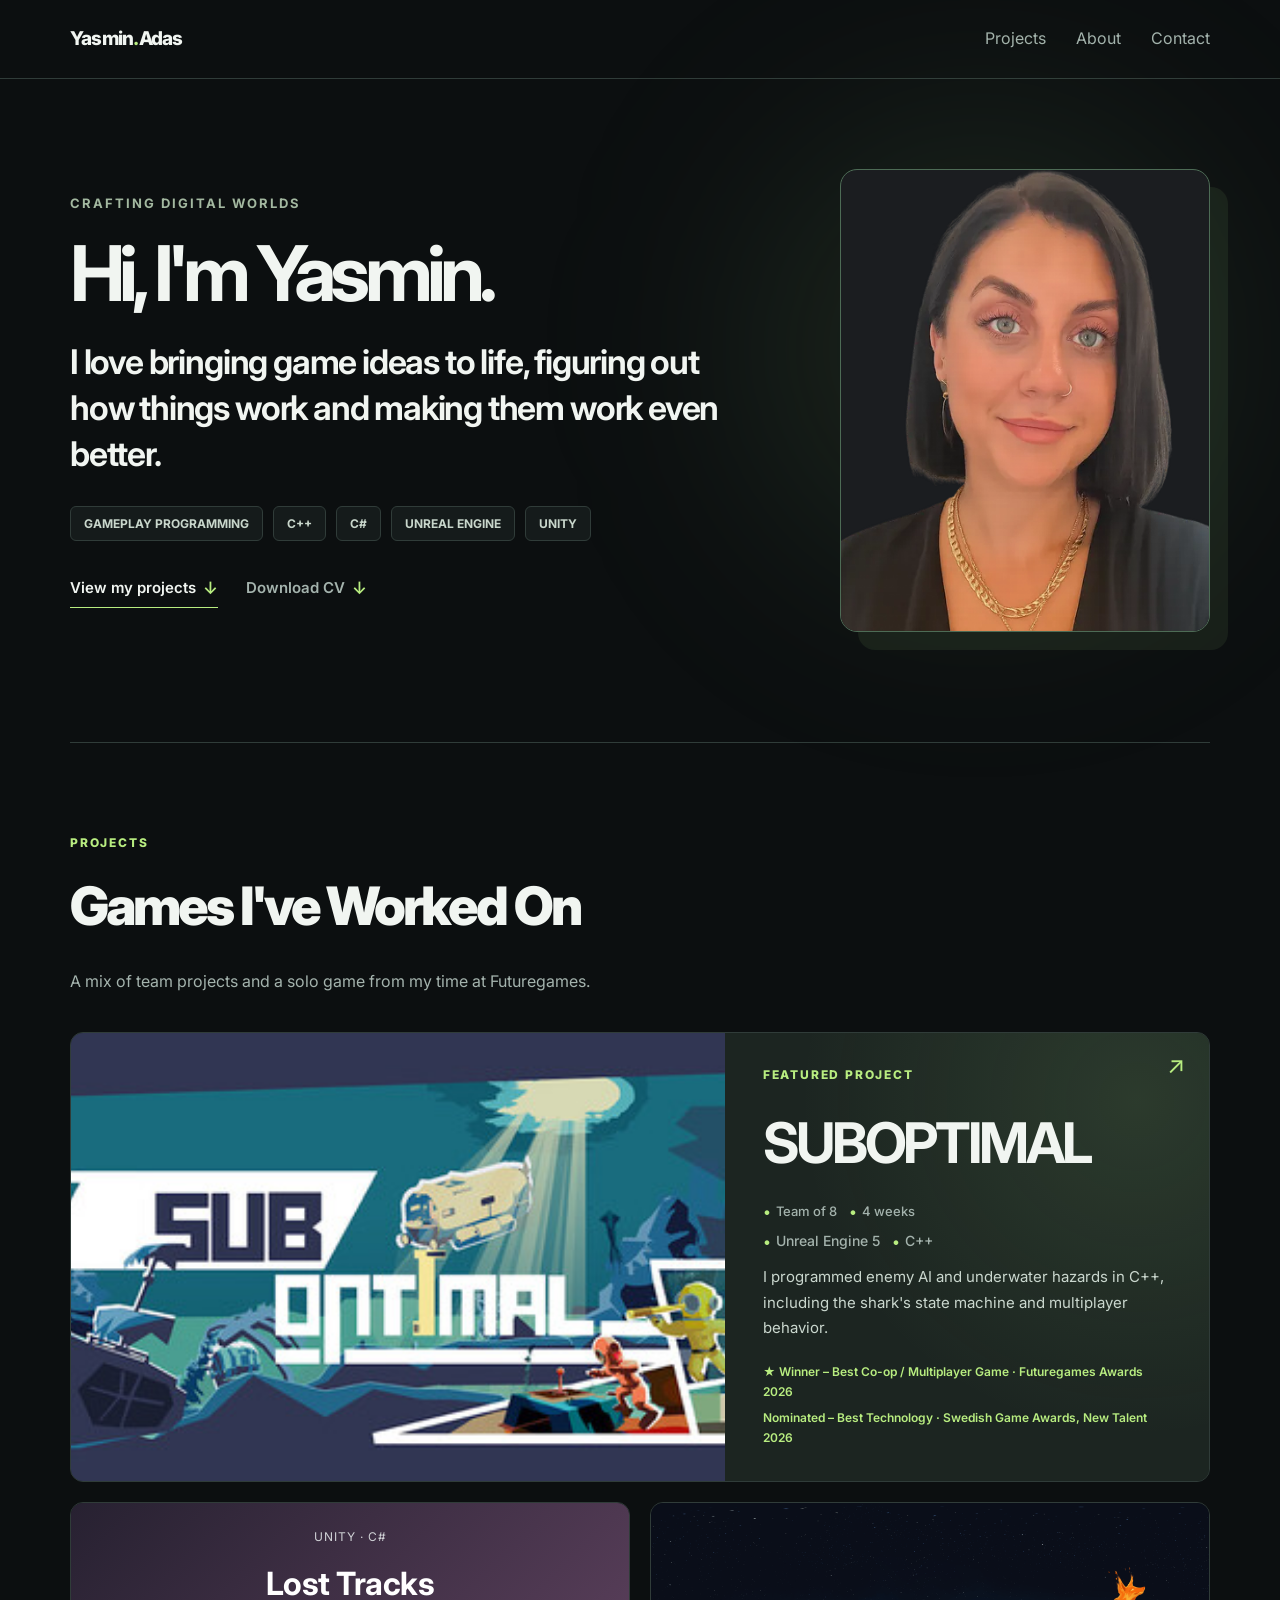
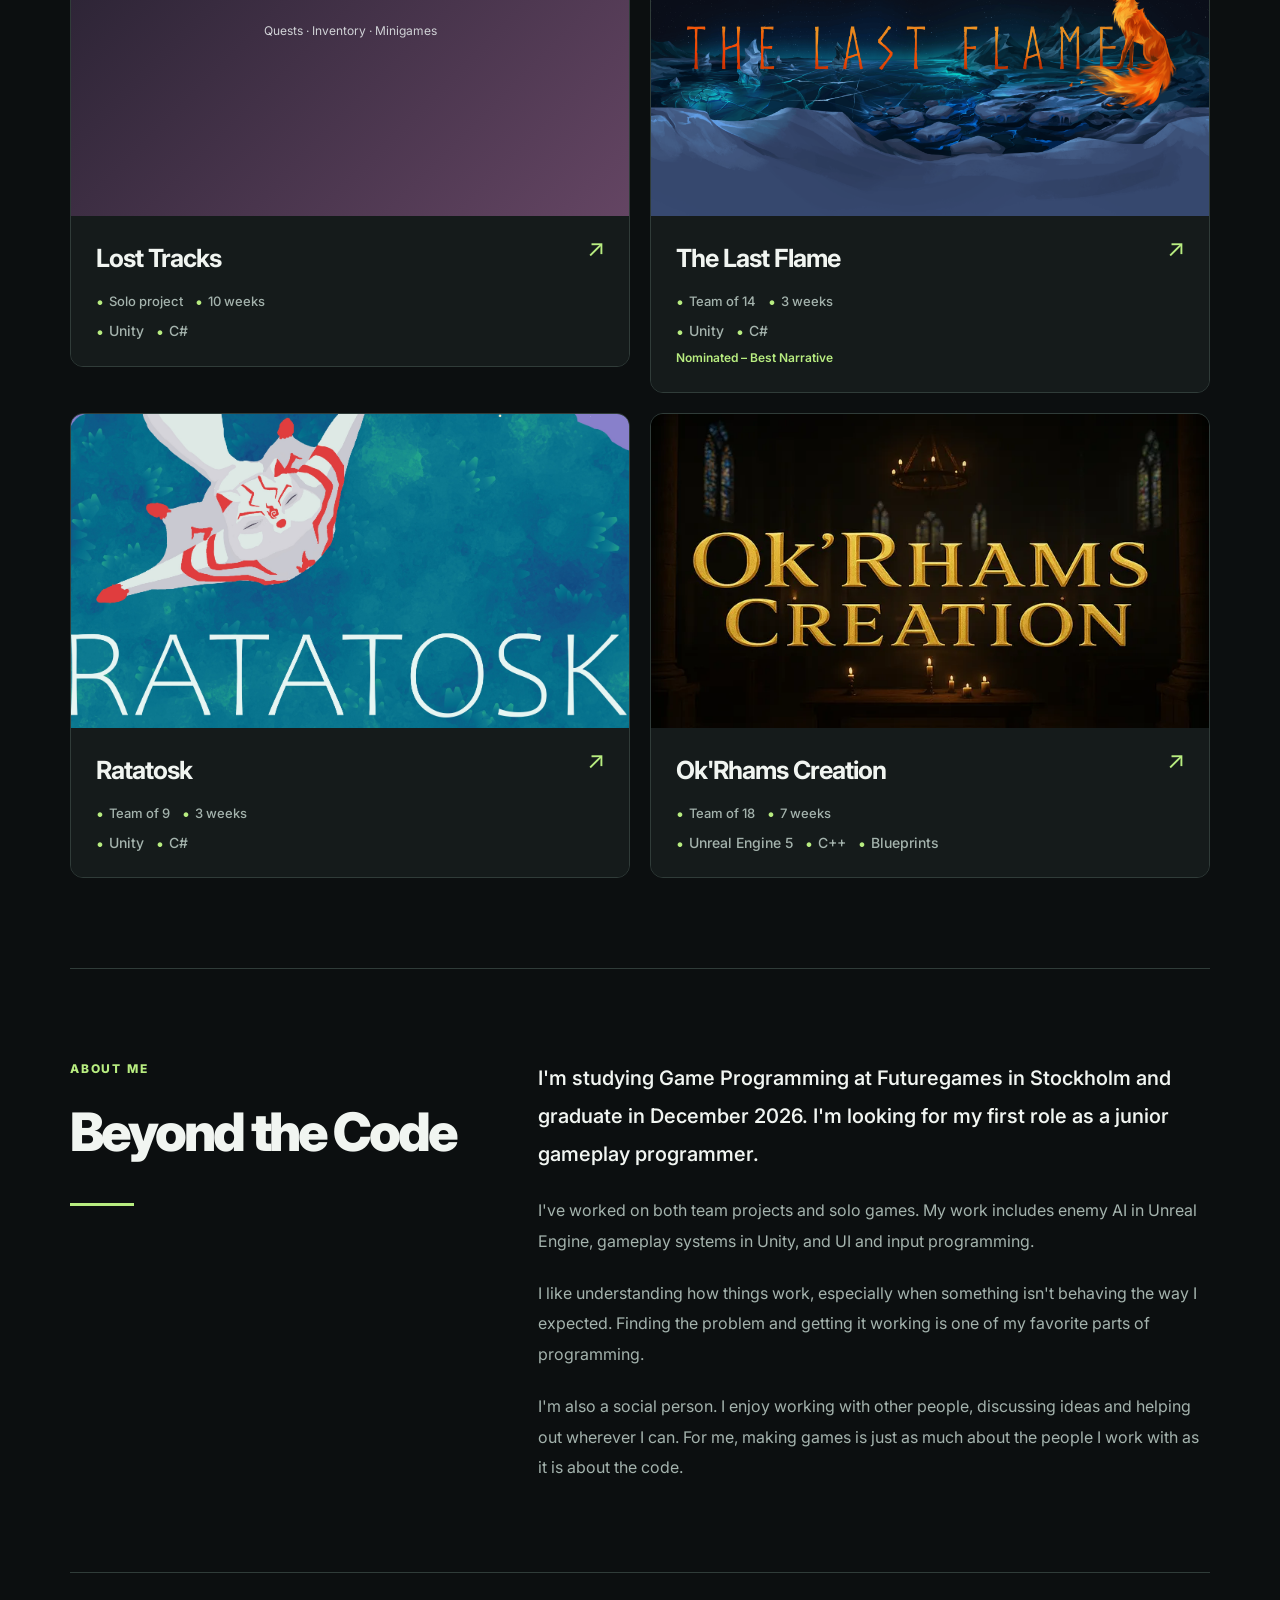
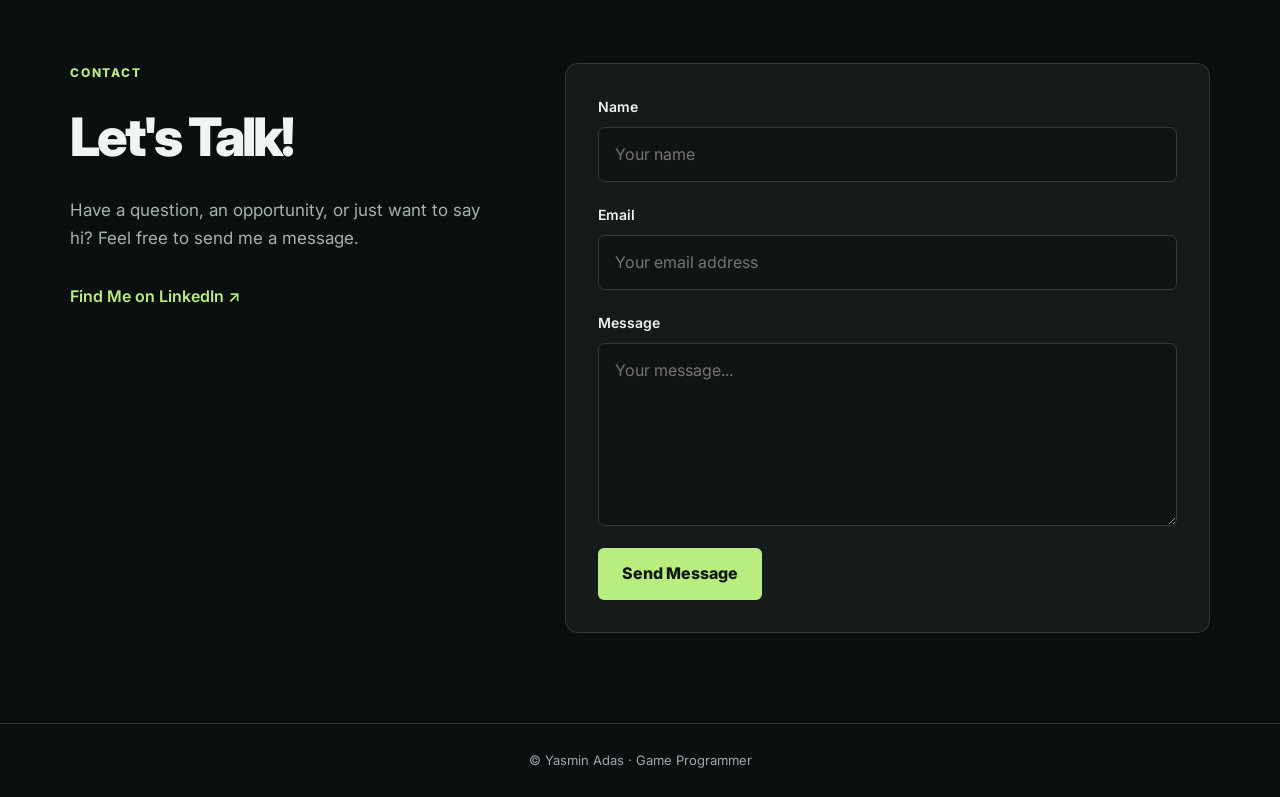
<file: index.html>
<!DOCTYPE html>
<html lang="en">
<head>
<meta charset="UTF-8">
<meta name="viewport" content="width=device-width, initial-scale=1.0">
<meta name="description" content="Yasmin Adas – Game Programmer working with C++, C#, Unreal Engine and Unity.">
<title>Yasmin Adas | Game Programmer</title>
<link rel="stylesheet" href="style.css">

<style>
:root {
    --home-bg: #0c0f10;
    --home-panel: #151b1b;
    --home-panel-light: #1c2521;
    --home-line: #303c39;
    --home-text: #f1f5f1;
    --home-muted: #a4b3ad;
    --home-accent: #b8ed80;
}

body {
    background: var(--home-bg);
    color: var(--home-text);
}

header {
    background: var(--home-bg);
    border-color: var(--home-line);
}

nav {
    max-width: 1188px;
}

.site-name {
    font-size: 19px;
    font-weight: 800;
    letter-spacing: -.04em;
}

.site-name span {
    color: var(--home-accent);
}

.nav-links a {
    color: var(--home-muted);
}

.nav-links a:hover {
    color: var(--home-accent);
}

main {
    max-width: 1188px;
}

/* HERO */

#home {
    position: relative;
    min-height: 660px;
    padding: 90px 0 110px;
}

#home::before {
    content: "";
    position: absolute;
    width: 460px;
    height: 460px;
    right: 0;
    top: 40px;
    border-radius: 50%;
    background: rgba(130, 184, 112, .12);
    filter: blur(110px);
    pointer-events: none;
}

#home .hero-content {
    position: relative;
    z-index: 1;
    grid-template-columns: minmax(0, 1.35fr) minmax(0, .75fr);
    gap: 65px;
}

#home .hero-label {
    color: var(--home-accent);
    font-size: 12px;
    font-weight: 800;
    letter-spacing: .16em;
}

#home .hero-text h1 {
    font-size: clamp(48px, 6vw, 82px);
    letter-spacing: -.075em;
    line-height: 1.05;
    margin-bottom: 24px;
}

#home .hero-text .hero-description {
    max-width: 650px;
    margin-bottom: 20px;
    color: var(--home-text);
    font-size: clamp(23px, 3vw, 34px);
    line-height: 1.35;
    font-weight: 650;
    letter-spacing: -.035em;
}

#home .hero-tech {
    display: flex;
    flex-wrap: wrap;
    gap: 10px;
    margin-top: 29px;
}

.hero-tech span {
    padding: 7px 13px;
    border: 1px solid var(--home-line);
    border-radius: 6px;
    background: var(--home-panel);
    color: #c8d6cb;
    font-size: 12px;
    font-weight: 700;
}

/* HERO LINKS */

#home .hero-actions {
    display: flex;
    flex-wrap: wrap;
    align-items: center;
    gap: 28px;
    margin-top: 34px;
}

#home .hero-actions a,
#home .hero-actions a.primary-button,
#home .hero-actions a.secondary-button {
    display: inline-flex;
    align-items: center;
    gap: 7px;
    width: auto;
    min-height: 0;
    padding: 0 0 5px;
    border: 0;
    border-bottom: 1px solid transparent;
    border-radius: 0;
    background: transparent;
    box-shadow: none;
    color: var(--home-text);
    font-size: 15px;
    font-weight: 600;
    text-decoration: none;
    transition: color .2s ease, border-color .2s ease;
}

#home .hero-actions a.primary-button {
    border-bottom-color: var(--home-accent);
}

#home .hero-actions a.secondary-button {
    color: var(--home-muted);
}

#home .hero-actions a:hover {
    color: var(--home-accent);
    border-bottom-color: var(--home-accent);
    background: transparent;
    transform: none;
}

.hero-link-arrow {
    color: var(--home-accent);
    font-size: 17px;
}

#home .hero-photo {
    position: relative;
    max-width: 370px;
    aspect-ratio: 4 / 5;
    border-radius: 17px;
    border: 1px solid #4d6b55;
    box-shadow: 18px 18px 0 rgba(125, 177, 111, .10);
}

#home .hero-photo img {
    object-fit: cover;
}

/* SECTIONS */

#projects,
#about,
#contact {
    padding: 90px 0;
    border-color: var(--home-line);
}

.section-label {
    color: var(--home-accent);
    font-size: 12px;
    font-weight: 800;
    letter-spacing: .15em;
}

.section-heading h2,
#about h2,
#contact h2 {
    margin-bottom: 18px;
    font-size: clamp(36px, 4.5vw, 53px);
    font-weight: 850;
    letter-spacing: -.055em;
}

.section-description {
    max-width: 650px;
    color: var(--home-muted);
    line-height: 1.85;
}

/* PROJECT CARDS */

.projects-grid {
    display: grid;
    grid-template-columns: repeat(2, minmax(0, 1fr));
    gap: 20px;
    align-items: start;
}

.project-card {
    position: relative;
    overflow: hidden;
    height: auto;
    min-height: 0;
    padding: 0;
    border: 1px solid var(--home-line);
    border-radius: 13px;
    background: var(--home-panel);
    align-self: start;
    transition:
        transform .2s ease,
        border-color .2s ease,
        box-shadow .2s ease;
}

.project-card:hover,
.project-card:focus-within {
    transform: translateY(-4px);
    border-color: var(--home-accent);
    box-shadow: 0 15px 40px rgba(0,0,0,.18);
}

.project-card-link {
    display: block;
    height: auto;
    min-height: 0;
}

.project-image {
    display: block;
    width: 100%;
    border-radius: 0;
    aspect-ratio: 16 / 9;
    object-fit: cover;
    transition: transform .35s ease;
}

.project-card:hover .project-image {
    transform: scale(1.025);
}

.project-media {
    overflow: hidden;
    background: #1c2323;
}

.project-info {
    position: relative;
    height: auto;
    min-height: 0;
    padding: 22px 25px 23px;
    background: var(--home-panel);
}

.project-info h3 {
    margin: 0 0 13px;
    font-size: 25px;
    letter-spacing: -.04em;
}

.project-info p {
    color: var(--home-muted);
}

/* PROJECT DETAILS */

.project-info .project-details,
.project-info .project-technologies {
    display: flex;
    align-items: center;
    flex-wrap: wrap;
    gap: 12px;
    margin: 0;
    color: var(--home-muted);
    font-size: 13px;
    font-weight: 500;
}

.project-info .project-technologies {
    margin-top: 8px;
    font-size: 14px;
}

.detail-item {
    display: inline-flex;
    align-items: center;
    gap: 5px;
    white-space: nowrap;
}

.detail-dot {
    color: var(--home-accent);
    font-size: 15px;
    line-height: 1;
}

.project-arrow {
    position: absolute;
    top: 20px;
    right: 24px;
    color: var(--home-accent);
    font-size: 24px;
    line-height: 1;
}

.project-info .award {
    color: var(--home-accent);
    font-size: 12px;
    line-height: 1.7;
}

/* FEATURED PROJECT */

.project-card.featured {
    grid-column: 1 / -1;
    background: var(--home-panel-light);
}

.project-card.featured .project-card-link {
    display: grid;
    grid-template-columns: minmax(0, 1.35fr) minmax(0, 1fr);
}

.project-card.featured .project-media {
    min-height: 350px;
}

.project-card.featured .project-image {
    width: 100%;
    height: 100%;
    min-height: 350px;
    object-fit: cover;
    aspect-ratio: auto;
}

.project-card.featured .project-info {
    display: flex;
    flex-direction: column;
    justify-content: center;
    padding: 32px 38px;
    background:
        radial-gradient(
            circle at 85% 15%,
            rgba(155, 210, 128, .12),
            transparent 60%
        ),
        var(--home-panel-light);
}

.featured-label {
    margin-bottom: 14px;
    color: var(--home-accent);
    font-size: 12px;
    letter-spacing: .15em;
    font-weight: 800;
}

.project-card.featured h3 {
    font-size: clamp(35px, 5vw, 56px);
    letter-spacing: -.06em;
}

.featured-description {
    margin: 12px 0 16px !important;
    color: #cad7ce !important;
    font-size: 15px !important;
    line-height: 1.7;
}

/* LOST TRACKS PLACEHOLDER */

.project-placeholder {
    min-height: 240px;
}

.losttracks {
    background: linear-gradient(135deg, #272131, #644563);
}

.placeholder-content strong {
    color: #fff;
}

/* ABOUT */

#about {
    position: relative;
}

.about-layout {
    display: grid;
    grid-template-columns: minmax(0, .75fr) minmax(0, 1.25fr);
    gap: 65px;
    align-items: start;
}

.about-heading::after {
    content: "";
    display: block;
    width: 64px;
    height: 3px;
    margin-top: 28px;
    background: var(--home-accent);
}

.about-content {
    max-width: 720px;
}

.about-content p {
    color: var(--home-muted);
    font-size: 16px;
    line-height: 1.9;
    margin-bottom: 22px;
}

.about-content p:first-child {
    color: var(--home-text);
    font-size: 20px;
    font-weight: 550;
}

/* CONTACT */

.contact-layout {
    display: grid;
    grid-template-columns: minmax(0, .8fr) minmax(0, 1.2fr);
    gap: 65px;
    align-items: start;
}

.contact-intro {
    color: var(--home-muted);
}

#contact-form {
    max-width: none;
    padding: 32px;
    background: var(--home-panel);
    border: 1px solid var(--home-line);
    border-radius: 13px;
}

.form-group input,
.form-group textarea {
    background: #101514;
    border-color: var(--home-line);
    border-radius: 7px;
}

#contact-submit {
    background: var(--home-accent);
    color: #101910;
    font-weight: 800;
}

.social-links {
    margin-top: 24px;
}

.social-links a {
    color: var(--home-accent);
}

/* ACCESSIBILITY */

.project-card-link:focus-visible,
a:focus-visible,
button:focus-visible {
    outline: 2px solid var(--home-accent);
    outline-offset: 3px;
}

/* MOBILE TOUCH */

@media (hover: none) {
    .project-card:active {
        border-color: var(--home-accent);
    }

    .project-card-link:active .project-info {
        background: #233027;
    }
}

/* TABLET */

@media (max-width: 900px) {
    #home .hero-content {
        gap: 30px;
    }

    .project-card.featured .project-info {
        padding: 28px;
    }

    .about-layout,
    .contact-layout {
        gap: 35px;
    }
}

/* MOBILE */

@media (max-width: 700px) {
    nav {
        padding: 20px 24px;
    }

    #home {
        min-height: auto;
        padding: 65px 0;
    }

    #home .hero-content {
        grid-template-columns: 1fr;
        gap: 40px;
    }

    #home .hero-text h1 {
        font-size: clamp(43px, 11vw, 65px);
    }

    #home .hero-text .hero-description {
        font-size: clamp(22px, 6vw, 29px);
    }

    #home .hero-photo {
        justify-self: center;
        width: min(100%, 330px);
    }

    #projects,
    #about,
    #contact {
        padding: 65px 0;
    }

    .projects-grid {
        grid-template-columns: 1fr;
    }

    .project-card.featured {
        grid-column: auto;
    }

    .project-card.featured .project-card-link {
        grid-template-columns: 1fr;
    }

    .project-card.featured .project-media {
        min-height: auto;
    }

    .project-card.featured .project-image {
        min-height: auto;
        aspect-ratio: 16 / 9;
    }

    .project-card.featured .project-info {
        padding: 25px;
    }

    .about-layout,
    .contact-layout {
        grid-template-columns: 1fr;
        gap: 25px;
    }

    #contact-form {
        padding: 22px;
    }

    #home .hero-actions {
        gap: 22px;
    }
}

@media (prefers-reduced-motion: reduce) {
    .project-card,
    .project-image,
    #home .hero-actions a {
        transition: none;
    }
}
</style>
</head>

<body>

<!-- NAVIGATION -->

<header>
    <nav>
        <a class="site-name" href="#home">
            Yasmin<span>.</span>Adas
        </a>

        <div class="nav-links">
            <a href="#projects">Projects</a>
            <a href="#about">About</a>
            <a href="#contact">Contact</a>
        </div>
    </nav>
</header>

<main>

<!-- HERO -->

<section id="home">
    <div class="hero-content">

        <div class="hero-text">

            <p class="hero-label">
                CRAFTING DIGITAL WORLDS
            </p>

            <h1>Hi, I'm Yasmin.</h1>

            <p class="hero-description">
                I love bringing game ideas to life, figuring out
                how things work and making them work even better.
            </p>

            <div class="hero-tech">
                <span>GAMEPLAY PROGRAMMING</span>
                <span>C++</span>
                <span>C#</span>
                <span>UNREAL ENGINE</span>
                <span>UNITY</span>
            </div>

            <div class="hero-actions">
                <a class="primary-button" href="#projects">
                    View my projects
                    <span class="hero-link-arrow" aria-hidden="true">↓</span>
                </a>

                <a class="secondary-button"
                   href="CV/Yasmin_Adas_CV.pdf"
                   download="Yasmin_Adas_CV.pdf">
                    Download CV
                    <span class="hero-link-arrow" aria-hidden="true">↓</span>
                </a>
            </div>

        </div>

        <div class="hero-photo">
            <img
                src="images/selfie.webp"
                alt="Portrait of Yasmin Adas"
                fetchpriority="high"
            >
        </div>

    </div>
</section>

<!-- PROJECTS -->

<section id="projects">

    <div class="section-heading">
        <p class="section-label">PROJECTS</p>

        <h2>Games I've Worked On</h2>

        <p class="section-description">
            A mix of team projects and a solo game
            from my time at Futuregames.
        </p>
    </div>

    <div class="projects-grid">

        <!-- SUBOPTIMAL -->

        <article class="project-card featured">
            <a class="project-card-link" href="suboptimal.html">

                <div class="project-media">
                    <img
                        src="images/suboptimal.jpg"
                        alt="SUBOPTIMAL artwork"
                        class="project-image"
                        loading="lazy"
                    >
                </div>

                <div class="project-info">

                    <span class="featured-label">
                        FEATURED PROJECT
                    </span>

                    <h3>SUBOPTIMAL</h3>

                    <div class="project-details">
                        <span class="detail-item">
                            <span class="detail-dot">•</span>
                            Team of 8
                        </span>
                        <span class="detail-item">
                            <span class="detail-dot">•</span>
                            4 weeks
                        </span>
                    </div>

                    <div class="project-technologies">
                        <span class="detail-item">
                            <span class="detail-dot">•</span>
                            Unreal Engine 5
                        </span>
                        <span class="detail-item">
                            <span class="detail-dot">•</span>
                            C++
                        </span>
                    </div>

                    <p class="featured-description">
                        I programmed enemy AI and underwater
                        hazards in C++, including the shark's
                        state machine and multiplayer behavior.
                    </p>

                    <span class="award">
                        ★ Winner – Best Co-op / Multiplayer Game
                        · Futuregames Awards 2026
                    </span>

                    <span class="award">
                        Nominated – Best Technology
                        · Swedish Game Awards, New Talent 2026
                    </span>

                    <span class="project-arrow" aria-hidden="true">
                        ↗
                    </span>
                </div>

            </a>
        </article>

        <!-- LOST TRACKS -->

        <article class="project-card">
            <a class="project-card-link" href="losttracks.html">

                <div class="project-media">
                    <div class="project-image project-placeholder losttracks">
                        <div class="placeholder-content">
                            <span>UNITY · C#</span>
                            <strong>Lost Tracks</strong>
                            <span>
                                Quests · Inventory · Minigames
                            </span>
                        </div>
                    </div>
                </div>

                <div class="project-info">

                    <h3>Lost Tracks</h3>

                    <div class="project-details">
                        <span class="detail-item">
                            <span class="detail-dot">•</span>
                            Solo project
                        </span>
                        <span class="detail-item">
                            <span class="detail-dot">•</span>
                            10 weeks
                        </span>
                    </div>

                    <div class="project-technologies">
                        <span class="detail-item">
                            <span class="detail-dot">•</span>
                            Unity
                        </span>
                        <span class="detail-item">
                            <span class="detail-dot">•</span>
                            C#
                        </span>
                    </div>

                    <span class="project-arrow" aria-hidden="true">
                        ↗
                    </span>
                </div>

            </a>
        </article>

        <!-- THE LAST FLAME -->

        <article class="project-card">
            <a class="project-card-link" href="thelastflame.html">

                <div class="project-media">
                    <img
                        src="images/thelastflame.png"
                        alt="The Last Flame artwork"
                        class="project-image"
                        loading="lazy"
                    >
                </div>

                <div class="project-info">

                    <h3>The Last Flame</h3>

                    <div class="project-details">
                        <span class="detail-item">
                            <span class="detail-dot">•</span>
                            Team of 14
                        </span>
                        <span class="detail-item">
                            <span class="detail-dot">•</span>
                            3 weeks
                        </span>
                    </div>

                    <div class="project-technologies">
                        <span class="detail-item">
                            <span class="detail-dot">•</span>
                            Unity
                        </span>
                        <span class="detail-item">
                            <span class="detail-dot">•</span>
                            C#
                        </span>
                    </div>

                    <span class="award">
                        Nominated – Best Narrative
                    </span>

                    <span class="project-arrow" aria-hidden="true">
                        ↗
                    </span>
                </div>

            </a>
        </article>

        <!-- RATATOSK -->

        <article class="project-card">
            <a class="project-card-link" href="ratatosk.html">

                <div class="project-media">
                    <img
                        src="images/ratatosk.jpg"
                        alt="Ratatosk artwork"
                        class="project-image"
                        loading="lazy"
                    >
                </div>

                <div class="project-info">

                    <h3>Ratatosk</h3>

                    <div class="project-details">
                        <span class="detail-item">
                            <span class="detail-dot">•</span>
                            Team of 9
                        </span>
                        <span class="detail-item">
                            <span class="detail-dot">•</span>
                            3 weeks
                        </span>
                    </div>

                    <div class="project-technologies">
                        <span class="detail-item">
                            <span class="detail-dot">•</span>
                            Unity
                        </span>
                        <span class="detail-item">
                            <span class="detail-dot">•</span>
                            C#
                        </span>
                    </div>

                    <span class="project-arrow" aria-hidden="true">
                        ↗
                    </span>
                </div>

            </a>
        </article>

        <!-- OK'RHAMS CREATION -->

        <article class="project-card">
            <a class="project-card-link" href="okrhamscreation.html">

                <div class="project-media">
                    <img
                        src="images/okrhamscreation.webp"
                        alt="Ok'Rhams Creation artwork"
                        class="project-image"
                        loading="lazy"
                    >
                </div>

                <div class="project-info">

                    <h3>Ok'Rhams Creation</h3>

                    <div class="project-details">
                        <span class="detail-item">
                            <span class="detail-dot">•</span>
                            Team of 18
                        </span>
                        <span class="detail-item">
                            <span class="detail-dot">•</span>
                            7 weeks
                        </span>
                    </div>

                    <div class="project-technologies">
                        <span class="detail-item">
                            <span class="detail-dot">•</span>
                            Unreal Engine 5
                        </span>
                        <span class="detail-item">
                            <span class="detail-dot">•</span>
                            C++
                        </span>
                        <span class="detail-item">
                            <span class="detail-dot">•</span>
                            Blueprints
                        </span>
                    </div>

                    <span class="project-arrow" aria-hidden="true">
                        ↗
                    </span>
                </div>

            </a>
        </article>

    </div>
</section>

<!-- ABOUT -->

<section id="about">
    <div class="about-layout">

        <div class="about-heading">
            <p class="section-label">ABOUT ME</p>
            <h2>Beyond the Code</h2>
        </div>

        <div class="about-content">

            <p>
                I'm studying Game Programming at Futuregames
                in Stockholm and graduate in December 2026.
                I'm looking for my first role as a junior
                gameplay programmer.
            </p>

            <p>
                I've worked on both team projects
                and solo games. My work includes
                enemy AI in Unreal Engine,
                gameplay systems in Unity,
                and UI and input programming.
            </p>

            <p>
                I like understanding how things work,
                especially when something isn't
                behaving the way I expected.
                Finding the problem and getting
                it working is one of my favorite
                parts of programming.
            </p>

            <p>
                I'm also a social person.
                I enjoy working with other people,
                discussing ideas and helping out
                wherever I can. For me, making games
                is just as much about the people
                I work with as it is about the code.
            </p>

        </div>
    </div>
</section>

<!-- CONTACT -->

<section id="contact">

    <div class="contact-layout">

        <div>
            <p class="section-label">CONTACT</p>
            <h2>Let's Talk!</h2>

            <p class="contact-intro">
                Have a question, an opportunity,
                or just want to say hi?
                Feel free to send me a message.
            </p>

            <div class="social-links">
                <a
                    href="https://www.linkedin.com/in/yasminadas0/"
                    target="_blank"
                    rel="noopener noreferrer"
                >
                    Find Me on LinkedIn ↗
                </a>
            </div>
        </div>

        <form
            id="contact-form"
            action="https://api.web3forms.com/submit"
            method="POST"
        >
            <input
                type="hidden"
                name="access_key"
                value="6d12b110-4791-475f-9208-7886b071cc68"
            >

            <input
                type="hidden"
                name="subject"
                value="New Portfolio Contact Message"
            >

            <input
                type="hidden"
                name="from_name"
                value="Yasmin Adas Portfolio"
            >

            <input
                type="checkbox"
                name="botcheck"
                style="display:none"
                tabindex="-1"
                autocomplete="off"
                aria-hidden="true"
            >

            <div class="form-group">
                <label for="contact-name">Name</label>
                <input
                    type="text"
                    id="contact-name"
                    name="name"
                    placeholder="Your name"
                    maxlength="100"
                    autocomplete="name"
                    required
                >
            </div>

            <div class="form-group">
                <label for="contact-email">Email</label>
                <input
                    type="email"
                    id="contact-email"
                    name="email"
                    placeholder="Your email address"
                    maxlength="254"
                    autocomplete="email"
                    required
                >
            </div>

            <div class="form-group">
                <label for="contact-message">Message</label>
                <textarea
                    id="contact-message"
                    name="message"
                    rows="6"
                    placeholder="Your message..."
                    maxlength="5000"
                    required
                ></textarea>
            </div>

            <button type="submit" id="contact-submit">
                Send Message
            </button>

            <p
                id="form-status"
                role="status"
                aria-live="polite"
            ></p>

        </form>

    </div>
</section>

</main>

<footer>
    <p>© Yasmin Adas · Game Programmer</p>
</footer>

<!-- CONTACT FORM -->

<script>
const contactForm = document.getElementById("contact-form");
const contactSubmit = document.getElementById("contact-submit");
const formStatus = document.getElementById("form-status");

contactForm.addEventListener("submit", async (event) => {
    event.preventDefault();

    contactSubmit.disabled = true;
    contactSubmit.textContent = "Sending...";
    formStatus.textContent = "";

    try {
        const formData = new FormData(contactForm);

        const response = await fetch(contactForm.action, {
            method: "POST",
            body: formData,
            headers: {
                Accept: "application/json"
            }
        });

        const result = await response.json();

        if (response.ok && result.success) {
            formStatus.textContent =
                "Thank you! Your message has been sent.";
            contactForm.reset();
        } else {
            formStatus.textContent =
                "Something went wrong. Please try again.";
        }
    } catch (error) {
        formStatus.textContent =
            "Unable to send your message. Please try again.";
    } finally {
        contactSubmit.disabled = false;
        contactSubmit.textContent = "Send Message";
    }
});
</script>

</body>
</html>
</file>
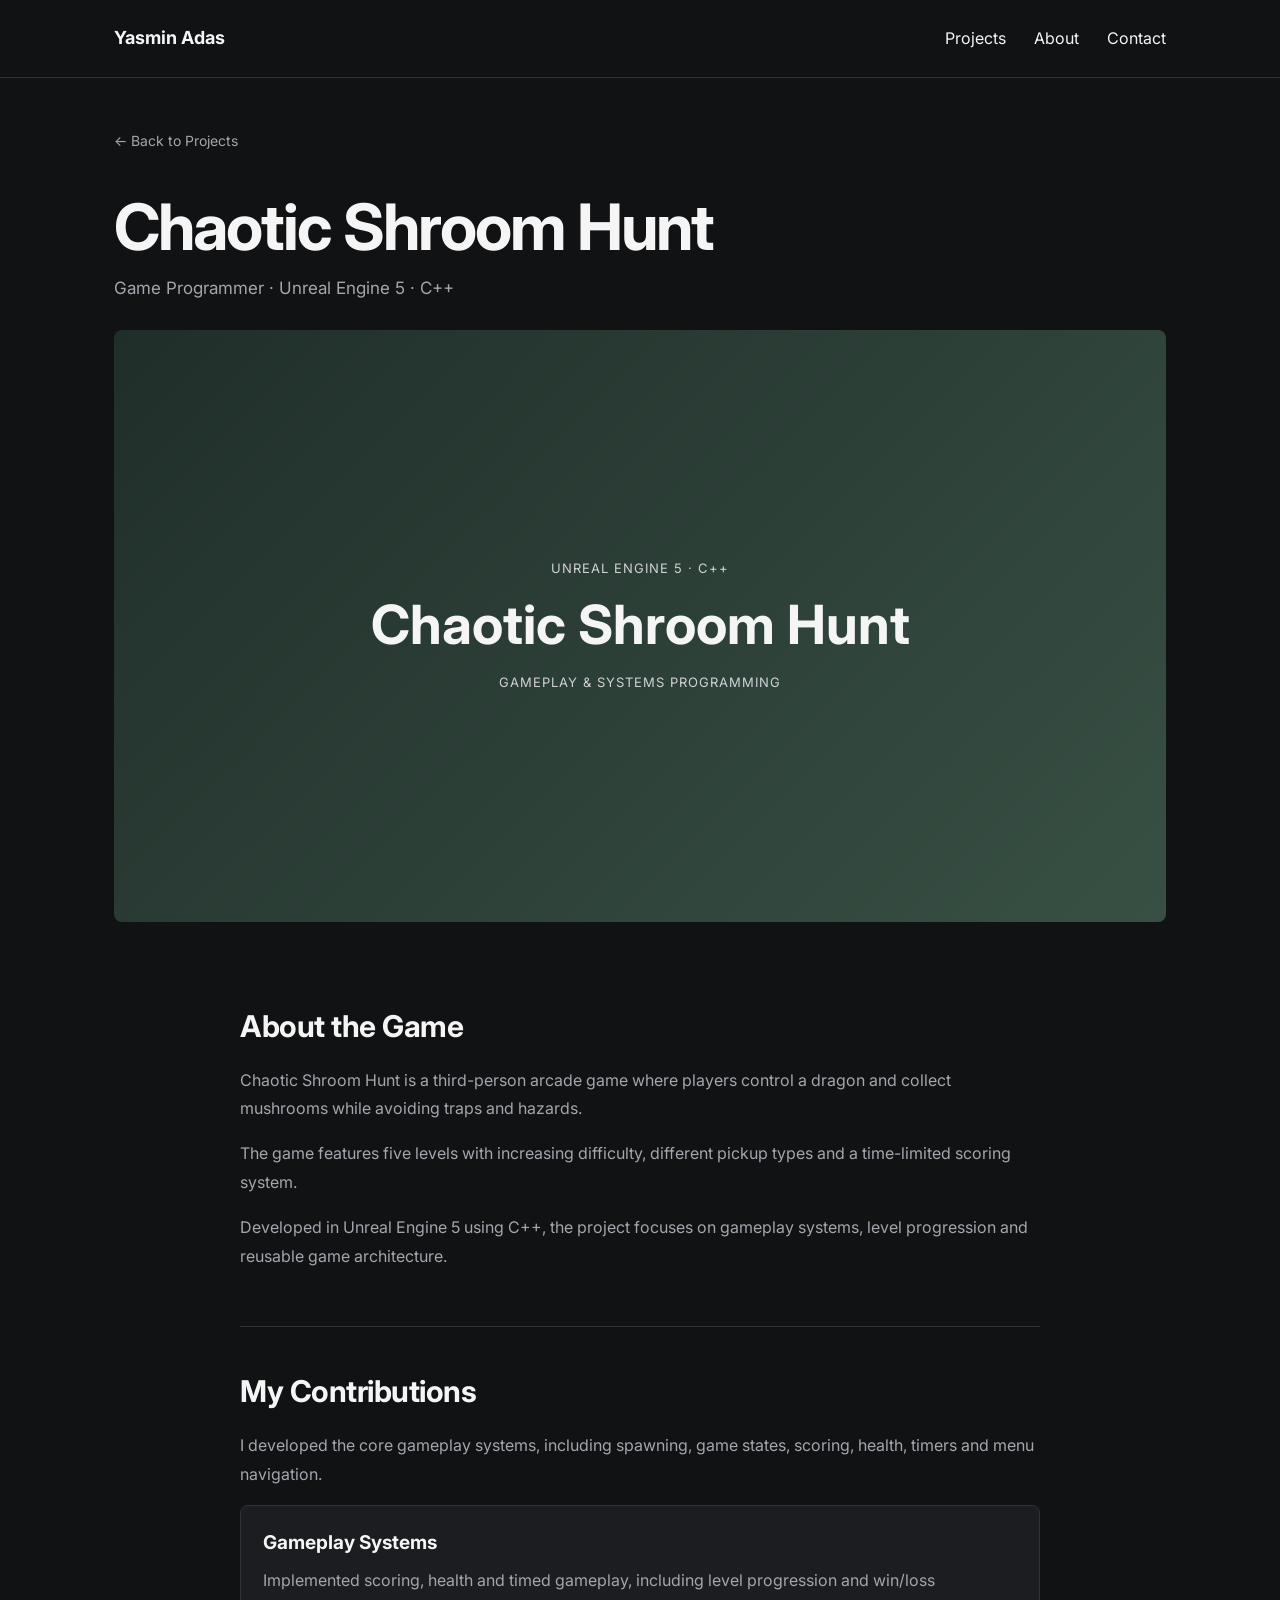
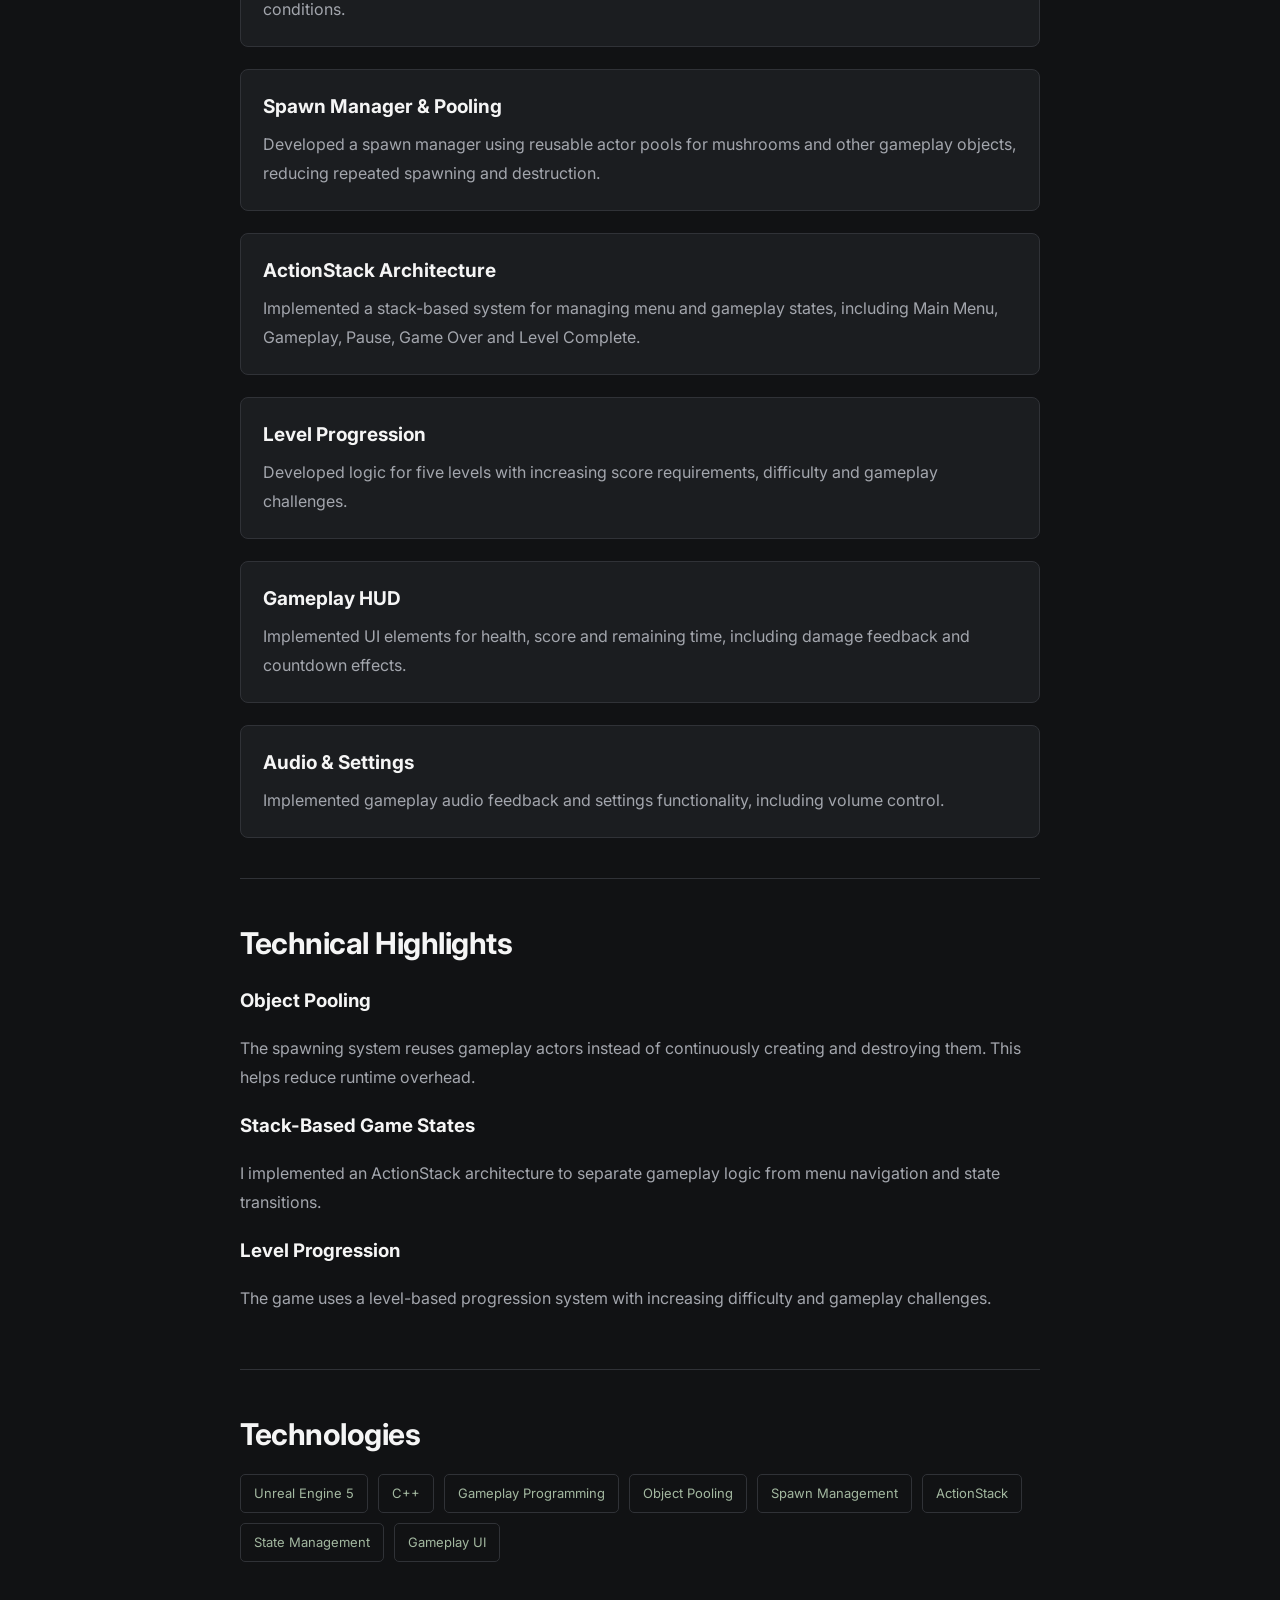
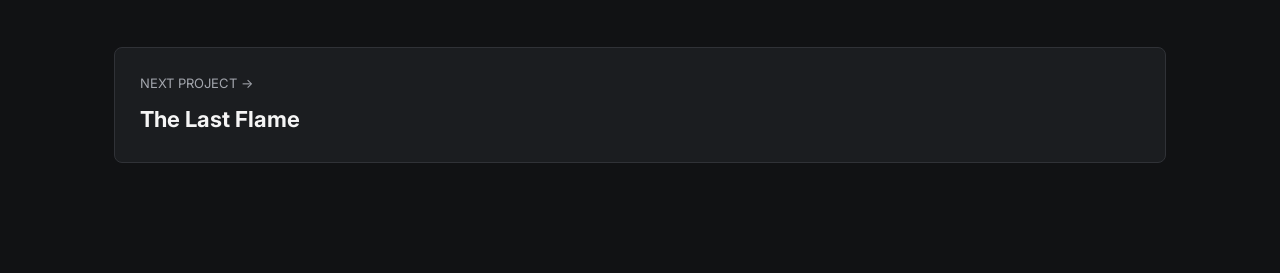
<file: chaoticshroomhunt.html>
<!DOCTYPE html>
<html lang="en">
<head>
    <meta charset="UTF-8">
    <meta name="viewport" content="width=device-width, initial-scale=1.0">
    <meta name="description" content="Chaotic Shroom Hunt - Unreal Engine C++ Gameplay Programming by Yasmin Adas">
    <title>Chaotic Shroom Hunt | Yasmin Adas</title>
    <link rel="stylesheet" href="style.css">

    <style>
        .shroom-hero {
            display: flex;
            flex-direction: column;
            align-items: center;
            justify-content: center;
            gap: 14px;
            width: 100%;
            min-height: 300px;
            aspect-ratio: 16 / 9;
            padding: 30px;
            background: linear-gradient(135deg, #202e2a, #385044);
            border-radius: 8px;
            text-align: center;
        }

        .shroom-hero strong {
            font-size: clamp(30px, 5vw, 54px);
            line-height: 1.2;
        }

        .shroom-hero span {
            color: #d0d2d6;
            font-size: 13px;
            letter-spacing: 1px;
        }

        .contribution-list {
            display: grid;
            gap: 22px;
        }

        .contribution-item {
            padding: 22px;
            background: var(--surface);
            border: 1px solid var(--border);
            border-radius: 8px;
        }

        .contribution-item h3 {
            margin: 0 0 8px;
            font-size: 19px;
        }

        .contribution-item p {
            margin: 0;
        }

        .tech-tags {
            display: flex;
            flex-wrap: wrap;
            gap: 10px;
        }

        .tech-tag {
            padding: 8px 13px;
            border: 1px solid var(--border);
            border-radius: 5px;
            color: var(--accent);
            font-size: 13px;
        }

        /* Next project navigation */
        .next-project {
            display: block;
            margin: 45px 0 20px;
            padding: 25px;
            background: var(--surface);
            border: 1px solid var(--border);
            border-radius: 8px;
            transition: border-color 0.2s ease;
        }

        .next-project:hover,
        .next-project:focus-visible {
            border-color: var(--accent);
        }

        .next-project span {
            display: block;
            margin-bottom: 8px;
            color: var(--muted);
            font-size: 13px;
        }

        .next-project strong {
            color: var(--text);
            font-size: 22px;
        }

        @media (prefers-reduced-motion: reduce) {
            .next-project {
                transition: none;
            }
        }
    </style>
</head>

<body>
    <header>
        <nav>
            <a href="index.html#home">Yasmin Adas</a>

            <div>
                <a href="index.html#projects">Projects</a>
                <a href="index.html#about">About</a>
                <a href="index.html#contact">Contact</a>
            </div>
        </nav>
    </header>

    <main>
        <section class="project-detail">

            <a class="back-link" href="index.html#projects">
                ← Back to Projects
            </a>

            <h1>Chaotic Shroom Hunt</h1>

            <p class="project-subtitle">
                Game Programmer · Unreal Engine 5 · C++
            </p>

            <div class="shroom-hero">
                <span>UNREAL ENGINE 5 · C++</span>
                <strong>Chaotic Shroom Hunt</strong>
                <span>GAMEPLAY & SYSTEMS PROGRAMMING</span>
            </div>

            <div class="project-detail-content">

                <!-- About -->
                <section>
                    <h2>About the Game</h2>

                    <p>
                        Chaotic Shroom Hunt is a third-person
                        arcade game where players control
                        a dragon and collect mushrooms
                        while avoiding traps and hazards.
                    </p>

                    <p>
                        The game features five levels with
                        increasing difficulty, different
                        pickup types and a time-limited
                        scoring system.
                    </p>

                    <p>
                        Developed in Unreal Engine 5 using
                        C++, the project focuses on
                        gameplay systems, level progression
                        and reusable game architecture.
                    </p>
                </section>

                <!-- Contributions -->
                <section>
                    <h2>My Contributions</h2>

                    <p>
                        I developed the core gameplay
                        systems, including spawning,
                        game states, scoring, health,
                        timers and menu navigation.
                    </p>

                    <div class="contribution-list">

                        <div class="contribution-item">
                            <h3>Gameplay Systems</h3>
                            <p>
                                Implemented scoring,
                                health and timed gameplay,
                                including level progression
                                and win/loss conditions.
                            </p>
                        </div>

                        <div class="contribution-item">
                            <h3>Spawn Manager & Pooling</h3>
                            <p>
                                Developed a spawn manager
                                using reusable actor pools
                                for mushrooms and other
                                gameplay objects, reducing
                                repeated spawning and
                                destruction.
                            </p>
                        </div>

                        <div class="contribution-item">
                            <h3>ActionStack Architecture</h3>
                            <p>
                                Implemented a stack-based
                                system for managing menu
                                and gameplay states,
                                including Main Menu,
                                Gameplay, Pause, Game Over
                                and Level Complete.
                            </p>
                        </div>

                        <div class="contribution-item">
                            <h3>Level Progression</h3>
                            <p>
                                Developed logic for
                                five levels with increasing
                                score requirements,
                                difficulty and gameplay
                                challenges.
                            </p>
                        </div>

                        <div class="contribution-item">
                            <h3>Gameplay HUD</h3>
                            <p>
                                Implemented UI elements
                                for health, score and
                                remaining time, including
                                damage feedback and
                                countdown effects.
                            </p>
                        </div>

                        <div class="contribution-item">
                            <h3>Audio & Settings</h3>
                            <p>
                                Implemented gameplay
                                audio feedback and
                                settings functionality,
                                including volume control.
                            </p>
                        </div>

                    </div>
                </section>

                <!-- Technical Highlights -->
                <section>
                    <h2>Technical Highlights</h2>

                    <h3>Object Pooling</h3>
                    <p>
                        The spawning system reuses gameplay
                        actors instead of continuously
                        creating and destroying them.
                        This helps reduce runtime overhead.
                    </p>

                    <h3>Stack-Based Game States</h3>
                    <p>
                        I implemented an ActionStack
                        architecture to separate gameplay
                        logic from menu navigation
                        and state transitions.
                    </p>

                    <h3>Level Progression</h3>
                    <p>
                        The game uses a level-based
                        progression system with increasing
                        difficulty and gameplay challenges.
                    </p>
                </section>

                <!-- Technologies -->
                <section>
                    <h2>Technologies</h2>

                    <div class="tech-tags">
                        <span class="tech-tag">Unreal Engine 5</span>
                        <span class="tech-tag">C++</span>
                        <span class="tech-tag">Gameplay Programming</span>
                        <span class="tech-tag">Object Pooling</span>
                        <span class="tech-tag">Spawn Management</span>
                        <span class="tech-tag">ActionStack</span>
                        <span class="tech-tag">State Management</span>
                        <span class="tech-tag">Gameplay UI</span>
                    </div>
                </section>

            </div>

            <!-- Next Project -->
            <a class="next-project" href="thelastflame.html">
                <span>NEXT PROJECT →</span>
                <strong>The Last Flame</strong>
            </a>

        </section>
    </main>
</body>
</html>
</file>
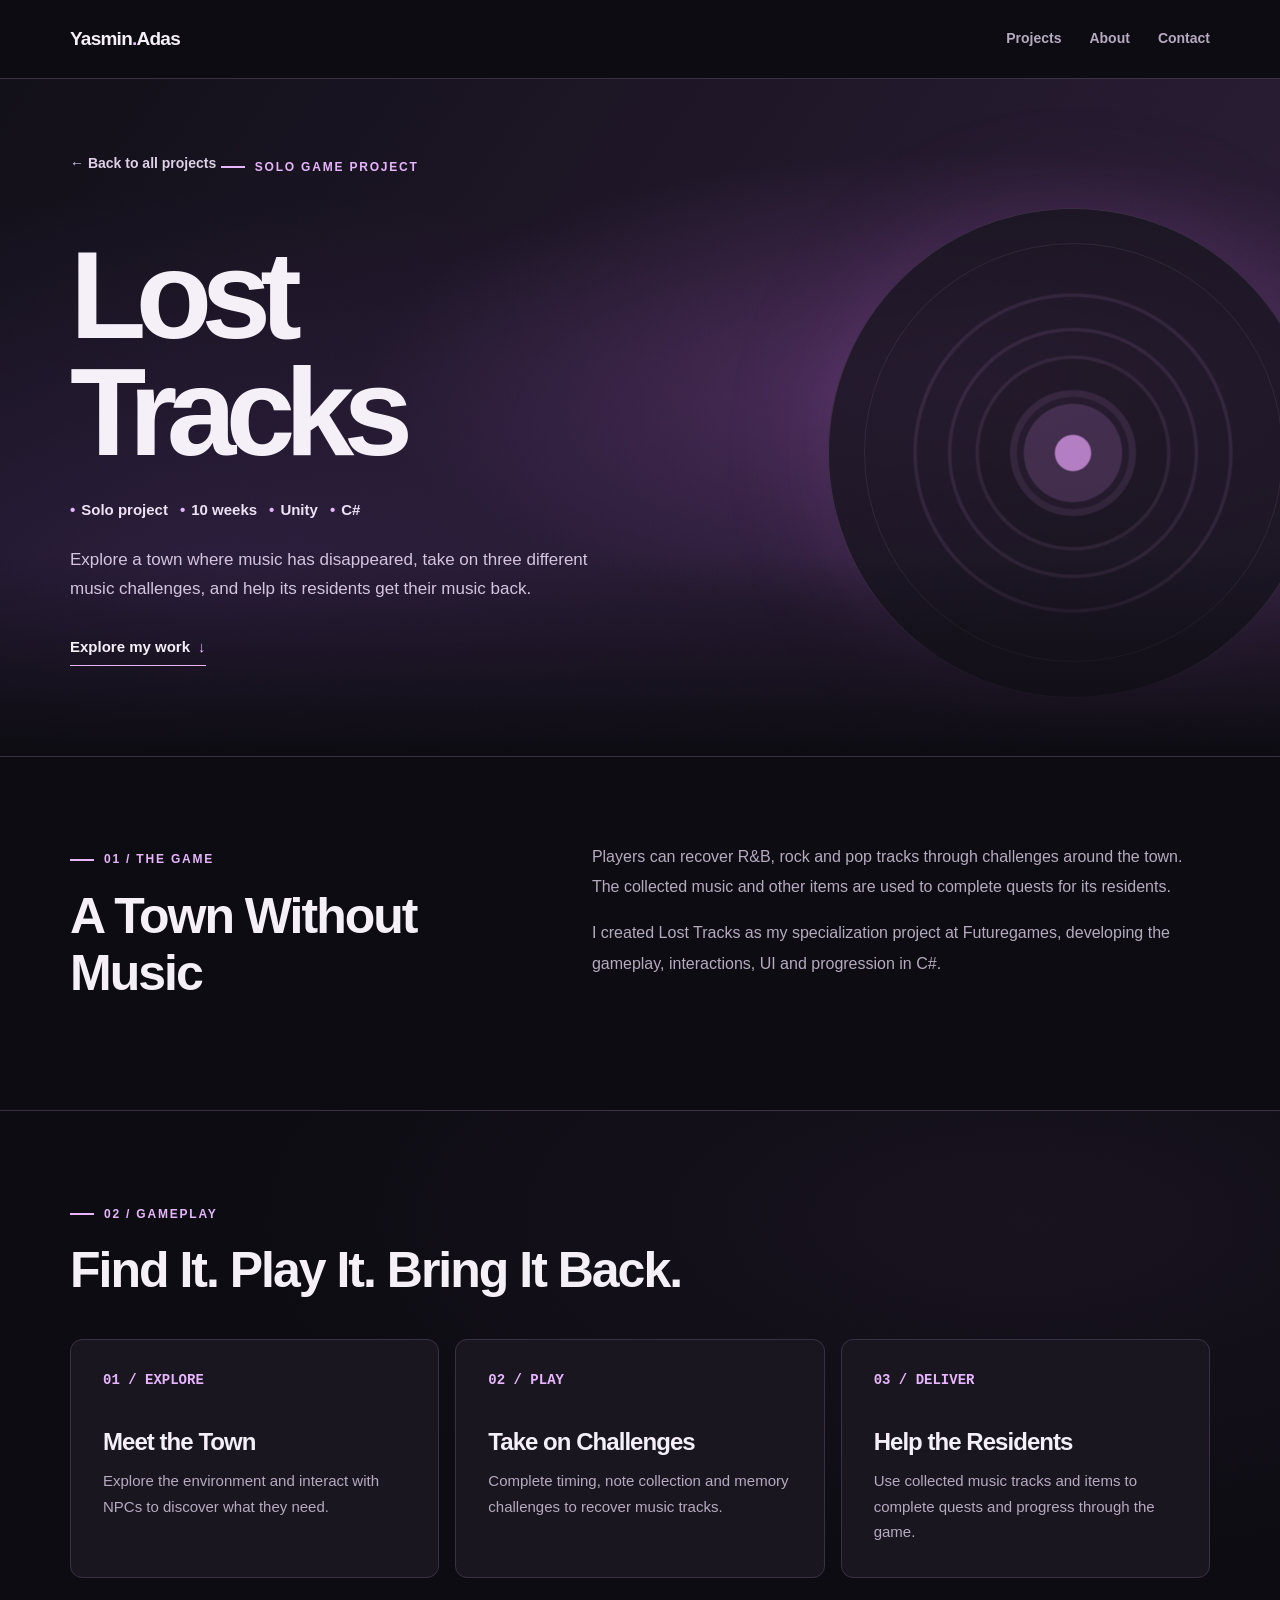
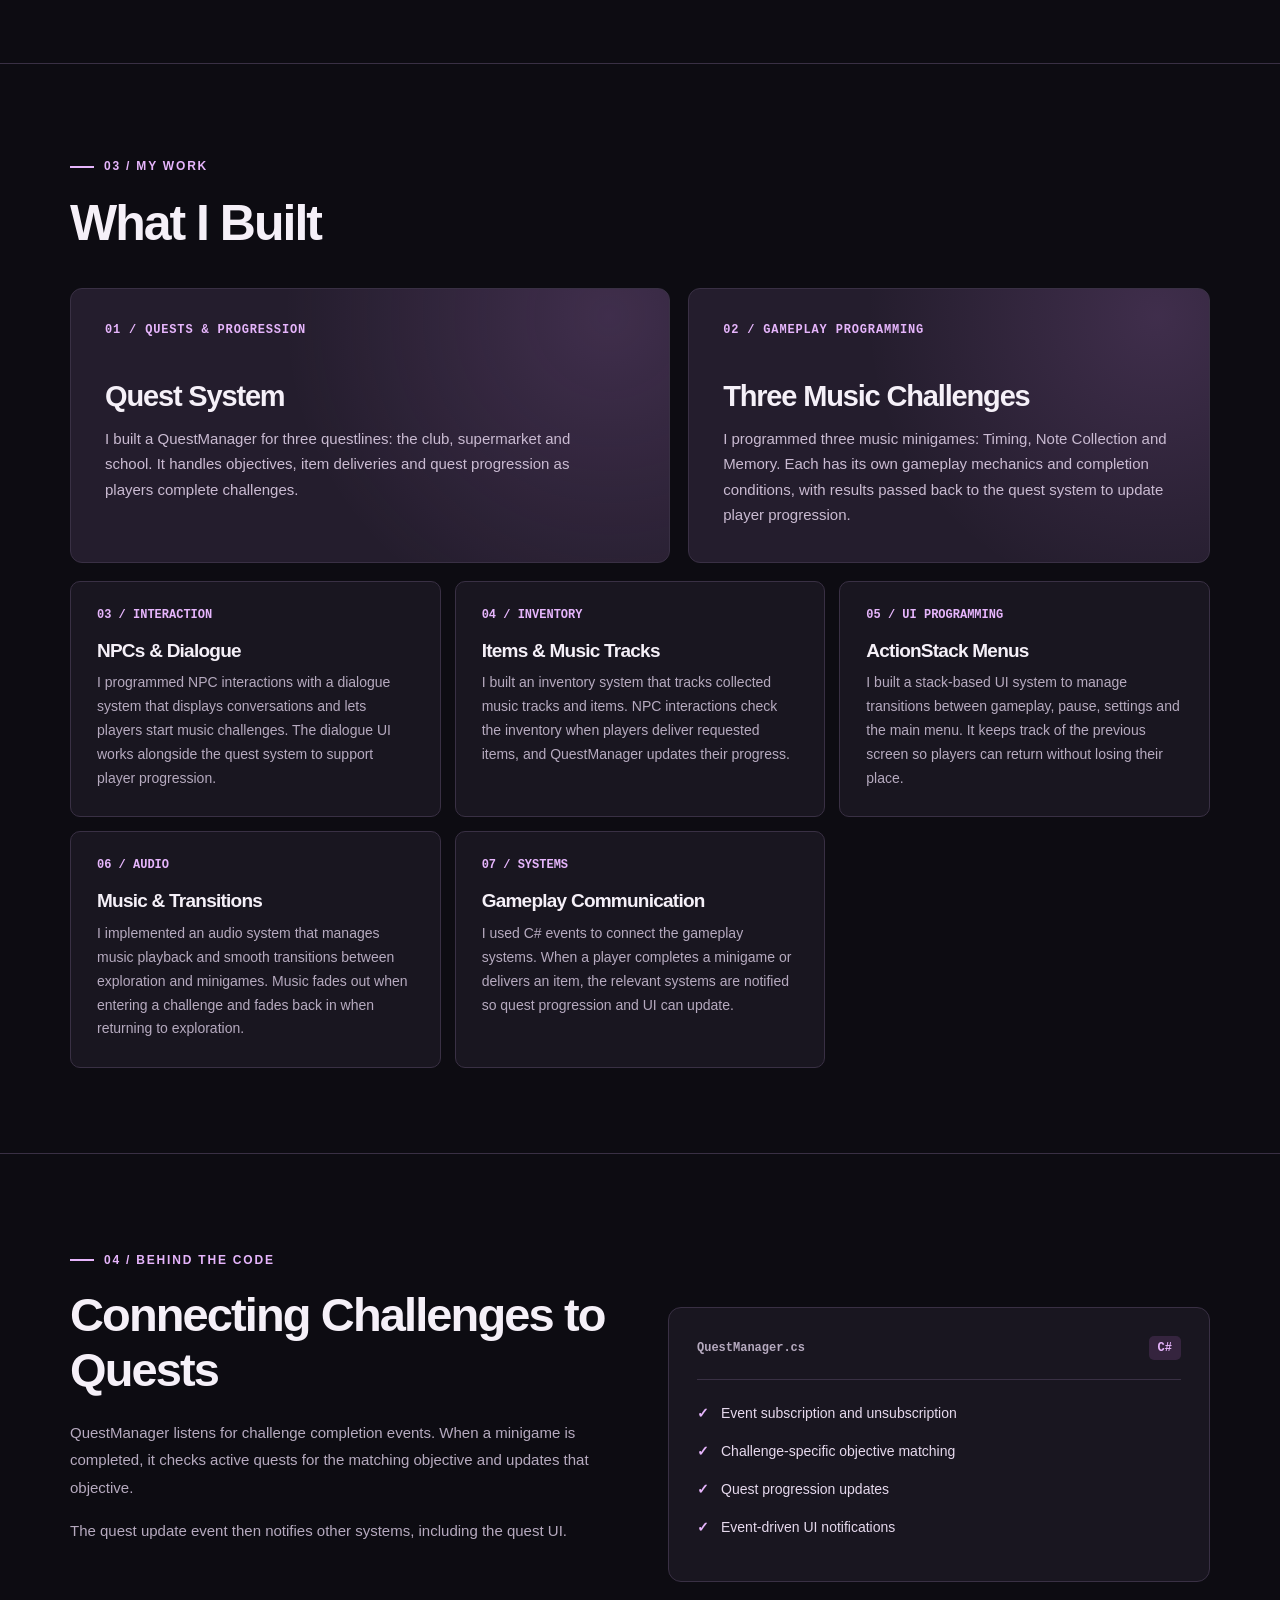
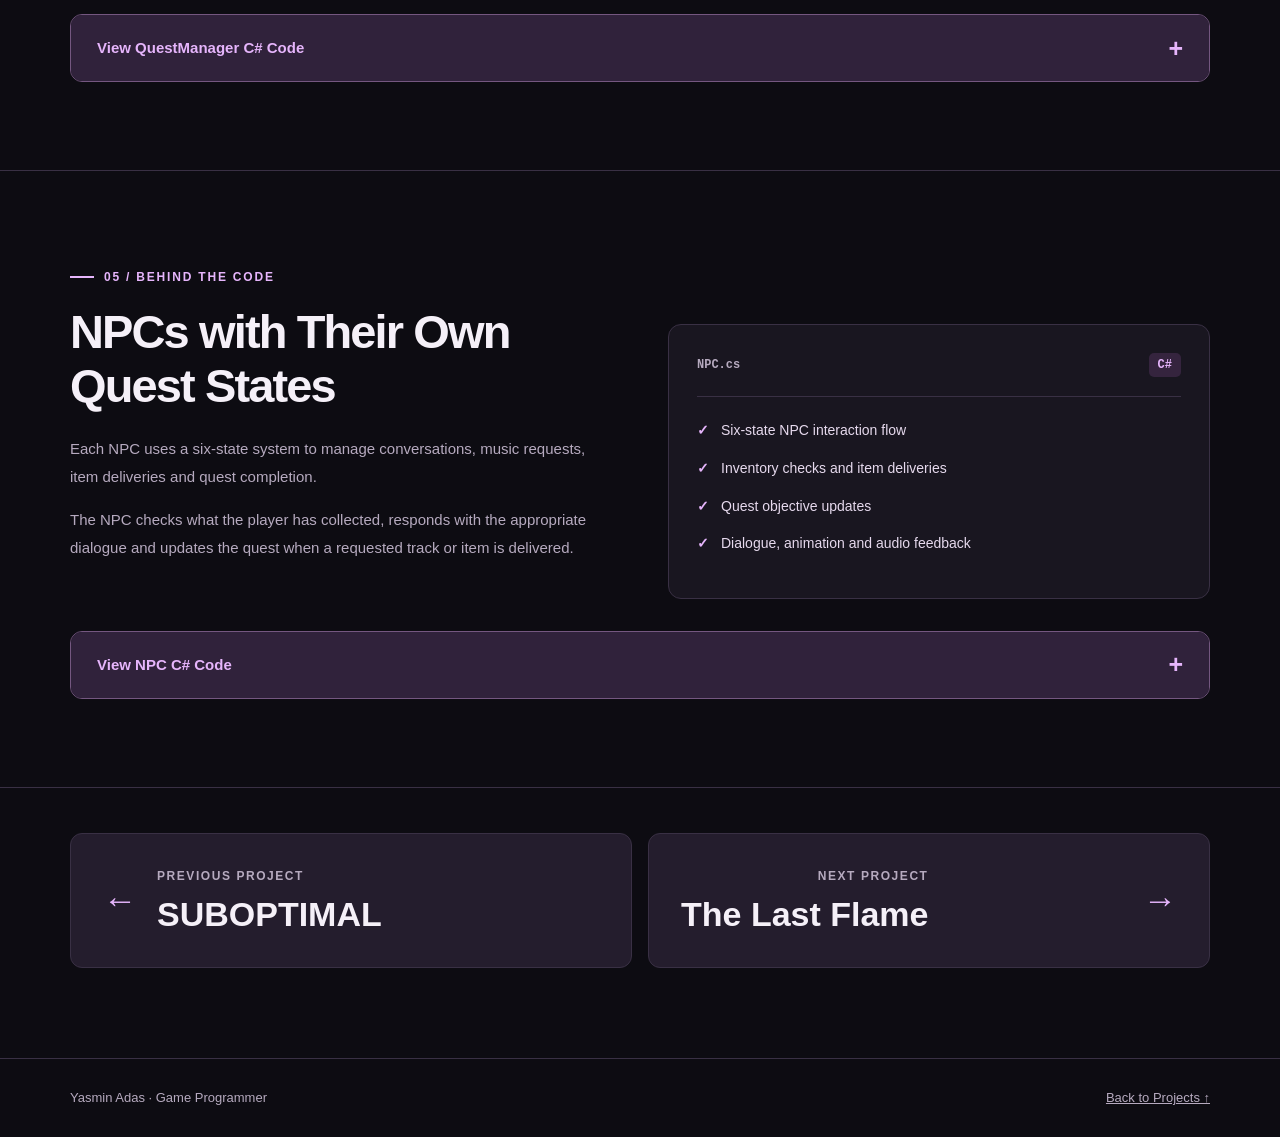
<file: losttracks.html>
<!DOCTYPE html>
<html lang="en">
<head>
<meta charset="UTF-8">
<meta name="viewport" content="width=device-width, initial-scale=1.0">
<meta name="description" content="Lost Tracks – A solo Unity C# game project by Yasmin Adas.">
<title>Lost Tracks | Yasmin Adas</title>

<style>
:root {
    --bg: #0d0c12;
    --panel: #191620;
    --panel-light: #241d2d;
    --line: #393044;
    --text: #f5f0f8;
    --muted: #b6aabf;
    --accent: #e6b5fc;
    --accent-dark: #35243e;
    --max-width: 1140px;
}

* {
    box-sizing: border-box;
}

html {
    scroll-behavior: smooth;
}

body {
    margin: 0;
    background: var(--bg);
    color: var(--text);
    font-family: Inter, "Segoe UI", Arial, sans-serif;
    line-height: 1.7;
    overflow-x: hidden;
}

a {
    color: inherit;
}

h1, h2, h3, p {
    margin-top: 0;
}

h1, h2, h3 {
    line-height: 1.15;
    letter-spacing: -.04em;
}

.container {
    width: min(calc(100% - 48px), var(--max-width));
    margin-inline: auto;
}

/* NAVIGATION */

.site-header {
    background: var(--bg);
    border-bottom: 1px solid var(--line);
}

.navigation {
    min-height: 78px;
    display: flex;
    justify-content: space-between;
    align-items: center;
    gap: 24px;
}

.brand {
    font-size: 19px;
    font-weight: 800;
    letter-spacing: -.04em;
    text-decoration: none;
}

.brand span {
    color: var(--accent);
}

.nav-links {
    display: flex;
    flex-wrap: wrap;
    gap: 28px;
}

.nav-links a {
    color: var(--muted);
    font-size: 14px;
    font-weight: 600;
    text-decoration: none;
}

.nav-links a:hover {
    color: var(--accent);
}

/* HERO */

.hero {
    position: relative;
    min-height: 610px;
    display: flex;
    align-items: center;
    overflow: hidden;
    background:
        radial-gradient(
            ellipse at 75% 45%,
            rgba(174, 92, 200, .32),
            transparent 44%
        ),
        radial-gradient(
            ellipse at 15% 75%,
            rgba(99, 60, 144, .24),
            transparent 55%
        ),
        linear-gradient(125deg, #121019, #30203b);
}

.hero::after {
    content: "";
    position: absolute;
    inset: 0;
    background:
        linear-gradient(0deg, var(--bg), transparent 30%);
    pointer-events: none;
}

.hero-content {
    position: relative;
    z-index: 2;
    padding: 70px 0 90px;
}

.back-link {
    display: inline-block;
    margin-bottom: 60px;
    color: #ded1e7;
    font-size: 14px;
    font-weight: 600;
    text-decoration: none;
}

.back-link:hover {
    color: var(--accent);
}

.eyebrow {
    display: inline-flex;
    align-items: center;
    gap: 10px;
    margin-bottom: 18px;
    color: var(--accent);
    font-size: 12px;
    font-weight: 800;
    letter-spacing: .15em;
    text-transform: uppercase;
}

.eyebrow::before {
    content: "";
    width: 24px;
    height: 2px;
    background: currentColor;
}

.hero h1 {
    max-width: 740px;
    margin-bottom: 26px;
    font-size: clamp(62px, 11vw, 125px);
    font-weight: 900;
    line-height: .94;
    letter-spacing: -.085em;
}

.project-meta {
    display: flex;
    flex-wrap: wrap;
    gap: 12px;
    margin: 0 0 24px;
    color: #eee1f3;
    font-size: 15px;
    font-weight: 600;
}

.project-meta span {
    white-space: nowrap;
}

.project-meta span::before {
    content: "•";
    margin-right: 6px;
    color: var(--accent);
}

.hero-description {
    max-width: 560px;
    color: #d4c4df;
    font-size: 17px;
}

/* HERO LINK */

.hero-actions {
    display: flex;
    flex-wrap: wrap;
    gap: 28px;
    margin-top: 30px;
}

.hero-link {
    display: inline-flex;
    align-items: center;
    gap: 8px;
    padding-bottom: 5px;
    border-bottom: 1px solid var(--accent);
    color: var(--text);
    font-size: 15px;
    font-weight: 600;
    text-decoration: none;
}

.hero-link:hover {
    color: var(--accent);
}

.link-arrow {
    color: var(--accent);
}

/* DECORATIVE RECORD */

.record-art {
    position: absolute;
    width: min(43vw, 490px);
    aspect-ratio: 1;
    top: 19%;
    right: -3%;
    border-radius: 50%;
    background:
        radial-gradient(circle at center,
            #d99be9 0 5%,
            #43304d 5.5% 14%,
            #1c1722 14.5% 16%,
            #302637 16.5% 18%,
            #141219 18.5% 27%,
            #2d2533 27.5% 28%,
            #17141e 28.5% 35%,
            #302637 35.5% 36%,
            #17141e 36.5% 45%,
            #302637 45.5% 46%,
            #17141e 46.5%);
    border: 1px solid rgba(231, 186, 249, .18);
    box-shadow: 0 0 110px rgba(190, 105, 210, .18);
    opacity: .75;
    pointer-events: none;
}

.record-art::before {
    content: "";
    position: absolute;
    inset: 7%;
    border-radius: 50%;
    border: 1px solid rgba(255, 255, 255, .09);
}

/* SECTIONS */

.section {
    padding: 85px 0;
    border-top: 1px solid var(--line);
}

.section h2 {
    margin-bottom: 22px;
    font-size: clamp(34px, 4.5vw, 50px);
    font-weight: 850;
}

.intro-layout {
    display: grid;
    grid-template-columns: .85fr 1.15fr;
    gap: 65px;
}

.intro-layout p {
    color: var(--muted);
    line-height: 1.9;
}

/* GAMEPLAY LOOP */

.gameplay-section {
    background:
        radial-gradient(
            ellipse at 80% 20%,
            rgba(162, 96, 190, .08),
            transparent 55%
        );
}

.gameplay-steps {
    display: grid;
    grid-template-columns: repeat(3, minmax(0, 1fr));
    gap: 16px;
    margin-top: 40px;
}

.gameplay-step {
    padding: 32px;
    border: 1px solid var(--line);
    border-radius: 12px;
    background: var(--panel);
}

.step-number {
    display: block;
    margin-bottom: 40px;
    color: var(--accent);
    font: 800 14px Consolas, monospace;
}

.gameplay-step h3 {
    margin-bottom: 12px;
    font-size: 24px;
}

.gameplay-step p {
    margin: 0;
    color: var(--muted);
    font-size: 15px;
}

/* CONTRIBUTIONS */

.featured-grid {
    display: grid;
    grid-template-columns: 1.15fr 1fr;
    gap: 18px;
    margin: 36px 0 18px;
}

.feature {
    position: relative;
    min-height: 260px;
    padding: 34px;
    overflow: hidden;
    border: 1px solid var(--line);
    border-radius: 12px;
    background:
        radial-gradient(
            circle at 90% 10%,
            rgba(208, 135, 237, .16),
            transparent 55%
        ),
        var(--panel-light);
}

.feature-label {
    display: block;
    margin-bottom: 43px;
    color: var(--accent);
    font: 800 12px Consolas, monospace;
    letter-spacing: .07em;
}

.feature h3 {
    margin-bottom: 12px;
    font-size: 29px;
}

.feature p {
    max-width: 480px;
    margin: 0;
    color: #cabbd2;
    font-size: 15px;
}

.more-contributions {
    display: grid;
    grid-template-columns: repeat(3, minmax(0, 1fr));
    gap: 14px;
}

.contribution {
    padding: 26px;
    border: 1px solid var(--line);
    border-radius: 10px;
    background: var(--panel);
}

.contribution-label {
    display: block;
    margin-bottom: 18px;
    color: var(--accent);
    font: 800 12px Consolas, monospace;
}

.contribution h3 {
    margin-bottom: 10px;
    font-size: 19px;
}

.contribution p {
    margin: 0;
    color: var(--muted);
    font-size: 14px;
}

/* TECHNICAL SECTIONS */

.technical-section {
    padding: 88px 0;
    border-top: 1px solid var(--line);
}

.technical-layout {
    display: grid;
    grid-template-columns:
        minmax(0, 1fr)
        minmax(0, 1fr);
    align-items: start;
    gap: 32px 56px;
}

.technical-description h2 {
    margin-bottom: 22px;
    font-size: clamp(32px, 4vw, 47px);
}

.technical-description p {
    max-width: 520px;
    color: var(--muted);
    font-size: 15px;
    line-height: 1.85;
}

.technical-panel {
    margin-top: 65px;
    padding: 28px;
    border: 1px solid var(--line);
    border-radius: 13px;
    background: var(--panel);
}

.technical-panel-label {
    display: flex;
    justify-content: space-between;
    align-items: center;
    gap: 12px;
    margin-bottom: 22px;
    padding-bottom: 19px;
    border-bottom: 1px solid var(--line);
    color: var(--muted);
    font: 700 12px Consolas, monospace;
}

.language-tag {
    padding: 5px 9px;
    color: var(--accent);
    background: var(--accent-dark);
    border-radius: 5px;
}

.technical-points {
    margin: 0;
    padding: 0;
    list-style: none;
}

.technical-points li {
    display: flex;
    gap: 12px;
    margin-bottom: 14px;
    color: #e6d9ed;
    font-size: 14px;
}

.technical-points li::before {
    content: "✓";
    flex-shrink: 0;
    color: var(--accent);
    font-weight: 800;
}

/* EXPANDABLE CODE */

.code-disclosure {
    grid-column: 1 / -1;
    min-width: 0;
    border: 1px solid #745780;
    border-radius: 12px;
    overflow: hidden;
    background: var(--panel);
}

.code-disclosure summary {
    display: flex;
    justify-content: space-between;
    align-items: center;
    gap: 16px;
    padding: 20px 26px;
    color: var(--accent);
    background: #30223b;
    cursor: pointer;
    list-style: none;
    font-size: 15px;
    font-weight: 800;
}

.code-disclosure summary::-webkit-details-marker {
    display: none;
}

.code-disclosure summary::after {
    content: "+";
    font-size: 25px;
    line-height: 1;
}

.code-disclosure[open] summary::after {
    content: "−";
}

.code-disclosure summary:hover {
    background: #3e2b4b;
}

.code-disclosure pre {
    width: 100%;
    margin: 0;
    padding: 30px;
    overflow-x: auto;
    border-top: 1px solid var(--line);
    background: #0c0b11;
    tab-size: 4;
}

.code-disclosure code {
    display: block;
    color: #eee2f4;
    font: 14px/1.85 Consolas, "Courier New", monospace;
    white-space: pre;
}

/* PREVIOUS AND NEXT PROJECTS */

.project-navigation-section {
    padding: 45px 0 90px;
    border-top: 1px solid var(--line);
}

.project-navigation-grid {
    display: grid;
    grid-template-columns: repeat(2, minmax(0, 1fr));
    gap: 16px;
}

.project-navigation-link {
    display: flex;
    justify-content: space-between;
    align-items: center;
    gap: 20px;
    padding: 32px;
    border: 1px solid var(--line);
    border-radius: 12px;
    background: var(--panel-light);
    text-decoration: none;
    transition: background .2s ease, border-color .2s ease;
}

.project-navigation-link:hover {
    border-color: var(--accent);
    background: #302438;
}

.project-navigation-link.previous {
    justify-content: flex-start;
}

.project-navigation-link.next {
    text-align: right;
}

.project-navigation-label {
    display: block;
    margin-bottom: 8px;
    color: var(--muted);
    font-size: 12px;
    font-weight: 800;
    letter-spacing: .13em;
}

.project-navigation-link strong {
    display: block;
    font-size: clamp(22px, 3vw, 34px);
    line-height: 1.2;
}

.project-navigation-arrow {
    flex-shrink: 0;
    color: var(--accent);
    font-size: 34px;
    line-height: 1;
}

/* FOOTER */

footer {
    padding: 28px 0;
    border-top: 1px solid var(--line);
    color: var(--muted);
    font-size: 13px;
}

.footer-inner {
    display: flex;
    justify-content: space-between;
    gap: 16px;
    flex-wrap: wrap;
}

/* ACCESSIBILITY */

a:focus-visible,
summary:focus-visible {
    outline: 2px solid var(--accent);
    outline-offset: 4px;
}

/* TABLET */

@media (max-width: 900px) {
    .intro-layout,
    .technical-layout {
        grid-template-columns: 1fr;
        gap: 26px;
    }

    .technical-panel {
        margin-top: 0;
    }

    .code-disclosure {
        grid-column: 1;
    }

    .more-contributions {
        grid-template-columns: repeat(2, minmax(0, 1fr));
    }

    .record-art {
        opacity: .35;
    }
}

/* MOBILE */

@media (max-width: 650px) {
    .container {
        width: min(calc(100% - 32px), var(--max-width));
    }

    .navigation {
        flex-direction: column;
        align-items: flex-start;
        padding: 18px 0;
        gap: 12px;
    }

    .nav-links {
        gap: 20px;
    }

    .hero {
        min-height: 550px;
    }

    .hero-content {
        padding: 55px 0 70px;
    }

    .back-link {
        margin-bottom: 55px;
    }

    .hero h1 {
        font-size: clamp(54px, 13vw, 79px);
    }

    .hero-description {
        font-size: 15px;
    }

    .record-art {
        width: 85vw;
        right: -42%;
        top: 22%;
        opacity: .25;
    }

    .gameplay-steps,
    .featured-grid,
    .more-contributions,
    .project-navigation-grid {
        grid-template-columns: 1fr;
    }

    .section,
    .technical-section {
        padding: 60px 0;
    }

    .feature {
        min-height: 230px;
        padding: 26px;
    }

    .feature-label {
        margin-bottom: 25px;
    }

    .gameplay-step {
        padding: 25px;
    }

    .step-number {
        margin-bottom: 24px;
    }

    .technical-panel {
        padding: 18px;
    }

    .code-disclosure summary {
        padding: 17px;
    }

    .code-disclosure pre {
        padding: 16px;
    }

    .code-disclosure code {
        font-size: 12px;
    }

    .project-navigation-link {
        padding: 24px;
    }
}

/* TOUCH */

@media (hover: none) {
    .project-navigation-link:active,
    .hero-link:active {
        filter: brightness(1.15);
    }
}

/* REDUCED MOTION */

@media (prefers-reduced-motion: reduce) {
    html {
        scroll-behavior: auto;
    }

    .project-navigation-link {
        transition: none;
    }
}
</style>
</head>

<body>

<!-- NAVIGATION -->

<header class="site-header">
    <nav class="navigation container" aria-label="Main navigation">

        <a href="index.html#home" class="brand">
            Yasmin<span>.</span>Adas
        </a>

        <div class="nav-links">
            <a href="index.html#projects">Projects</a>
            <a href="index.html#about">About</a>
            <a href="index.html#contact">Contact</a>
        </div>

    </nav>
</header>

<main>

<!-- HERO -->

<section class="hero">
    <div class="record-art" aria-hidden="true"></div>

    <div class="container hero-content">

        <a class="back-link" href="index.html#projects">
            ← Back to all projects
        </a>

        <div class="eyebrow">
            Solo Game Project
        </div>

        <h1>Lost<br>Tracks</h1>

        <div class="project-meta" aria-label="Project details">
            <span>Solo project</span>
            <span>10 weeks</span>
            <span>Unity</span>
            <span>C#</span>
        </div>

        <p class="hero-description">
            Explore a town where music has disappeared,
            take on three different music challenges,
            and help its residents get their music back.
        </p>

        <div class="hero-actions">
            <a class="hero-link" href="#my-work">
                Explore my work
                <span class="link-arrow" aria-hidden="true">↓</span>
            </a>
        </div>

    </div>
</section>

<!-- ABOUT -->

<section class="section">
    <div class="container intro-layout">

        <div>
            <div class="eyebrow">01 / The Game</div>
            <h2>A Town Without Music</h2>
        </div>

        <div>
            <p>
                Players can recover R&amp;B, rock and pop tracks
                through challenges around the town. The collected
                music and other items are used to complete quests
                for its residents.
            </p>

            <p>
                I created Lost Tracks as my specialization project
                at Futuregames, developing the gameplay,
                interactions, UI and progression in C#.
            </p>
        </div>

    </div>
</section>

<!-- GAMEPLAY LOOP -->

<section class="section gameplay-section">
    <div class="container">

        <div class="eyebrow">02 / Gameplay</div>
        <h2>Find It. Play It. Bring It Back.</h2>

        <div class="gameplay-steps">

            <article class="gameplay-step">
                <span class="step-number">01 / EXPLORE</span>
                <h3>Meet the Town</h3>
                <p>
                    Explore the environment and interact
                    with NPCs to discover what they need.
                </p>
            </article>

            <article class="gameplay-step">
                <span class="step-number">02 / PLAY</span>
                <h3>Take on Challenges</h3>
                <p>
                    Complete timing, note collection and
                    memory challenges to recover music tracks.
                </p>
            </article>

            <article class="gameplay-step">
                <span class="step-number">03 / DELIVER</span>
                <h3>Help the Residents</h3>
                <p>
                    Use collected music tracks and items
                    to complete quests and progress
                    through the game.
                </p>
            </article>

        </div>

    </div>
</section>

<!-- MY WORK -->

<section class="section" id="my-work">
    <div class="container">

        <div class="eyebrow">03 / My Work</div>
        <h2>What I Built</h2>

        <div class="featured-grid">

            <article class="feature">
                <span class="feature-label">
                    01 / QUESTS &amp; PROGRESSION
                </span>

                <h3>Quest System</h3>

                <p>
                    I built a QuestManager for three questlines:
                    the club, supermarket and school. It handles
                    objectives, item deliveries and quest progression
                    as players complete challenges.
                </p>
            </article>

            <article class="feature">
                <span class="feature-label">
                    02 / GAMEPLAY PROGRAMMING
                </span>

                <h3>Three Music Challenges</h3>

                <p>
                    I programmed three music minigames: Timing,
                    Note Collection and Memory. Each has its
                    own gameplay mechanics and completion conditions,
                    with results passed back to the quest system
                    to update player progression.
                </p>
            </article>

        </div>

        <div class="more-contributions">

            <article class="contribution">
                <span class="contribution-label">
                    03 / INTERACTION
                </span>

                <h3>NPCs &amp; Dialogue</h3>

                <p>
                    I programmed NPC interactions with a dialogue
                    system that displays conversations and lets
                    players start music challenges. The dialogue
                    UI works alongside the quest system to
                    support player progression.
                </p>
            </article>

            <article class="contribution">
                <span class="contribution-label">
                    04 / INVENTORY
                </span>

                <h3>Items &amp; Music Tracks</h3>

                <p>
                    I built an inventory system that tracks
                    collected music tracks and items.
                    NPC interactions check the inventory
                    when players deliver requested items,
                    and QuestManager updates their progress.
                </p>
            </article>

            <article class="contribution">
                <span class="contribution-label">
                    05 / UI PROGRAMMING
                </span>

                <h3>ActionStack Menus</h3>

                <p>
                    I built a stack-based UI system to manage
                    transitions between gameplay, pause,
                    settings and the main menu. It keeps track
                    of the previous screen so players can return
                    without losing their place.
                </p>
            </article>

            <article class="contribution">
                <span class="contribution-label">
                    06 / AUDIO
                </span>

                <h3>Music &amp; Transitions</h3>

                <p>
                    I implemented an audio system that manages
                    music playback and smooth transitions between
                    exploration and minigames. Music fades out
                    when entering a challenge and fades back in
                    when returning to exploration.
                </p>
            </article>

            <article class="contribution">
                <span class="contribution-label">
                    07 / SYSTEMS
                </span>

                <h3>Gameplay Communication</h3>

                <p>
                    I used C# events to connect the gameplay
                    systems. When a player completes a minigame
                    or delivers an item, the relevant systems
                    are notified so quest progression and UI
                    can update.
                </p>
            </article>

        </div>

    </div>
</section>

<!-- QUEST MANAGER CODE -->

<section class="technical-section" id="quest-code">
    <div class="container technical-layout">

        <div class="technical-description">

            <div class="eyebrow">
                04 / Behind the Code
            </div>

            <h2>Connecting Challenges to Quests</h2>

            <p>
                QuestManager listens for challenge completion
                events. When a minigame is completed, it checks
                active quests for the matching objective and
                updates that objective.
            </p>

            <p>
                The quest update event then notifies
                other systems, including the quest UI.
            </p>

        </div>

        <div class="technical-panel">

            <div class="technical-panel-label">
                <span>QuestManager.cs</span>
                <span class="language-tag">C#</span>
            </div>

            <ul class="technical-points">
                <li>Event subscription and unsubscription</li>
                <li>Challenge-specific objective matching</li>
                <li>Quest progression updates</li>
                <li>Event-driven UI notifications</li>
            </ul>

        </div>

        <details class="code-disclosure">
            <summary>View QuestManager C# Code</summary>
<pre><code>private void OnEnable()
{
    if (challengeCompletedEvent != null)
        challengeCompletedEvent.OnRaised += HandleChallengeCompleted;
}

private void OnDisable()
{
    if (challengeCompletedEvent != null)
        challengeCompletedEvent.OnRaised -= HandleChallengeCompleted;
}

private void HandleChallengeCompleted(ChallengeType challengeType)
{
    foreach (Quest quest in activeQuests)
    {
        if (quest.state != QuestState.Active) continue;

        foreach (QuestObjective objective in quest.objectives)
        {
            if (objective.type == ObjectiveType.CompleteChallenge &amp;&amp;
                !objective.isCompleted &amp;&amp;
                objective.requiredChallenge == challengeType)
            {
                objective.isCompleted = true;
                questUpdatedEvent?.Raise(quest);
                break;
            }
        }

        CheckQuestCompletion(quest);
    }
}</code></pre>
        </details>

    </div>
</section>

<!-- NPC STATE MACHINE CODE -->

<section class="technical-section" id="npc-code">
    <div class="container technical-layout">

        <div class="technical-description">

            <div class="eyebrow">
                05 / Behind the Code
            </div>

            <h2>NPCs with Their Own Quest States</h2>

            <p>
                Each NPC uses a six-state system to manage
                conversations, music requests, item deliveries
                and quest completion.
            </p>

            <p>
                The NPC checks what the player has collected,
                responds with the appropriate dialogue
                and updates the quest when a requested
                track or item is delivered.
            </p>

        </div>

        <div class="technical-panel">

            <div class="technical-panel-label">
                <span>NPC.cs</span>
                <span class="language-tag">C#</span>
            </div>

            <ul class="technical-points">
                <li>Six-state NPC interaction flow</li>
                <li>Inventory checks and item deliveries</li>
                <li>Quest objective updates</li>
                <li>Dialogue, animation and audio feedback</li>
            </ul>

        </div>

        <details class="code-disclosure">
            <summary>View NPC C# Code</summary>
<pre><code>public enum NPCState
{
    Idle,
    AskedForTrack,
    WaitingForTrack,
    AskedForItem,
    WaitingForItem,
    Completed
}

// Selected method from NPC.cs
private void HandleInteraction(GameObject interactor)
{
    if (dialogueUI == null) return;

    Inventory inventory = interactor.GetComponent&lt;Inventory&gt;();

    if (inventory == null) return;

    switch (npcState)
    {
        case NPCState.Idle:

            dialogueUI.Show(introText);

            npcState = NPCState.AskedForTrack;

            break;

        case NPCState.AskedForTrack:

            dialogueUI.Show(trackRequestText);

            npcState = NPCState.WaitingForTrack;

            break;

        case NPCState.WaitingForTrack:

            if (inventory.HasTrack(requestedTrack))
            {
                inventory.RemoveTrack(requestedTrack);

                dialogueUI.Show(trackSuccessText);

                questManager.CompleteObjective(quest, 1);

                animator.SetBool("isTalking", false);
                animator.SetTrigger("isDancing");

                AudioManager.Instance?.PlaySFX(deliverySound);

                npcState = NPCState.AskedForItem;
            }
            else
            {
                dialogueUI.Show(trackRequestText);
            }

            break;

        case NPCState.AskedForItem:

            dialogueUI.Show(itemRequestText);

            npcState = NPCState.WaitingForItem;

            break;

        case NPCState.WaitingForItem:

            int amount = inventory.GetItemCount(requestedItem);

            if (amount >= requiredItemAmount)
            {
                for (int i = 0; i &lt; requiredItemAmount; i++)
                {
                    inventory.RemoveItem(requestedItem);
                }

                dialogueUI.Show(itemSuccessText);

                questManager.HandleItemDelivered(
                    quest,
                    requestedItem,
                    requiredItemAmount);

                AudioManager.Instance?.PlaySFX(deliverySound);

                npcState = NPCState.Completed;
            }
            else
            {
                dialogueUI.Show(itemRequestText);
            }

            break;

        case NPCState.Completed:

            dialogueUI.Show(completedText);

            break;
    }
}</code></pre>
        </details>

    </div>
</section>

<!-- PREVIOUS AND NEXT PROJECTS -->

<section class="project-navigation-section">
    <div class="container">

        <nav class="project-navigation-grid" aria-label="Project navigation">

            <a
                href="suboptimal.html"
                class="project-navigation-link previous"
            >
                <span class="project-navigation-arrow" aria-hidden="true">
                    ←
                </span>

                <div>
                    <span class="project-navigation-label">
                        PREVIOUS PROJECT
                    </span>
                    <strong>SUBOPTIMAL</strong>
                </div>
            </a>

            <a
                href="thelastflame.html"
                class="project-navigation-link next"
            >
                <div>
                    <span class="project-navigation-label">
                        NEXT PROJECT
                    </span>
                    <strong>The Last Flame</strong>
                </div>

                <span class="project-navigation-arrow" aria-hidden="true">
                    →
                </span>
            </a>

        </nav>

    </div>
</section>

</main>

<!-- FOOTER -->

<footer>
    <div class="container footer-inner">

        <span>
            Yasmin Adas · Game Programmer
        </span>

        <a href="index.html#projects">
            Back to Projects ↑
        </a>

    </div>
</footer>

</body>
</html>
</file>
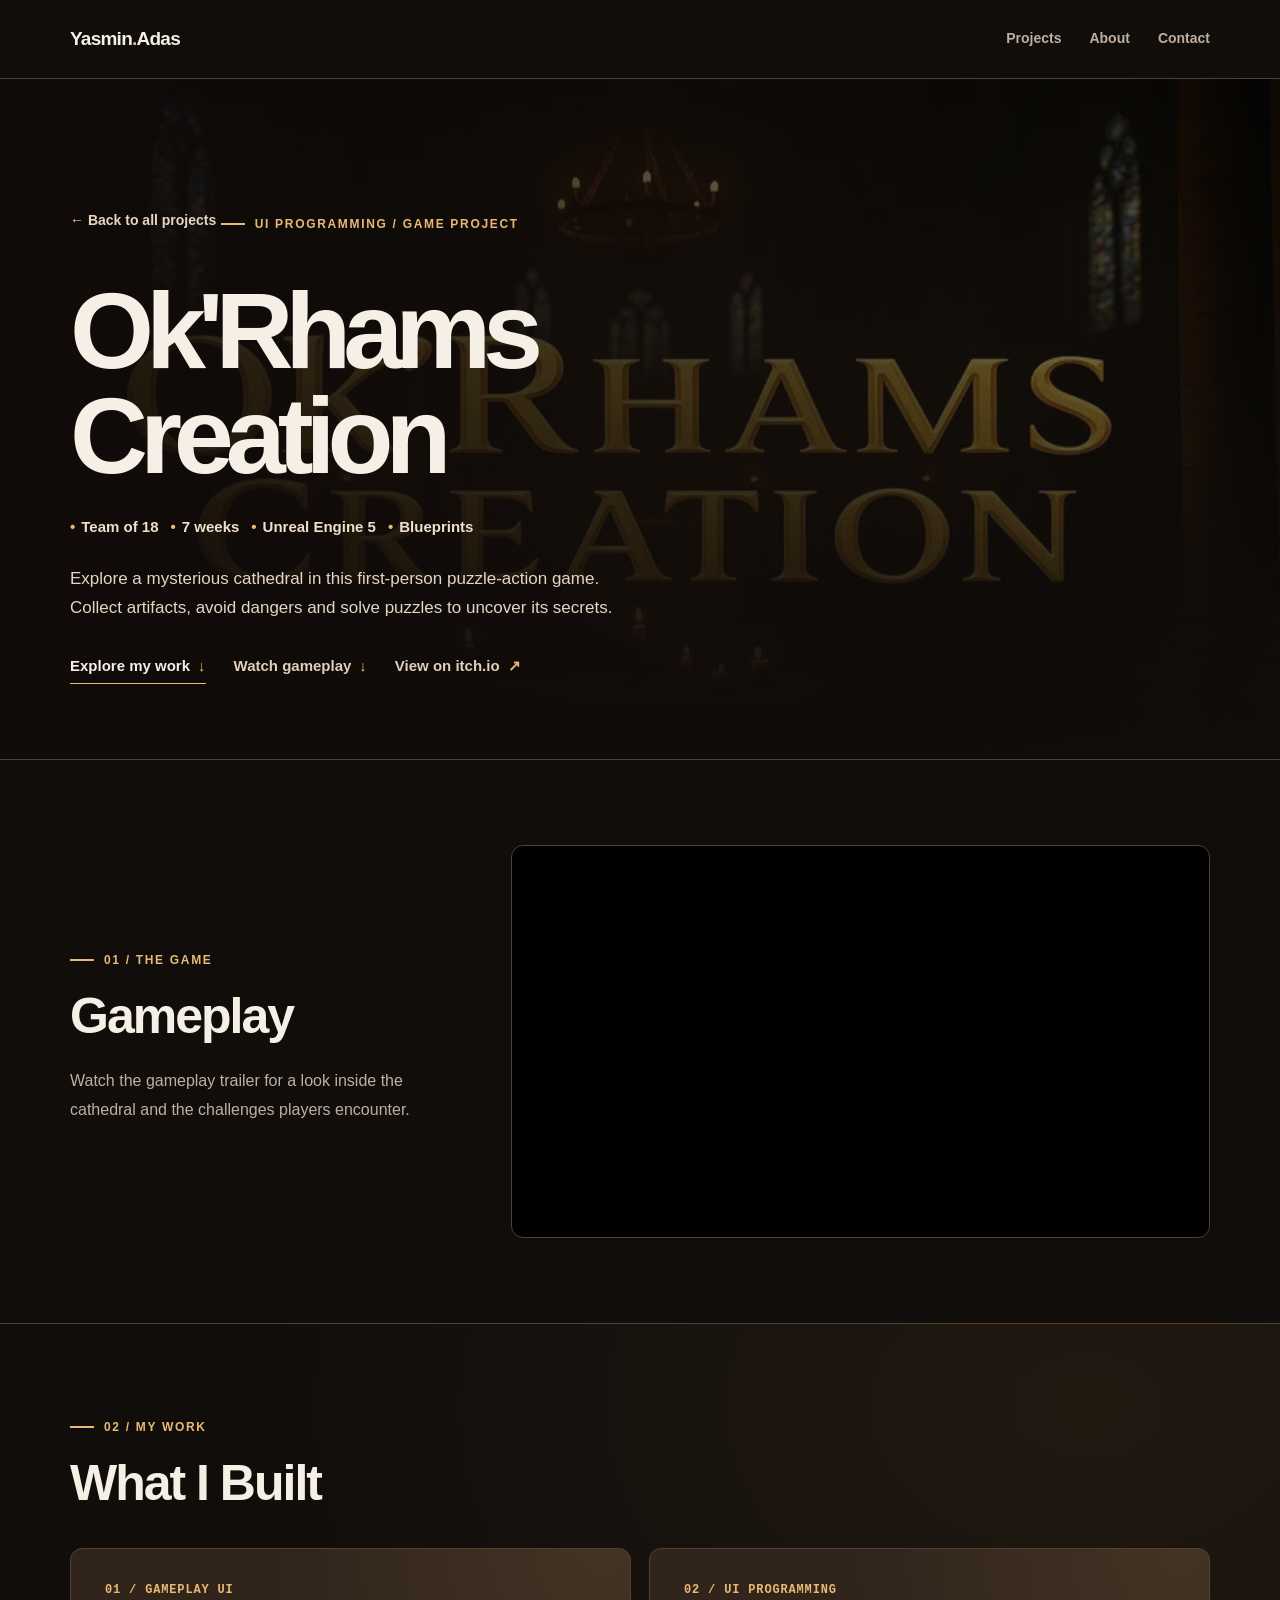
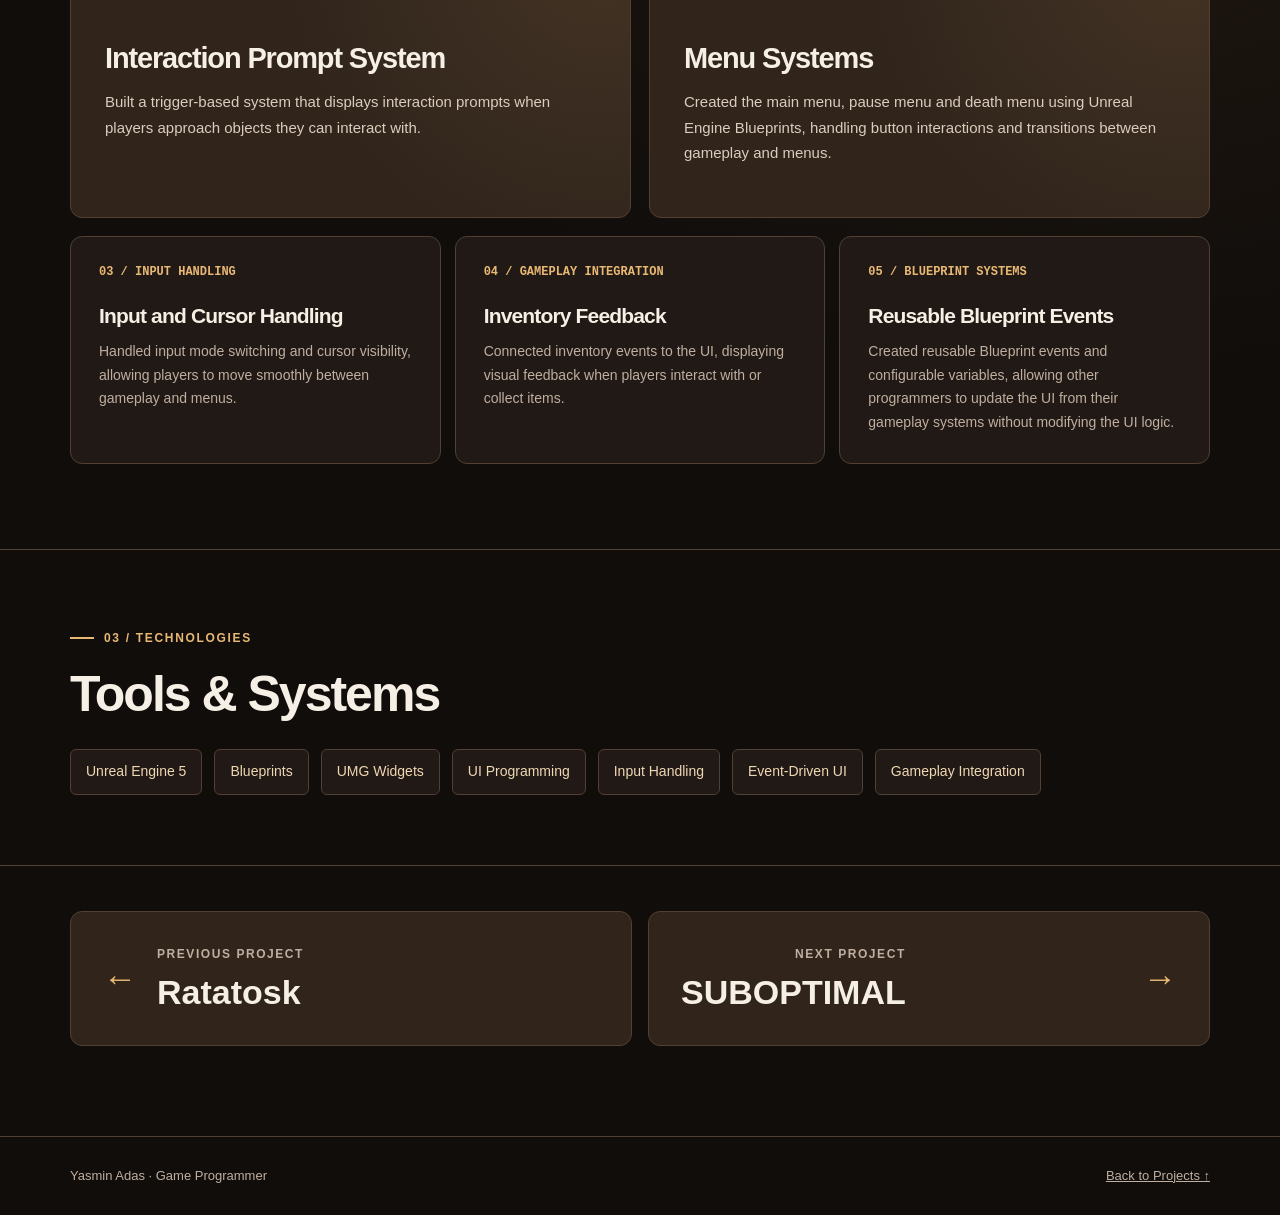
<file: okrhamscreation.html>
<!DOCTYPE html>
<html lang="en">
<head>
<meta charset="UTF-8">
<meta name="viewport" content="width=device-width, initial-scale=1.0">
<meta name="description" content="Ok'Rhams Creation – Unreal Engine 5 Blueprint and UI programming by Yasmin Adas.">
<title>Ok'Rhams Creation | Yasmin Adas</title>

<style>
:root {
    --bg: #100d0b;
    --panel: #201915;
    --panel-light: #30241b;
    --line: #514033;
    --text: #f6efe5;
    --muted: #c0afa0;
    --accent: #e9b974;
    --accent-light: #f6d6a6;
    --max-width: 1140px;
}

* {
    box-sizing: border-box;
}

html {
    scroll-behavior: smooth;
}

body {
    margin: 0;
    background: var(--bg);
    color: var(--text);
    font-family: Inter, "Segoe UI", Arial, sans-serif;
    line-height: 1.7;
    overflow-x: hidden;
}

a {
    color: inherit;
}

img {
    display: block;
    max-width: 100%;
}

h1, h2, h3, p {
    margin-top: 0;
}

h1, h2, h3 {
    line-height: 1.15;
    letter-spacing: -.04em;
}

.container {
    width: min(calc(100% - 48px), var(--max-width));
    margin-inline: auto;
}

/* NAVIGATION */

.site-header {
    position: relative;
    z-index: 10;
    background: var(--bg);
    border-bottom: 1px solid var(--line);
}

.navigation {
    min-height: 78px;
    display: flex;
    align-items: center;
    justify-content: space-between;
    gap: 24px;
}

.brand {
    font-size: 19px;
    font-weight: 800;
    letter-spacing: -.04em;
    text-decoration: none;
}

.brand span {
    color: var(--accent);
}

.nav-links {
    display: flex;
    flex-wrap: wrap;
    gap: 28px;
}

.nav-links a {
    color: var(--muted);
    font-size: 14px;
    font-weight: 600;
    text-decoration: none;
}

.nav-links a:hover {
    color: var(--accent);
}

/* HERO */

.hero {
    position: relative;
    min-height: 680px;
    display: flex;
    align-items: flex-end;
    overflow: hidden;
    background: #27180f;
}

.hero-image {
    position: absolute;
    inset: 0;
    width: 100%;
    height: 100%;
    object-fit: cover;
    object-position: center;
}

.hero::after {
    content: "";
    position: absolute;
    inset: 0;
    background:
        linear-gradient(
            90deg,
            rgba(16, 11, 9, .92),
            rgba(16, 11, 9, .57) 65%,
            rgba(16, 11, 9, .2)
        ),
        linear-gradient(
            0deg,
            var(--bg),
            rgba(16, 13, 11, .1) 85%
        );
}

.hero-content {
    position: relative;
    z-index: 1;
    padding: 85px 0 75px;
}

.back-link {
    display: inline-block;
    margin-bottom: 45px;
    color: #e7d5c1;
    font-size: 14px;
    font-weight: 600;
    text-decoration: none;
}

.back-link:hover {
    color: var(--accent);
}

.eyebrow {
    display: inline-flex;
    align-items: center;
    gap: 10px;
    margin-bottom: 18px;
    color: var(--accent);
    font-size: 12px;
    font-weight: 800;
    letter-spacing: .14em;
    text-transform: uppercase;
}

.eyebrow::before {
    content: "";
    width: 24px;
    height: 2px;
    background: currentColor;
}

.hero h1 {
    max-width: 850px;
    margin-bottom: 25px;
    font-size: clamp(52px, 9vw, 108px);
    font-weight: 900;
    line-height: .98;
    letter-spacing: -.075em;
}

.project-meta {
    display: flex;
    flex-wrap: wrap;
    gap: 12px;
    margin: 0 0 25px;
    color: #f0dfcd;
    font-size: 15px;
    font-weight: 600;
}

.project-meta span {
    white-space: nowrap;
}

.project-meta span::before {
    content: "•";
    margin-right: 6px;
    color: var(--accent);
}

.hero-description {
    max-width: 580px;
    color: #e5d5c4;
    font-size: 17px;
}

/* HERO LINKS */

.hero-actions {
    display: flex;
    flex-wrap: wrap;
    gap: 28px;
    margin-top: 30px;
}

.hero-link {
    display: inline-flex;
    align-items: center;
    gap: 8px;
    padding-bottom: 5px;
    border-bottom: 1px solid var(--accent);
    color: var(--text);
    font-size: 15px;
    font-weight: 600;
    text-decoration: none;
}

.hero-link.secondary {
    border-bottom-color: transparent;
    color: #e1cfba;
}

.hero-link:hover,
.hero-link.secondary:hover {
    color: var(--accent);
    border-bottom-color: var(--accent);
}

.link-arrow {
    color: var(--accent);
}

/* CONTENT SECTIONS */

.section {
    padding: 85px 0;
    border-top: 1px solid var(--line);
}

.section-title {
    margin-bottom: 20px;
    font-size: clamp(34px, 4.5vw, 50px);
    font-weight: 850;
}

.section-intro {
    max-width: 750px;
    color: var(--muted);
    font-size: 16px;
    line-height: 1.85;
}

/* GAMEPLAY VIDEO */

.video-layout {
    display: grid;
    grid-template-columns: minmax(0, 1fr) 1.75fr;
    align-items: center;
    gap: 42px;
}

.video-container {
    aspect-ratio: 16 / 9;
    overflow: hidden;
    border: 1px solid var(--line);
    border-radius: 12px;
    background: #000;
}

.video-container iframe {
    width: 100%;
    height: 100%;
    border: 0;
}

/* MY CONTRIBUTIONS */

.contributions-section {
    background:
        radial-gradient(
            ellipse at 85% 10%,
            rgba(210, 142, 72, .09),
            transparent 55%
        );
}

.featured-grid {
    display: grid;
    grid-template-columns: 1fr 1fr;
    gap: 18px;
    margin: 35px 0 18px;
}

.feature {
    position: relative;
    min-height: 270px;
    padding: 34px;
    border: 1px solid var(--line);
    border-radius: 12px;
    background:
        radial-gradient(
            circle at 95% 0%,
            rgba(233, 185, 116, .1),
            transparent 55%
        ),
        var(--panel-light);
}

.feature-label {
    display: block;
    margin-bottom: 45px;
    color: var(--accent);
    font: 800 12px Consolas, monospace;
    letter-spacing: .07em;
}

.feature h3 {
    margin-bottom: 14px;
    font-size: clamp(23px, 3vw, 29px);
}

.feature p {
    max-width: 500px;
    margin: 0;
    color: #dbccbd;
    font-size: 15px;
}

.more-contributions {
    display: grid;
    grid-template-columns: repeat(3, minmax(0, 1fr));
    gap: 14px;
}

.contribution {
    padding: 28px;
    border: 1px solid var(--line);
    border-radius: 12px;
    background: var(--panel);
}

.contribution-label {
    display: block;
    margin-bottom: 25px;
    color: var(--accent);
    font: 800 12px Consolas, monospace;
}

.contribution h3 {
    margin-bottom: 12px;
    font-size: 21px;
}

.contribution p {
    margin: 0;
    color: var(--muted);
    font-size: 14px;
}

/* TECHNOLOGIES */

.technologies-section {
    padding: 70px 0;
    border-top: 1px solid var(--line);
}

.tech-tags {
    display: flex;
    flex-wrap: wrap;
    gap: 12px;
    margin-top: 25px;
}

.tech-tag {
    padding: 10px 15px;
    border: 1px solid var(--line);
    border-radius: 6px;
    background: var(--panel);
    color: #f0d7b4;
    font-size: 14px;
}

/* PREVIOUS AND NEXT PROJECTS */

.project-navigation-section {
    padding: 45px 0 90px;
    border-top: 1px solid var(--line);
}

.project-navigation-grid {
    display: grid;
    grid-template-columns: repeat(2, minmax(0, 1fr));
    gap: 16px;
}

.project-navigation-link {
    display: flex;
    justify-content: space-between;
    align-items: center;
    gap: 20px;
    padding: 32px;
    border: 1px solid var(--line);
    border-radius: 12px;
    background: var(--panel-light);
    text-decoration: none;
    transition: background .2s ease, border-color .2s ease;
}

.project-navigation-link:hover {
    border-color: var(--accent);
    background: #443021;
}

.project-navigation-link.previous {
    justify-content: flex-start;
}

.project-navigation-link.next {
    text-align: right;
}

.project-navigation-label {
    display: block;
    margin-bottom: 8px;
    color: var(--muted);
    font-size: 12px;
    font-weight: 800;
    letter-spacing: .13em;
}

.project-navigation-link strong {
    display: block;
    font-size: clamp(22px, 3vw, 34px);
    line-height: 1.2;
}

.project-navigation-arrow {
    flex-shrink: 0;
    color: var(--accent);
    font-size: 34px;
    line-height: 1;
}

/* FOOTER */

.footer {
    padding: 28px 0;
    border-top: 1px solid var(--line);
    color: var(--muted);
    font-size: 13px;
}

.footer-inner {
    display: flex;
    justify-content: space-between;
    gap: 16px;
    flex-wrap: wrap;
}

/* ACCESSIBILITY */

a:focus-visible {
    outline: 2px solid var(--accent);
    outline-offset: 4px;
}

/* TABLET */

@media (max-width: 900px) {
    .video-layout {
        grid-template-columns: 1fr;
        gap: 26px;
    }

    .more-contributions {
        grid-template-columns: repeat(2, minmax(0, 1fr));
    }
}

/* MOBILE */

@media (max-width: 650px) {
    .container {
        width: min(calc(100% - 32px), var(--max-width));
    }

    .navigation {
        flex-direction: column;
        align-items: flex-start;
        padding: 18px 0;
        gap: 12px;
    }

    .nav-links {
        gap: 20px;
    }

    .hero {
        min-height: 600px;
    }

    .hero-content {
        padding: 55px 0 65px;
    }

    .back-link {
        margin-bottom: 50px;
    }

    .hero h1 {
        font-size: clamp(49px, 11vw, 75px);
    }

    .hero-description {
        font-size: 15px;
    }

    .section {
        padding: 60px 0;
    }

    .featured-grid,
    .more-contributions,
    .project-navigation-grid {
        grid-template-columns: 1fr;
    }

    .feature {
        min-height: 230px;
        padding: 26px;
    }

    .feature-label {
        margin-bottom: 26px;
    }

    .contribution {
        padding: 26px;
    }

    .technologies-section {
        padding: 55px 0;
    }

    .project-navigation-link {
        padding: 24px;
    }
}

/* REDUCED MOTION */

@media (prefers-reduced-motion: reduce) {
    html {
        scroll-behavior: auto;
    }

    .project-navigation-link {
        transition: none;
    }
}
</style>
</head>

<body>

<!-- NAVIGATION -->

<header class="site-header">
    <nav class="navigation container" aria-label="Main navigation">

        <a href="index.html#home" class="brand">
            Yasmin<span>.</span>Adas
        </a>

        <div class="nav-links">
            <a href="index.html#projects">Projects</a>
            <a href="index.html#about">About</a>
            <a href="index.html#contact">Contact</a>
        </div>

    </nav>
</header>

<main>

<!-- HERO -->

<section class="hero">

    <img
        class="hero-image"
        src="images/okrhamscreation.webp"
        alt="Ok'Rhams Creation gameplay artwork"
    >

    <div class="container hero-content">

        <a class="back-link" href="index.html#projects">
            ← Back to all projects
        </a>

        <div class="eyebrow">
            UI Programming / Game Project
        </div>

        <h1>Ok'Rhams<br>Creation</h1>

        <div class="project-meta" aria-label="Project details">
            <span>Team of 18</span>
            <span>7 weeks</span>
            <span>Unreal Engine 5</span>
            <span>Blueprints</span>
        </div>

        <p class="hero-description">
            Explore a mysterious cathedral in this first-person
            puzzle-action game. Collect artifacts, avoid dangers
            and solve puzzles to uncover its secrets.
        </p>

        <div class="hero-actions">

            <a class="hero-link" href="#my-work">
                Explore my work
                <span class="link-arrow" aria-hidden="true">↓</span>
            </a>

            <a class="hero-link secondary" href="#gameplay-video">
                Watch gameplay
                <span class="link-arrow" aria-hidden="true">↓</span>
            </a>

            <a
                class="hero-link secondary"
                href="https://futuregames.itch.io/okrhams-creation"
                target="_blank"
                rel="noopener noreferrer"
            >
                View on itch.io
                <span class="link-arrow" aria-hidden="true">↗</span>
            </a>

        </div>

    </div>
</section>

<!-- GAMEPLAY VIDEO -->

<section class="section" id="gameplay-video">
    <div class="container video-layout">

        <div>

            <div class="eyebrow">
                01 / The Game
            </div>

            <h2 class="section-title">
                Gameplay
            </h2>

            <p class="section-intro">
                Watch the gameplay trailer for a look
                inside the cathedral and the challenges
                players encounter.
            </p>

        </div>

        <div class="video-container">

            <iframe
                src="https://www.youtube-nocookie.com/embed/mvrgbe3kfcw"
                title="Ok'Rhams Creation Gameplay Trailer"
                loading="lazy"
                referrerpolicy="strict-origin-when-cross-origin"
                allow="accelerometer; autoplay; clipboard-write; encrypted-media; gyroscope; picture-in-picture; web-share"
                allowfullscreen>
            </iframe>

        </div>

    </div>
</section>

<!-- MY CONTRIBUTIONS -->

<section class="section contributions-section" id="my-work">
    <div class="container">

        <div class="eyebrow">
            02 / My Work
        </div>

        <h2 class="section-title">
            What I Built
        </h2>

        <div class="featured-grid">

            <!-- INTERACTION PROMPTS -->

            <article class="feature">

                <span class="feature-label">
                    01 / GAMEPLAY UI
                </span>

                <h3>
                    Interaction Prompt System
                </h3>

                <p>
                    Built a trigger-based system that
                    displays interaction prompts when
                    players approach objects they can
                    interact with.
                </p>

            </article>

            <!-- MENUS -->

            <article class="feature">

                <span class="feature-label">
                    02 / UI PROGRAMMING
                </span>

                <h3>
                    Menu Systems
                </h3>

                <p>
                    Created the main menu, pause menu
                    and death menu using Unreal Engine
                    Blueprints, handling button interactions
                    and transitions between gameplay and menus.
                </p>

            </article>

        </div>

        <div class="more-contributions">

            <!-- INPUT AND CURSOR -->

            <article class="contribution">

                <span class="contribution-label">
                    03 / INPUT HANDLING
                </span>

                <h3>
                    Input and Cursor Handling
                </h3>

                <p>
                    Handled input mode switching and cursor
                    visibility, allowing players to move
                    smoothly between gameplay and menus.
                </p>

            </article>

            <!-- INVENTORY FEEDBACK -->

            <article class="contribution">

                <span class="contribution-label">
                    04 / GAMEPLAY INTEGRATION
                </span>

                <h3>
                    Inventory Feedback
                </h3>

                <p>
                    Connected inventory events to the UI,
                    displaying visual feedback when players
                    interact with or collect items.
                </p>

            </article>

            <!-- REUSABLE BLUEPRINT EVENTS -->

            <article class="contribution">

                <span class="contribution-label">
                    05 / BLUEPRINT SYSTEMS
                </span>

                <h3>
                    Reusable Blueprint Events
                </h3>

                <p>
                    Created reusable Blueprint events
                    and configurable variables, allowing
                    other programmers to update the UI
                    from their gameplay systems without
                    modifying the UI logic.
                </p>

            </article>

        </div>

    </div>
</section>

<!-- TECHNOLOGIES -->

<section class="technologies-section">
    <div class="container">

        <div class="eyebrow">
            03 / Technologies
        </div>

        <h2 class="section-title">
            Tools &amp; Systems
        </h2>

        <div class="tech-tags">
            <span class="tech-tag">Unreal Engine 5</span>
            <span class="tech-tag">Blueprints</span>
            <span class="tech-tag">UMG Widgets</span>
            <span class="tech-tag">UI Programming</span>
            <span class="tech-tag">Input Handling</span>
            <span class="tech-tag">Event-Driven UI</span>
            <span class="tech-tag">Gameplay Integration</span>
        </div>

    </div>
</section>

<!-- PREVIOUS AND NEXT PROJECTS -->

<section class="project-navigation-section">
    <div class="container">

        <nav class="project-navigation-grid" aria-label="Project navigation">

            <a
                href="ratatosk.html"
                class="project-navigation-link previous"
            >

                <span class="project-navigation-arrow" aria-hidden="true">
                    ←
                </span>

                <div>
                    <span class="project-navigation-label">
                        PREVIOUS PROJECT
                    </span>

                    <strong>
                        Ratatosk
                    </strong>
                </div>

            </a>

            <a
                href="suboptimal.html"
                class="project-navigation-link next"
            >

                <div>
                    <span class="project-navigation-label">
                        NEXT PROJECT
                    </span>

                    <strong>
                        SUBOPTIMAL
                    </strong>
                </div>

                <span class="project-navigation-arrow" aria-hidden="true">
                    →
                </span>

            </a>

        </nav>

    </div>
</section>

</main>

<!-- FOOTER -->

<footer class="footer">
    <div class="container footer-inner">

        <span>
            Yasmin Adas · Game Programmer
        </span>

        <a href="index.html#projects">
            Back to Projects ↑
        </a>

    </div>
</footer>

</body>
</html>
</file>
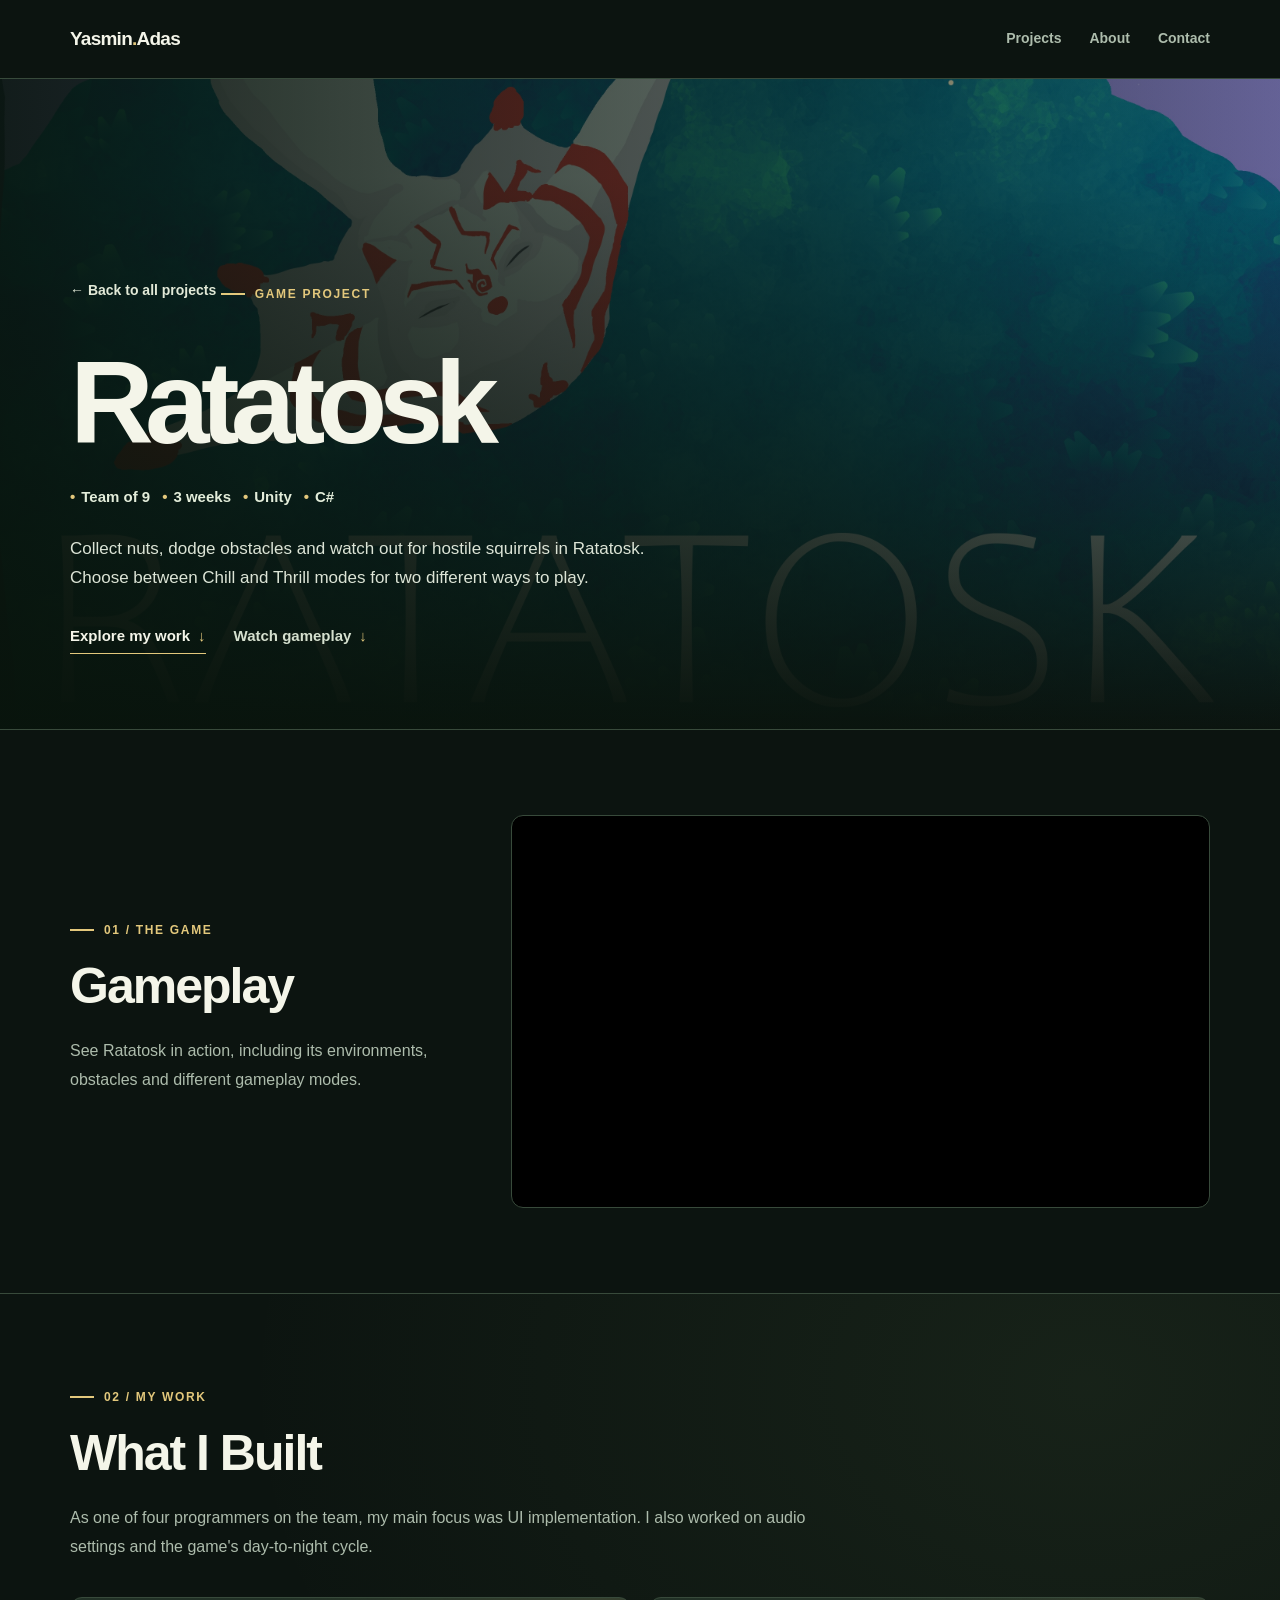
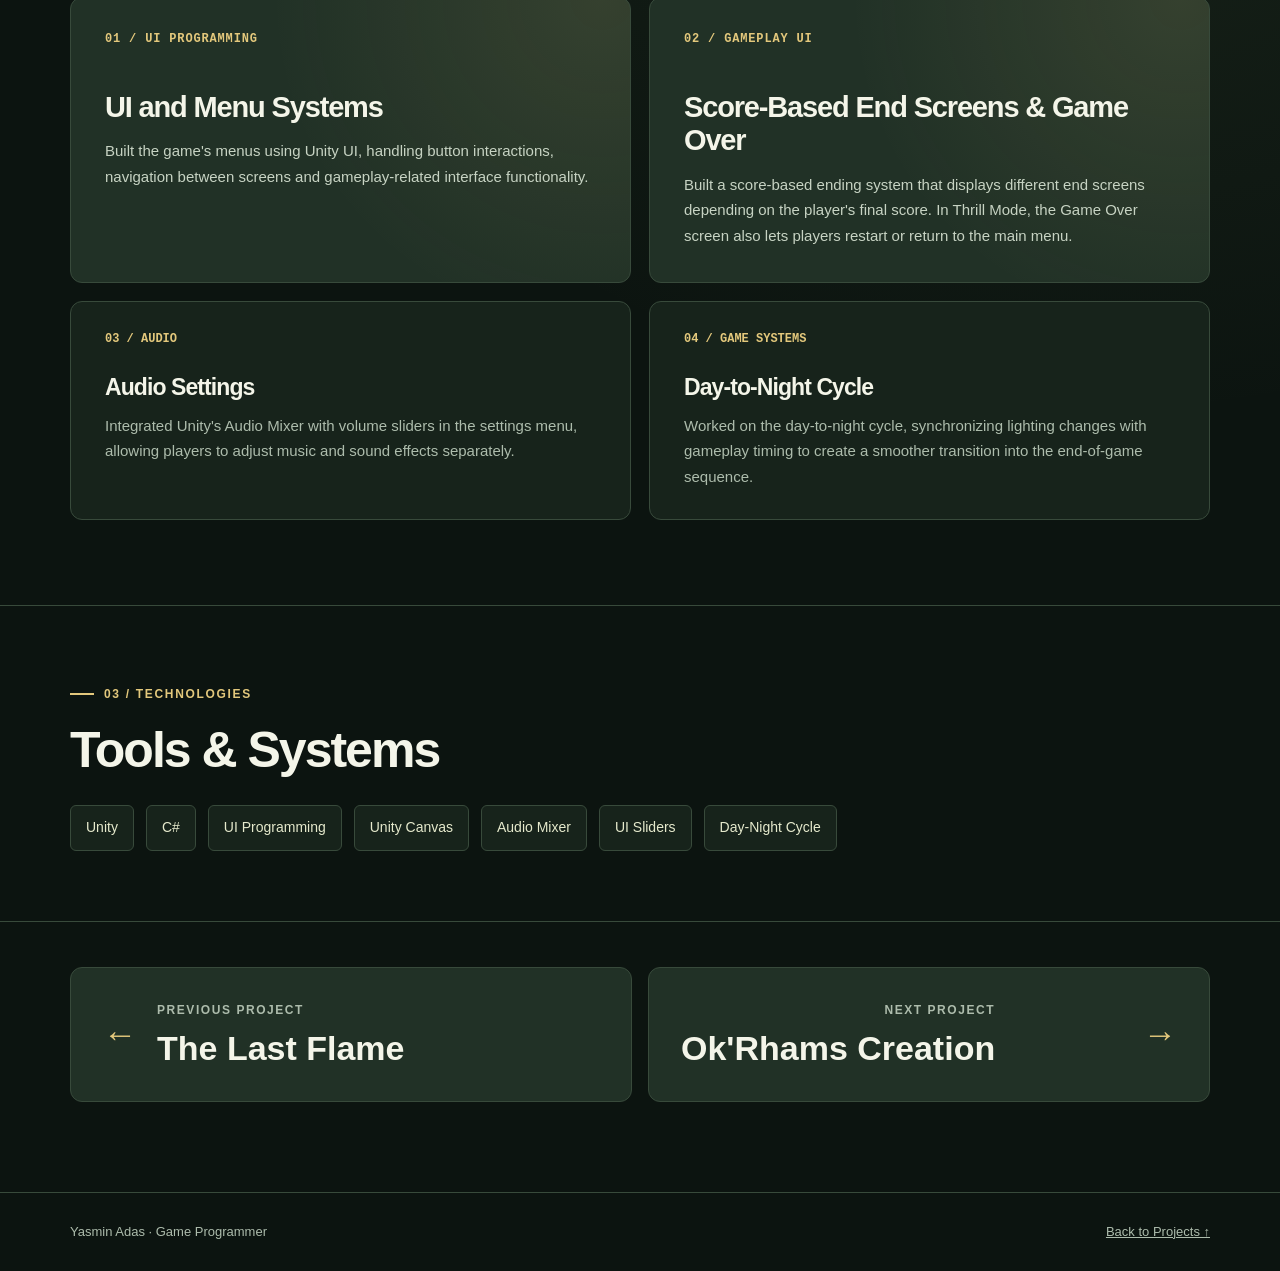
<file: ratatosk.html>
<!DOCTYPE html>
<html lang="en">
<head>
<meta charset="UTF-8">
<meta name="viewport" content="width=device-width, initial-scale=1.0">
<meta name="description" content="Ratatosk – UI programming and gameplay systems by Yasmin Adas.">
<title>Ratatosk | Yasmin Adas</title>

<style>
:root {
    --bg: #0c1410;
    --panel: #17231b;
    --panel-light: #213126;
    --line: #384a3b;
    --text: #f4f5e9;
    --muted: #adbcac;
    --accent: #e3c87c;
    --accent-light: #f5e4af;
    --green: #94b88c;
    --max-width: 1140px;
}

* {
    box-sizing: border-box;
}

html {
    scroll-behavior: smooth;
}

body {
    margin: 0;
    background: var(--bg);
    color: var(--text);
    font-family: Inter, "Segoe UI", Arial, sans-serif;
    line-height: 1.7;
    overflow-x: hidden;
}

a {
    color: inherit;
}

img {
    display: block;
    max-width: 100%;
}

h1, h2, h3, p {
    margin-top: 0;
}

h1, h2, h3 {
    line-height: 1.15;
    letter-spacing: -.04em;
}

.container {
    width: min(calc(100% - 48px), var(--max-width));
    margin-inline: auto;
}

/* NAVIGATION */

.site-header {
    position: relative;
    z-index: 10;
    background: var(--bg);
    border-bottom: 1px solid var(--line);
}

.navigation {
    min-height: 78px;
    display: flex;
    align-items: center;
    justify-content: space-between;
    gap: 24px;
}

.brand {
    font-size: 19px;
    font-weight: 800;
    letter-spacing: -.04em;
    text-decoration: none;
}

.brand span {
    color: var(--accent);
}

.nav-links {
    display: flex;
    flex-wrap: wrap;
    gap: 28px;
}

.nav-links a {
    color: var(--muted);
    font-size: 14px;
    font-weight: 600;
    text-decoration: none;
}

.nav-links a:hover {
    color: var(--accent);
}

/* HERO */

.hero {
    position: relative;
    min-height: 650px;
    display: flex;
    align-items: flex-end;
    overflow: hidden;
    background: #192d1d;
}

.hero-image {
    position: absolute;
    inset: 0;
    width: 100%;
    height: 100%;
    object-fit: cover;
    object-position: center;
}

.hero::after {
    content: "";
    position: absolute;
    inset: 0;
    background:
        linear-gradient(
            90deg,
            rgba(8, 20, 12, .91),
            rgba(8, 20, 12, .55) 62%,
            rgba(8, 20, 12, .18)
        ),
        linear-gradient(
            0deg,
            var(--bg),
            rgba(12, 20, 16, .12) 85%
        );
}

.hero-content {
    position: relative;
    z-index: 1;
    padding: 85px 0 75px;
}

.back-link {
    display: inline-block;
    margin-bottom: 45px;
    color: #e2e9d7;
    font-size: 14px;
    font-weight: 600;
    text-decoration: none;
}

.back-link:hover {
    color: var(--accent);
}

.eyebrow {
    display: inline-flex;
    align-items: center;
    gap: 10px;
    margin-bottom: 18px;
    color: var(--accent);
    font-size: 12px;
    font-weight: 800;
    letter-spacing: .14em;
    text-transform: uppercase;
}

.eyebrow::before {
    content: "";
    width: 24px;
    height: 2px;
    background: currentColor;
}

.hero h1 {
    max-width: 850px;
    margin-bottom: 25px;
    font-size: clamp(60px, 10vw, 116px);
    font-weight: 900;
    line-height: .96;
    letter-spacing: -.075em;
}

.project-meta {
    display: flex;
    flex-wrap: wrap;
    gap: 12px;
    margin: 0 0 25px;
    color: #e3edda;
    font-size: 15px;
    font-weight: 600;
}

.project-meta span {
    white-space: nowrap;
}

.project-meta span::before {
    content: "•";
    margin-right: 6px;
    color: var(--accent);
}

.hero-description {
    max-width: 590px;
    color: #dce4d6;
    font-size: 17px;
}

/* HERO LINKS */

.hero-actions {
    display: flex;
    flex-wrap: wrap;
    gap: 28px;
    margin-top: 30px;
}

.hero-link {
    display: inline-flex;
    align-items: center;
    gap: 8px;
    padding-bottom: 5px;
    border-bottom: 1px solid var(--accent);
    color: var(--text);
    font-size: 15px;
    font-weight: 600;
    text-decoration: none;
}

.hero-link.secondary {
    border-bottom-color: transparent;
    color: #d5e0cf;
}

.hero-link:hover,
.hero-link.secondary:hover {
    color: var(--accent);
    border-bottom-color: var(--accent);
}

.link-arrow {
    color: var(--accent);
}

/* CONTENT SECTIONS */

.section {
    padding: 85px 0;
    border-top: 1px solid var(--line);
}

.section-title {
    margin-bottom: 20px;
    font-size: clamp(34px, 4.5vw, 50px);
    font-weight: 850;
}

.section-intro {
    max-width: 750px;
    color: var(--muted);
    font-size: 16px;
    line-height: 1.85;
}

/* GAMEPLAY VIDEO */

.video-layout {
    display: grid;
    grid-template-columns: minmax(0, 1fr) 1.75fr;
    align-items: center;
    gap: 42px;
}

.video-container {
    aspect-ratio: 16 / 9;
    overflow: hidden;
    border: 1px solid var(--line);
    border-radius: 12px;
    background: #000;
}

.video-container iframe {
    width: 100%;
    height: 100%;
    border: 0;
}

/* MY CONTRIBUTIONS */

.contributions-section {
    background:
        radial-gradient(
            ellipse at 85% 10%,
            rgba(136, 177, 111, .09),
            transparent 55%
        );
}

.featured-grid {
    display: grid;
    grid-template-columns: 1fr 1fr;
    gap: 18px;
    margin: 35px 0 18px;
}

.feature {
    position: relative;
    min-height: 265px;
    padding: 34px;
    border: 1px solid var(--line);
    border-radius: 12px;
    background:
        radial-gradient(
            circle at 95% 0%,
            rgba(227, 200, 124, .1),
            transparent 55%
        ),
        var(--panel-light);
}

.feature-label {
    display: block;
    margin-bottom: 45px;
    color: var(--accent);
    font: 800 12px Consolas, monospace;
    letter-spacing: .07em;
}

.feature h3 {
    margin-bottom: 14px;
    font-size: clamp(23px, 3vw, 29px);
}

.feature p {
    max-width: 500px;
    margin: 0;
    color: #c7d3c3;
    font-size: 15px;
}

.more-contributions {
    display: grid;
    grid-template-columns: repeat(2, minmax(0, 1fr));
    gap: 18px;
}

.contribution {
    padding: 30px 34px;
    border: 1px solid var(--line);
    border-radius: 12px;
    background: var(--panel);
}

.contribution-label {
    display: block;
    margin-bottom: 28px;
    color: var(--accent);
    font: 800 12px Consolas, monospace;
}

.contribution h3 {
    margin-bottom: 12px;
    font-size: 23px;
}

.contribution p {
    max-width: 490px;
    margin: 0;
    color: var(--muted);
    font-size: 15px;
}

/* TECHNOLOGIES */

.technologies-section {
    padding: 70px 0;
    border-top: 1px solid var(--line);
}

.tech-tags {
    display: flex;
    flex-wrap: wrap;
    gap: 12px;
    margin-top: 25px;
}

.tech-tag {
    padding: 10px 15px;
    border: 1px solid var(--line);
    border-radius: 6px;
    background: var(--panel);
    color: #e5e9cc;
    font-size: 14px;
}

/* PREVIOUS AND NEXT PROJECTS */

.project-navigation-section {
    padding: 45px 0 90px;
    border-top: 1px solid var(--line);
}

.project-navigation-grid {
    display: grid;
    grid-template-columns: repeat(2, minmax(0, 1fr));
    gap: 16px;
}

.project-navigation-link {
    display: flex;
    justify-content: space-between;
    align-items: center;
    gap: 20px;
    padding: 32px;
    border: 1px solid var(--line);
    border-radius: 12px;
    background: var(--panel-light);
    text-decoration: none;
    transition: background .2s ease, border-color .2s ease;
}

.project-navigation-link:hover {
    border-color: var(--accent);
    background: #30432e;
}

.project-navigation-link.previous {
    justify-content: flex-start;
}

.project-navigation-link.next {
    text-align: right;
}

.project-navigation-label {
    display: block;
    margin-bottom: 8px;
    color: var(--muted);
    font-size: 12px;
    font-weight: 800;
    letter-spacing: .13em;
}

.project-navigation-link strong {
    display: block;
    font-size: clamp(22px, 3vw, 34px);
    line-height: 1.2;
}

.project-navigation-arrow {
    flex-shrink: 0;
    color: var(--accent);
    font-size: 34px;
    line-height: 1;
}

/* FOOTER */

.footer {
    padding: 28px 0;
    border-top: 1px solid var(--line);
    color: var(--muted);
    font-size: 13px;
}

.footer-inner {
    display: flex;
    justify-content: space-between;
    gap: 16px;
    flex-wrap: wrap;
}

/* ACCESSIBILITY */

a:focus-visible {
    outline: 2px solid var(--accent);
    outline-offset: 4px;
}

/* TABLET */

@media (max-width: 900px) {
    .video-layout {
        grid-template-columns: 1fr;
        gap: 26px;
    }
}

/* MOBILE */

@media (max-width: 650px) {
    .container {
        width: min(calc(100% - 32px), var(--max-width));
    }

    .navigation {
        flex-direction: column;
        align-items: flex-start;
        padding: 18px 0;
        gap: 12px;
    }

    .nav-links {
        gap: 20px;
    }

    .hero {
        min-height: 580px;
    }

    .hero-content {
        padding: 55px 0 65px;
    }

    .back-link {
        margin-bottom: 50px;
    }

    .hero h1 {
        font-size: clamp(55px, 12vw, 75px);
    }

    .hero-description {
        font-size: 15px;
    }

    .section {
        padding: 60px 0;
    }

    .featured-grid,
    .more-contributions,
    .project-navigation-grid {
        grid-template-columns: 1fr;
    }

    .feature {
        min-height: 220px;
        padding: 26px;
    }

    .feature-label {
        margin-bottom: 26px;
    }

    .contribution {
        padding: 26px;
    }

    .technologies-section {
        padding: 55px 0;
    }

    .project-navigation-link {
        padding: 24px;
    }
}

/* REDUCED MOTION */

@media (prefers-reduced-motion: reduce) {
    html {
        scroll-behavior: auto;
    }

    .project-navigation-link {
        transition: none;
    }
}
</style>
</head>

<body>

<!-- NAVIGATION -->

<header class="site-header">
    <nav class="navigation container" aria-label="Main navigation">

        <a href="index.html#home" class="brand">
            Yasmin<span>.</span>Adas
        </a>

        <div class="nav-links">
            <a href="index.html#projects">Projects</a>
            <a href="index.html#about">About</a>
            <a href="index.html#contact">Contact</a>
        </div>

    </nav>
</header>

<main>

<!-- HERO -->

<section class="hero">

    <img
        class="hero-image"
        src="images/ratatosk.jpg"
        alt="Ratatosk gameplay artwork"
    >

    <div class="container hero-content">

        <a class="back-link" href="index.html#projects">
            ← Back to all projects
        </a>

        <div class="eyebrow">
            Game Project
        </div>

        <h1>Ratatosk</h1>

        <div class="project-meta" aria-label="Project details">
            <span>Team of 9</span>
            <span>3 weeks</span>
            <span>Unity</span>
            <span>C#</span>
        </div>

        <p class="hero-description">
            Collect nuts, dodge obstacles and watch out for
            hostile squirrels in Ratatosk. Choose between
            Chill and Thrill modes for two different ways to play.
        </p>

        <div class="hero-actions">

            <a class="hero-link" href="#my-work">
                Explore my work
                <span class="link-arrow" aria-hidden="true">↓</span>
            </a>

            <a class="hero-link secondary" href="#gameplay-video">
                Watch gameplay
                <span class="link-arrow" aria-hidden="true">↓</span>
            </a>

        </div>

    </div>
</section>

<!-- GAMEPLAY VIDEO -->

<section class="section" id="gameplay-video">
    <div class="container video-layout">

        <div>

            <div class="eyebrow">
                01 / The Game
            </div>

            <h2 class="section-title">
                Gameplay
            </h2>

            <p class="section-intro">
                See Ratatosk in action, including its
                environments, obstacles and different
                gameplay modes.
            </p>

        </div>

        <div class="video-container">

            <iframe
                src="https://www.youtube-nocookie.com/embed/TZFOTIkZYZM"
                title="Ratatosk Gameplay Trailer"
                loading="lazy"
                referrerpolicy="strict-origin-when-cross-origin"
                allow="accelerometer; autoplay; clipboard-write; encrypted-media; gyroscope; picture-in-picture; web-share"
                allowfullscreen>
            </iframe>

        </div>

    </div>
</section>

<!-- MY CONTRIBUTIONS -->

<section class="section contributions-section" id="my-work">
    <div class="container">

        <div class="eyebrow">
            02 / My Work
        </div>

        <h2 class="section-title">
            What I Built
        </h2>

        <p class="section-intro">
            As one of four programmers on the team,
            my main focus was UI implementation.
            I also worked on audio settings and
            the game's day-to-night cycle.
        </p>

        <div class="featured-grid">

            <!-- UI AND MENUS -->

            <article class="feature">

                <span class="feature-label">
                    01 / UI PROGRAMMING
                </span>

                <h3>
                    UI and Menu Systems
                </h3>

                <p>
                    Built the game's menus using Unity UI,
                    handling button interactions, navigation
                    between screens and gameplay-related
                    interface functionality.
                </p>

            </article>

            <!-- END SCREENS -->

            <article class="feature">

                <span class="feature-label">
                    02 / GAMEPLAY UI
                </span>

                <h3>
                    Score-Based End Screens &amp; Game Over
                </h3>

                <p>
                    Built a score-based ending system that
                    displays different end screens depending
                    on the player's final score. In Thrill Mode,
                    the Game Over screen also lets players
                    restart or return to the main menu.
                </p>

            </article>

        </div>

        <div class="more-contributions">

            <!-- AUDIO SETTINGS -->

            <article class="contribution">

                <span class="contribution-label">
                    03 / AUDIO
                </span>

                <h3>
                    Audio Settings
                </h3>

                <p>
                    Integrated Unity's Audio Mixer with volume
                    sliders in the settings menu, allowing
                    players to adjust music and sound
                    effects separately.
                </p>

            </article>

            <!-- DAY TO NIGHT -->

            <article class="contribution">

                <span class="contribution-label">
                    04 / GAME SYSTEMS
                </span>

                <h3>
                    Day-to-Night Cycle
                </h3>

                <p>
                    Worked on the day-to-night cycle,
                    synchronizing lighting changes with
                    gameplay timing to create a smoother
                    transition into the end-of-game sequence.
                </p>

            </article>

        </div>

    </div>
</section>

<!-- TECHNOLOGIES -->

<section class="technologies-section">
    <div class="container">

        <div class="eyebrow">
            03 / Technologies
        </div>

        <h2 class="section-title">
            Tools &amp; Systems
        </h2>

        <div class="tech-tags">
            <span class="tech-tag">Unity</span>
            <span class="tech-tag">C#</span>
            <span class="tech-tag">UI Programming</span>
            <span class="tech-tag">Unity Canvas</span>
            <span class="tech-tag">Audio Mixer</span>
            <span class="tech-tag">UI Sliders</span>
            <span class="tech-tag">Day-Night Cycle</span>
        </div>

    </div>
</section>

<!-- PREVIOUS AND NEXT PROJECTS -->

<section class="project-navigation-section">
    <div class="container">

        <nav class="project-navigation-grid" aria-label="Project navigation">

            <a
                href="thelastflame.html"
                class="project-navigation-link previous"
            >

                <span class="project-navigation-arrow" aria-hidden="true">
                    ←
                </span>

                <div>
                    <span class="project-navigation-label">
                        PREVIOUS PROJECT
                    </span>

                    <strong>
                        The Last Flame
                    </strong>
                </div>

            </a>

            <a
                href="okrhamscreation.html"
                class="project-navigation-link next"
            >

                <div>
                    <span class="project-navigation-label">
                        NEXT PROJECT
                    </span>

                    <strong>
                        Ok'Rhams Creation
                    </strong>
                </div>

                <span class="project-navigation-arrow" aria-hidden="true">
                    →
                </span>

            </a>

        </nav>

    </div>
</section>

</main>

<!-- FOOTER -->

<footer class="footer">
    <div class="container footer-inner">

        <span>
            Yasmin Adas · Game Programmer
        </span>

        <a href="index.html#projects">
            Back to Projects ↑
        </a>

    </div>
</footer>

</body>
</html>
</file>
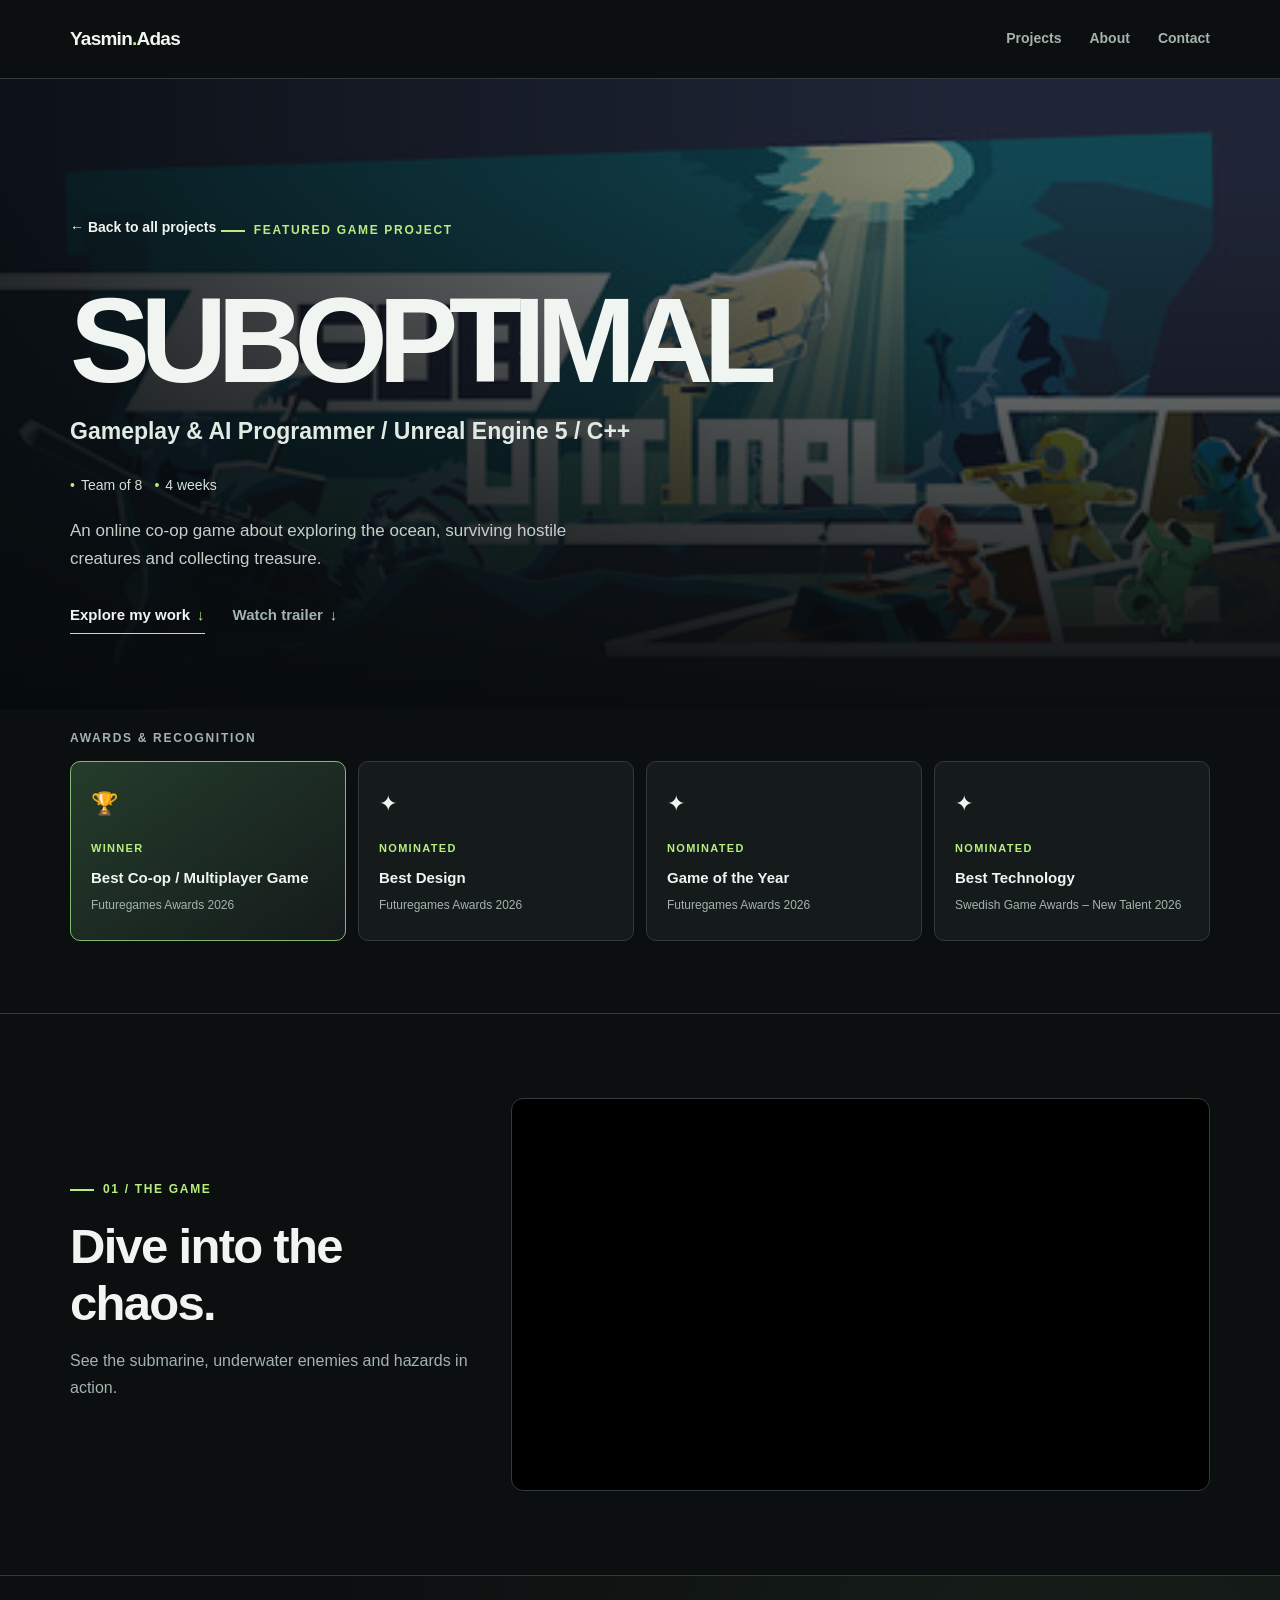
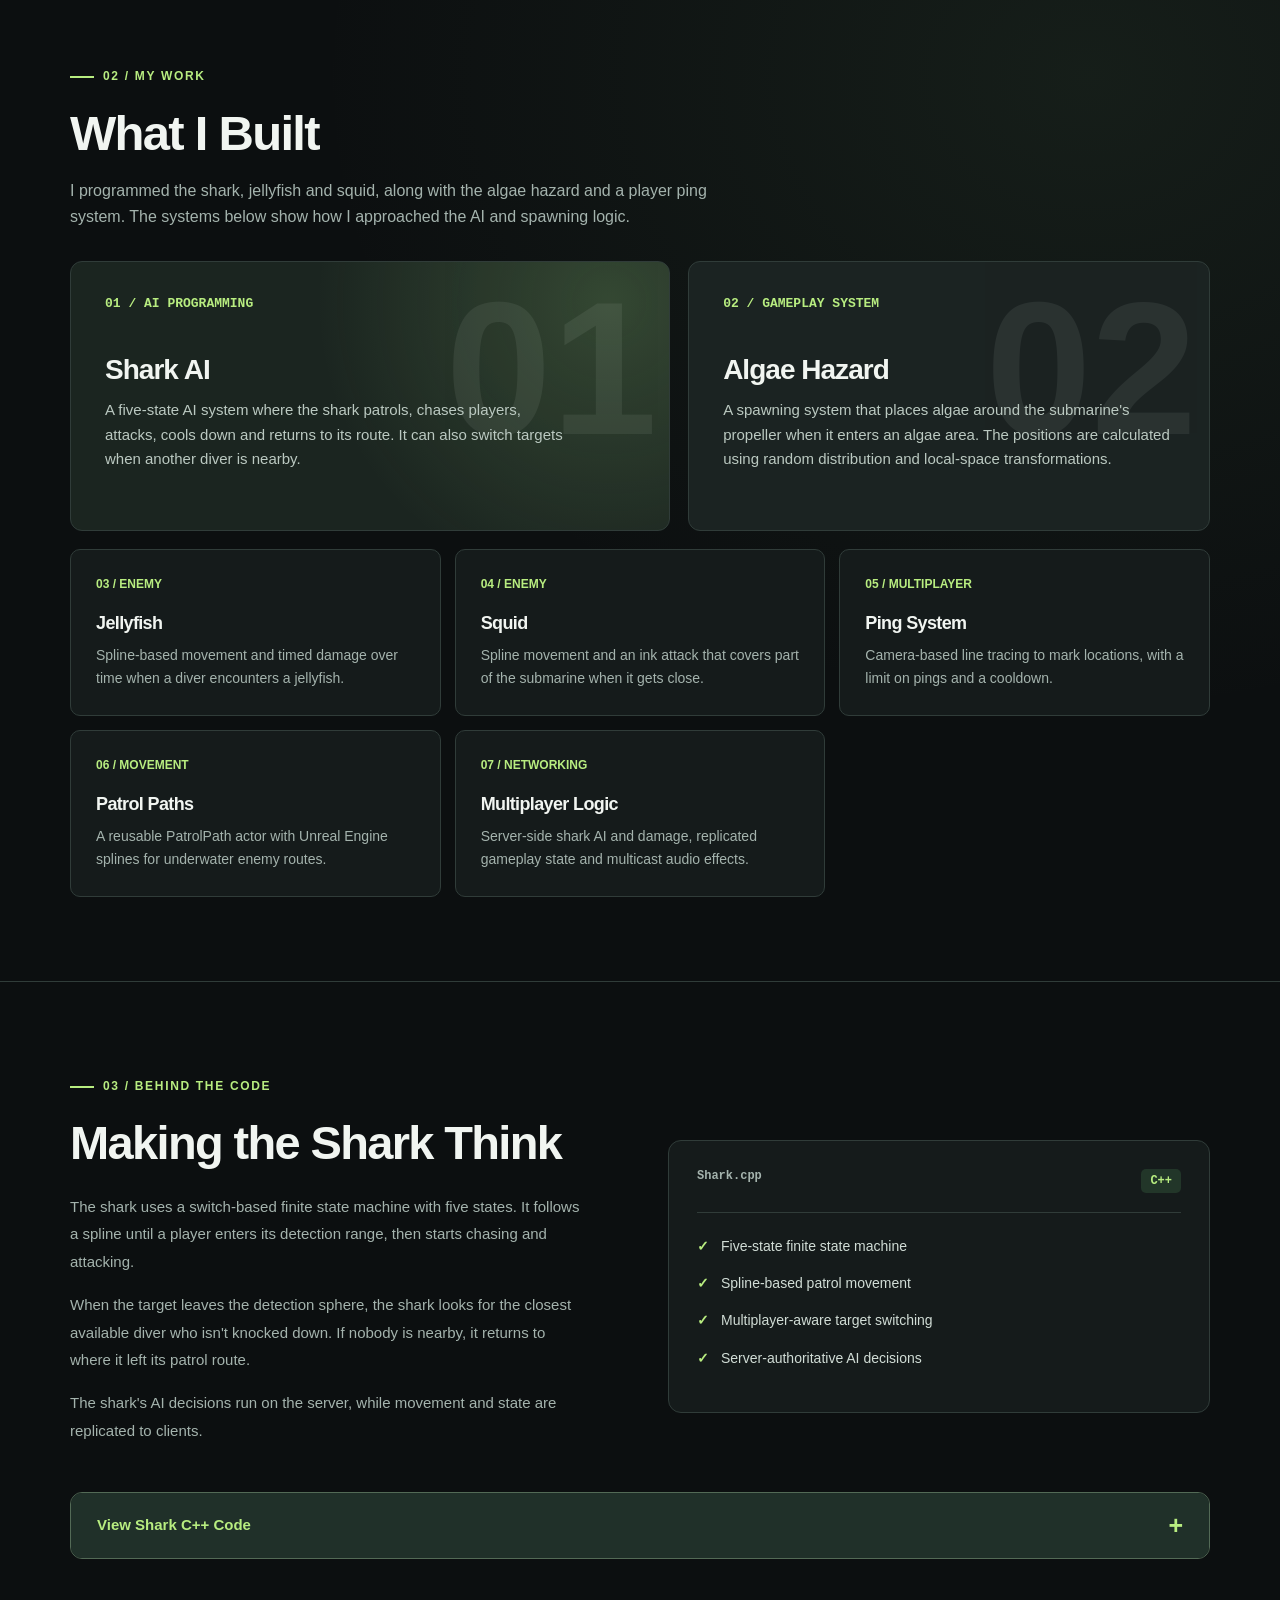
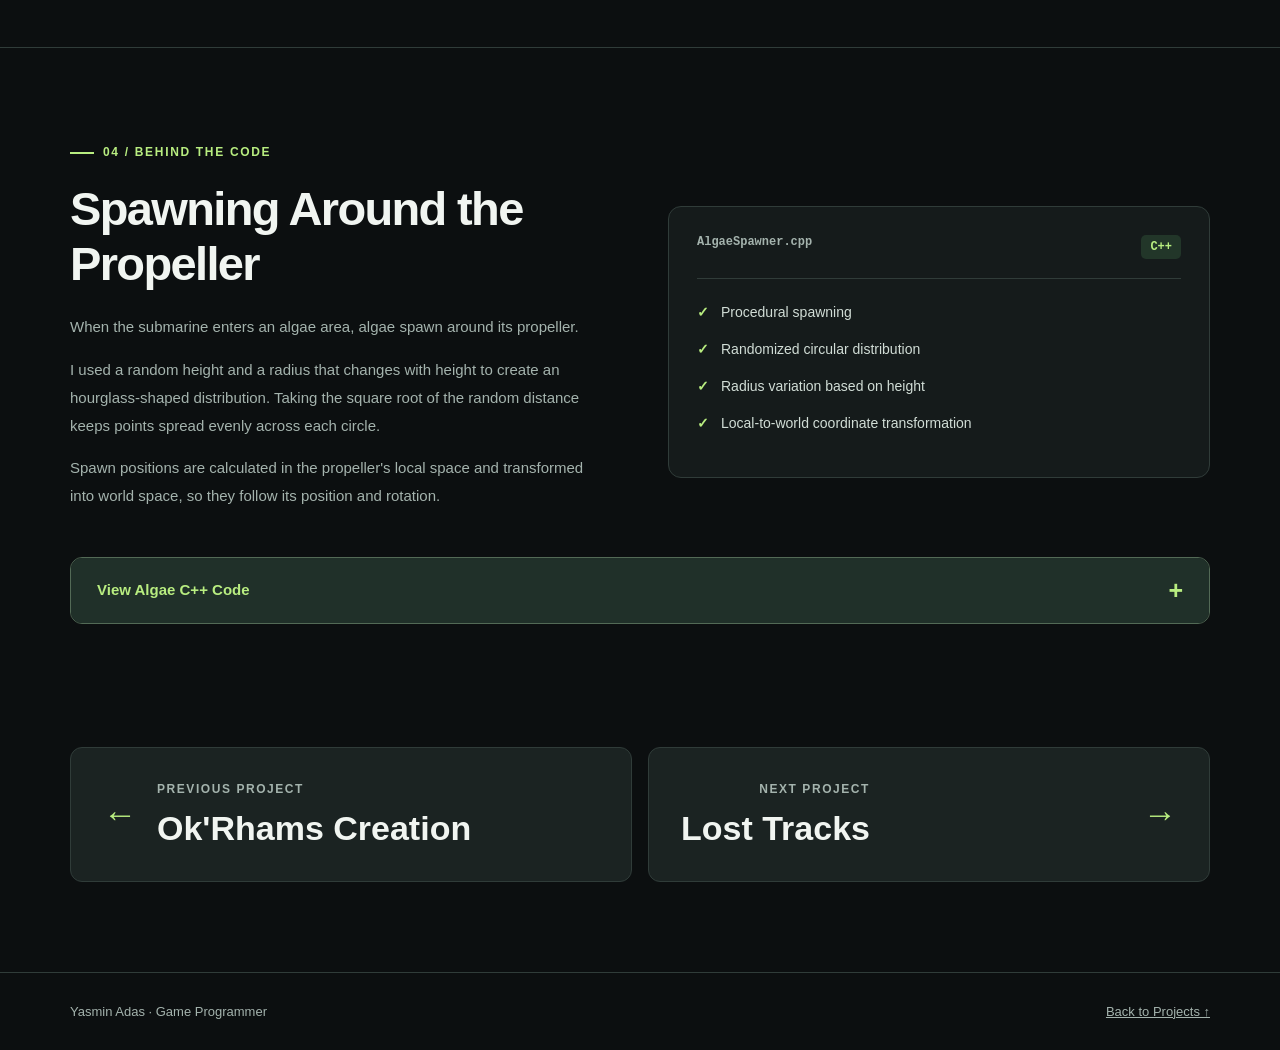
<file: suboptimal.html>
<!DOCTYPE html>
<html lang="en">
<head>
<meta charset="UTF-8">
<meta name="viewport" content="width=device-width, initial-scale=1.0">
<meta name="description" content="SUBOPTIMAL - Gameplay and AI programming by Yasmin Adas">
<title>SUBOPTIMAL | Yasmin Adas</title>

<style>
:root {
    --bg: #0c0f10;
    --panel: #151b1b;
    --panel-light: #1b2322;
    --line: #303c39;
    --text: #f1f5f1;
    --muted: #a4b3ad;
    --accent: #b8ed80;
    --accent-dark: #223629;
    --max-width: 1140px;
}

* { box-sizing: border-box; }
html { scroll-behavior: smooth; }

body {
    margin: 0;
    background: var(--bg);
    color: var(--text);
    font-family: Inter, "Segoe UI", Arial, sans-serif;
    line-height: 1.65;
    overflow-x: hidden;
}

a { color: inherit; }
img { display: block; max-width: 100%; }
h1, h2, h3, p { margin-top: 0; }

h1, h2, h3 {
    line-height: 1.18;
    letter-spacing: -.035em;
}

.container {
    width: min(calc(100% - 48px), var(--max-width));
    margin-inline: auto;
}

/* NAVIGATION */

.site-header {
    position: relative;
    z-index: 10;
    background: #0c0f10;
    border-bottom: 1px solid var(--line);
}

.navigation {
    min-height: 78px;
    display: flex;
    align-items: center;
    justify-content: space-between;
    gap: 24px;
}

.brand {
    font-size: 19px;
    font-weight: 800;
    letter-spacing: -.04em;
    text-decoration: none;
}

.brand span { color: var(--accent); }

.nav-links {
    display: flex;
    flex-wrap: wrap;
    gap: 28px;
}

.nav-links a {
    color: var(--muted);
    text-decoration: none;
    font-size: 14px;
    font-weight: 600;
}

.nav-links a:hover { color: var(--accent); }

/* HERO */

.hero {
    position: relative;
    min-height: 630px;
    display: flex;
    align-items: flex-end;
    background: #10252a;
    overflow: hidden;
}

.hero-image {
    position: absolute;
    inset: 0;
    width: 100%;
    height: 100%;
    object-fit: cover;
}

.hero::after {
    content: "";
    position: absolute;
    inset: 0;
    background:
        linear-gradient(90deg, rgba(5,10,12,.82), rgba(5,10,12,.30) 75%),
        linear-gradient(0deg, #0c0f10, rgba(12,15,16,.14) 85%);
}

.hero-content {
    position: relative;
    z-index: 1;
    padding: 90px 0 75px;
}

.back-link {
    display: inline-block;
    margin-bottom: 44px;
    font-size: 14px;
    font-weight: 600;
    text-decoration: none;
}

.back-link:hover { color: var(--accent); }

.eyebrow {
    display: inline-flex;
    align-items: center;
    gap: 9px;
    margin-bottom: 18px;
    color: var(--accent);
    font-size: 12px;
    font-weight: 800;
    letter-spacing: .14em;
    text-transform: uppercase;
}

.eyebrow::before {
    content: "";
    width: 24px;
    height: 2px;
    background: currentColor;
}

.hero h1 {
    margin-bottom: 16px;
    font-size: clamp(48px, 10vw, 120px);
    line-height: .95;
    letter-spacing: -.08em;
    font-weight: 900;
}

.hero-role {
    color: #e0ebe5;
    font-size: clamp(17px, 2.4vw, 23px);
    font-weight: 600;
}

.project-meta {
    display: flex;
    flex-wrap: wrap;
    gap: 12px;
    margin: 0 0 20px;
    color: #d2dfd6;
    font-size: 14px;
}

.project-meta span { white-space: nowrap; }

.project-meta span::before {
    content: "•";
    margin-right: 6px;
    color: var(--accent);
}

.hero-description {
    max-width: 530px;
    color: #c3d0ca;
    font-size: 17px;
}

/* SIMPLE HERO LINKS */

.hero-buttons {
    display: flex;
    flex-wrap: wrap;
    gap: 28px;
    margin-top: 30px;
}

.primary-link,
.secondary-link {
    display: inline-flex;
    align-items: center;
    gap: 7px;
    padding: 0 0 5px;
    border: 0;
    border-bottom: 1px solid transparent;
    border-radius: 0;
    background: none;
    color: var(--text);
    font-size: 15px;
    font-weight: 600;
    text-decoration: none;
}

.primary-link {
    border-bottom-color: var(--accent);
}

.secondary-link {
    color: var(--muted);
}

.primary-link:hover,
.secondary-link:hover {
    color: var(--accent);
    border-bottom-color: var(--accent);
}

.link-arrow { color: var(--accent); }

/* AWARDS */

.awards-section { padding: 20px 0 72px; }

.awards-heading {
    color: var(--muted);
    font-size: 12px;
    font-weight: 800;
    letter-spacing: .14em;
    text-transform: uppercase;
}

.awards-grid {
    display: grid;
    grid-template-columns: repeat(4, minmax(0, 1fr));
    gap: 12px;
}

.award {
    min-height: 145px;
    padding: 24px 20px;
    border: 1px solid var(--line);
    border-radius: 10px;
    background: var(--panel);
}

.award-winner {
    border-color: #83b971;
    background: linear-gradient(145deg, #243c2b, #151b1b);
}

.award-icon {
    display: block;
    margin-bottom: 12px;
    font-size: 22px;
}

.award-status {
    color: var(--accent);
    font-size: 11px;
    font-weight: 800;
    letter-spacing: .12em;
    text-transform: uppercase;
}

.award-title {
    display: block;
    margin-top: 7px;
    font-size: 15px;
    line-height: 1.4;
}

.award-event {
    display: block;
    margin-top: 8px;
    color: var(--muted);
    font-size: 12px;
}

/* SECTIONS */

.content-section {
    padding: 84px 0;
    border-top: 1px solid var(--line);
}

.section-title {
    margin-bottom: 15px;
    font-size: clamp(31px, 4.5vw, 49px);
    font-weight: 850;
}

.section-intro {
    max-width: 690px;
    color: var(--muted);
    font-size: 16px;
}

/* TRAILER */

.trailer-layout {
    display: grid;
    grid-template-columns: minmax(0, 1fr) 1.75fr;
    align-items: center;
    gap: 42px;
}

.trailer-container {
    aspect-ratio: 16 / 9;
    overflow: hidden;
    border: 1px solid var(--line);
    border-radius: 12px;
    background: #000;
}

.trailer-container iframe {
    width: 100%;
    height: 100%;
    border: 0;
}

/* CONTRIBUTIONS */

.contributions-section {
    background: radial-gradient(
        ellipse at 85% 10%,
        rgba(101,151,100,.11),
        transparent 50%
    );
}

.featured-contributions {
    display: grid;
    grid-template-columns: 1.15fr 1fr;
    gap: 18px;
    margin: 30px 0 18px;
}

.feature {
    position: relative;
    min-height: 270px;
    padding: 34px;
    overflow: hidden;
    border: 1px solid var(--line);
    border-radius: 12px;
    background: var(--panel-light);
}

.feature-shark {
    background:
        radial-gradient(circle at 90% 15%, rgba(156,210,128,.20), transparent 50%),
        #1b2520;
}

.feature-number {
    display: block;
    margin-bottom: 42px;
    color: var(--accent);
    font: 800 13px Consolas, monospace;
}

.feature h3 {
    position: relative;
    margin-bottom: 12px;
    font-size: 28px;
}

.feature p {
    position: relative;
    max-width: 460px;
    margin-bottom: 0;
    color: #bbc9c1;
    font-size: 15px;
}

.feature-decor {
    position: absolute;
    top: -50px;
    right: 12px;
    font-size: 190px;
    font-weight: 900;
    opacity: .07;
    pointer-events: none;
}

.other-contributions {
    display: grid;
    grid-template-columns: repeat(3, minmax(0, 1fr));
    gap: 14px;
}

.small-contribution {
    padding: 25px;
    border: 1px solid var(--line);
    border-radius: 10px;
    background: var(--panel);
}

.small-contribution h3 {
    margin-bottom: 10px;
    font-size: 18px;
}

.small-contribution p {
    margin: 0;
    color: var(--muted);
    font-size: 14px;
}

.contribution-label {
    display: block;
    margin-bottom: 18px;
    color: var(--accent);
    font-size: 12px;
    font-weight: 800;
}

/* TECHNICAL SECTIONS */

.technical-section {
    padding: 88px 0;
    border-top: 1px solid var(--line);
}

.technical-layout {
    display: grid;
    grid-template-columns: minmax(0, 1fr) minmax(0, 1fr);
    align-items: start;
    gap: 32px 56px;
}

.technical-description h2 {
    margin-bottom: 22px;
    font-size: clamp(32px, 4vw, 47px);
}

.technical-description p {
    max-width: 520px;
    color: var(--muted);
    font-size: 15px;
    line-height: 1.85;
}

.technical-panel {
    margin-top: 70px;
    padding: 28px;
    border: 1px solid var(--line);
    border-radius: 13px;
    background: var(--panel);
}

.technical-panel-label {
    display: flex;
    justify-content: space-between;
    gap: 12px;
    margin-bottom: 22px;
    padding-bottom: 19px;
    border-bottom: 1px solid var(--line);
    color: var(--muted);
    font: 700 12px Consolas, monospace;
}

.language-tag {
    padding: 5px 9px;
    color: var(--accent);
    background: var(--accent-dark);
    border-radius: 5px;
}

.technical-points {
    margin: 0;
    padding: 0;
    list-style: none;
}

.technical-points li {
    display: flex;
    gap: 12px;
    margin-bottom: 14px;
    color: #d1ddd6;
    font-size: 14px;
}

.technical-points li::before {
    content: "✓";
    color: var(--accent);
    font-weight: 800;
}

/* FULL-WIDTH CODE VIEWER */

.code-disclosure {
    grid-column: 1 / -1;
    min-width: 0;
    border: 1px solid #536a56;
    border-radius: 12px;
    overflow: hidden;
    background: var(--panel);
}

.code-disclosure summary {
    display: flex;
    justify-content: space-between;
    align-items: center;
    padding: 20px 26px;
    color: var(--accent);
    background: #203029;
    cursor: pointer;
    list-style: none;
    font-size: 15px;
    font-weight: 800;
}

.code-disclosure summary::-webkit-details-marker {
    display: none;
}

.code-disclosure summary::after {
    content: "+";
    font-size: 25px;
    line-height: 1;
}

.code-disclosure[open] summary::after {
    content: "−";
}

.code-disclosure summary:hover {
    background: #2b4032;
}

.code-disclosure pre {
    width: 100%;
    max-height: none;
    margin: 0;
    padding: 30px;
    overflow-x: auto;
    overflow-y: visible;
    border-top: 1px solid var(--line);
    background: #0b1010;
    tab-size: 4;
}

.code-disclosure code {
    display: block;
    color: #dce9df;
    font: 14px/1.85 Consolas, "Courier New", monospace;
    white-space: pre;
}

/* PREVIOUS AND NEXT PROJECTS */

.project-navigation-section {
    padding: 35px 0 90px;
}

.project-navigation-grid {
    display: grid;
    grid-template-columns: repeat(2, minmax(0, 1fr));
    gap: 16px;
}

.project-navigation-link {
    display: flex;
    justify-content: space-between;
    align-items: center;
    gap: 20px;
    padding: 32px;
    border: 1px solid var(--line);
    border-radius: 12px;
    background: var(--panel-light);
    text-decoration: none;
    transition: background .2s ease, border-color .2s ease;
}

.project-navigation-link:hover {
    background: #25332a;
    border-color: var(--accent);
}

.project-navigation-link.previous {
    justify-content: flex-start;
}

.project-navigation-link.next {
    text-align: right;
}

.project-navigation-label {
    display: block;
    margin-bottom: 8px;
    color: var(--muted);
    font-size: 12px;
    font-weight: 800;
    letter-spacing: .13em;
}

.project-navigation-link strong {
    display: block;
    font-size: clamp(22px, 3vw, 34px);
    line-height: 1.2;
}

.project-navigation-arrow {
    flex-shrink: 0;
    color: var(--accent);
    font-size: 34px;
    line-height: 1;
}

/* FOOTER */

.footer {
    padding: 28px 0;
    border-top: 1px solid var(--line);
    color: var(--muted);
    font-size: 13px;
}

.footer-inner {
    display: flex;
    justify-content: space-between;
    gap: 15px;
    flex-wrap: wrap;
}

/* ACCESSIBILITY */

a:focus-visible,
summary:focus-visible {
    outline: 2px solid var(--accent);
    outline-offset: 3px;
}

/* TABLET */

@media (max-width: 900px) {
    .awards-grid {
        grid-template-columns: repeat(2, 1fr);
    }

    .trailer-layout,
    .technical-layout {
        grid-template-columns: 1fr;
        gap: 26px;
    }

    .other-contributions {
        grid-template-columns: repeat(2, 1fr);
    }

    .technical-panel {
        margin-top: 0;
    }

    .code-disclosure {
        grid-column: 1;
    }
}

/* MOBILE */

@media (max-width: 650px) {
    .container {
        width: min(calc(100% - 32px), var(--max-width));
    }

    .navigation {
        padding: 18px 0;
        align-items: flex-start;
        flex-direction: column;
        gap: 12px;
    }

    .nav-links { gap: 20px; }
    .hero { min-height: 580px; }
    .hero-content { padding: 55px 0; }

    .hero h1 {
        font-size: clamp(48px, 12vw, 76px);
    }

    .hero-description { font-size: 15px; }

    .content-section,
    .technical-section {
        padding: 60px 0;
    }

    .awards-section { padding-bottom: 55px; }

    .award {
        min-height: auto;
        padding: 18px;
    }

    .featured-contributions,
    .other-contributions {
        grid-template-columns: 1fr;
    }

    .feature {
        min-height: 230px;
        padding: 25px;
    }

    .feature-number { margin-bottom: 26px; }

    .technical-panel {
        margin-top: 0;
        padding: 18px;
    }

    .code-disclosure summary { padding: 17px; }
    .code-disclosure pre { padding: 16px; }
    .code-disclosure code { font-size: 12px; }

    .project-navigation-grid {
        grid-template-columns: 1fr;
    }

    .project-navigation-link {
        padding: 24px;
    }
}

/* TOUCH */

@media (hover: none) {
    .project-navigation-link:active,
    .primary-link:active,
    .secondary-link:active {
        filter: brightness(1.15);
    }
}

/* REDUCED MOTION */

@media (prefers-reduced-motion: reduce) {
    html { scroll-behavior: auto; }

    .project-navigation-link {
        transition: none;
    }
}
</style>
</head>

<body>

<header class="site-header">
    <nav class="navigation container" aria-label="Main navigation">
        <a href="index.html#home" class="brand">
            Yasmin<span>.</span>Adas
        </a>

        <div class="nav-links">
            <a href="index.html#projects">Projects</a>
            <a href="index.html#about">About</a>
            <a href="index.html#contact">Contact</a>
        </div>
    </nav>
</header>

<main>

<!-- HERO -->

<section class="hero">
    <img
        class="hero-image"
        src="images/suboptimal.jpg"
        alt="Underwater artwork from SUBOPTIMAL"
    >

    <div class="container hero-content">
        <a class="back-link" href="index.html#projects">
            ← Back to all projects
        </a>

        <div class="eyebrow">Featured Game Project</div>
        <h1>SUBOPTIMAL</h1>

        <p class="hero-role">
            Gameplay &amp; AI Programmer / Unreal Engine 5 / C++
        </p>

        <div class="project-meta" aria-label="Project details">
            <span>Team of 8</span>
            <span>4 weeks</span>
        </div>

        <p class="hero-description">
            An online co-op game about exploring the ocean,
            surviving hostile creatures and collecting treasure.
        </p>

        <div class="hero-buttons">
            <a class="primary-link" href="#contributions">
                Explore my work
                <span class="link-arrow" aria-hidden="true">↓</span>
            </a>

            <a class="secondary-link" href="#trailer">
                Watch trailer
                <span class="link-arrow" aria-hidden="true">↓</span>
            </a>
        </div>
    </div>
</section>

<!-- AWARDS -->

<section class="awards-section">
    <div class="container">
        <p class="awards-heading">Awards &amp; Recognition</p>

        <div class="awards-grid">

            <div class="award award-winner">
                <span class="award-icon">🏆</span>
                <span class="award-status">Winner</span>
                <strong class="award-title">
                    Best Co-op / Multiplayer Game
                </strong>
                <span class="award-event">
                    Futuregames Awards 2026
                </span>
            </div>

            <div class="award">
                <span class="award-icon">✦</span>
                <span class="award-status">Nominated</span>
                <strong class="award-title">Best Design</strong>
                <span class="award-event">
                    Futuregames Awards 2026
                </span>
            </div>

            <div class="award">
                <span class="award-icon">✦</span>
                <span class="award-status">Nominated</span>
                <strong class="award-title">Game of the Year</strong>
                <span class="award-event">
                    Futuregames Awards 2026
                </span>
            </div>

            <div class="award">
                <span class="award-icon">✦</span>
                <span class="award-status">Nominated</span>
                <strong class="award-title">Best Technology</strong>
                <span class="award-event">
                    Swedish Game Awards – New Talent 2026
                </span>
            </div>

        </div>
    </div>
</section>

<!-- TRAILER -->

<section class="content-section" id="trailer">
    <div class="container trailer-layout">
        <div>
            <div class="eyebrow">01 / The Game</div>
            <h2 class="section-title">Dive into the chaos.</h2>
            <p class="section-intro">
                See the submarine, underwater enemies
                and hazards in action.
            </p>
        </div>

        <div class="trailer-container">
            <iframe
                src="https://www.youtube-nocookie.com/embed/SMASByXMQdw"
                title="SUBOPTIMAL Gameplay Trailer"
                loading="lazy"
                referrerpolicy="strict-origin-when-cross-origin"
                allow="accelerometer; autoplay; clipboard-write; encrypted-media; gyroscope; picture-in-picture; web-share"
                allowfullscreen>
            </iframe>
        </div>
    </div>
</section>

<!-- CONTRIBUTIONS -->

<section class="content-section contributions-section" id="contributions">
    <div class="container">
        <div class="eyebrow">02 / My Work</div>

        <h2 class="section-title">What I Built</h2>

        <p class="section-intro">
            I programmed the shark, jellyfish and squid,
            along with the algae hazard and a player ping system.
            The systems below show how I approached the AI and spawning logic.
        </p>

        <div class="featured-contributions">

            <article class="feature feature-shark">
                <span class="feature-decor" aria-hidden="true">01</span>
                <span class="feature-number">01 / AI PROGRAMMING</span>
                <h3>Shark AI</h3>
                <p>
                    A five-state AI system where the shark
                    patrols, chases players, attacks,
                    cools down and returns to its route.
                    It can also switch targets when
                    another diver is nearby.
                </p>
            </article>

            <article class="feature">
                <span class="feature-decor" aria-hidden="true">02</span>
                <span class="feature-number">02 / GAMEPLAY SYSTEM</span>
                <h3>Algae Hazard</h3>
                <p>
                    A spawning system that places algae
                    around the submarine's propeller
                    when it enters an algae area.
                    The positions are calculated using
                    random distribution and local-space
                    transformations.
                </p>
            </article>

        </div>

        <div class="other-contributions">

            <article class="small-contribution">
                <span class="contribution-label">03 / ENEMY</span>
                <h3>Jellyfish</h3>
                <p>
                    Spline-based movement and timed
                    damage over time when a diver
                    encounters a jellyfish.
                </p>
            </article>

            <article class="small-contribution">
                <span class="contribution-label">04 / ENEMY</span>
                <h3>Squid</h3>
                <p>
                    Spline movement and an ink attack
                    that covers part of the submarine
                    when it gets close.
                </p>
            </article>

            <article class="small-contribution">
                <span class="contribution-label">05 / MULTIPLAYER</span>
                <h3>Ping System</h3>
                <p>
                    Camera-based line tracing to mark
                    locations, with a limit on pings
                    and a cooldown.
                </p>
            </article>

            <article class="small-contribution">
                <span class="contribution-label">06 / MOVEMENT</span>
                <h3>Patrol Paths</h3>
                <p>
                    A reusable PatrolPath actor
                    with Unreal Engine splines
                    for underwater enemy routes.
                </p>
            </article>

            <article class="small-contribution">
                <span class="contribution-label">07 / NETWORKING</span>
                <h3>Multiplayer Logic</h3>
                <p>
                    Server-side shark AI and damage,
                    replicated gameplay state and
                    multicast audio effects.
                </p>
            </article>

        </div>
    </div>
</section>

<!-- SHARK -->

<section class="technical-section" id="shark-code">
    <div class="container technical-layout">

        <div class="technical-description">
            <div class="eyebrow">03 / Behind the Code</div>
            <h2>Making the Shark Think</h2>

            <p>
                The shark uses a switch-based finite state
                machine with five states. It follows a spline
                until a player enters its detection range,
                then starts chasing and attacking.
            </p>

            <p>
                When the target leaves the detection sphere,
                the shark looks for the closest available
                diver who isn't knocked down. If nobody
                is nearby, it returns to where it left
                its patrol route.
            </p>

            <p>
                The shark's AI decisions run on the server,
                while movement and state are replicated
                to clients.
            </p>
        </div>

        <div class="technical-panel">
            <div class="technical-panel-label">
                <span>Shark.cpp</span>
                <span class="language-tag">C++</span>
            </div>

            <ul class="technical-points">
                <li>Five-state finite state machine</li>
                <li>Spline-based patrol movement</li>
                <li>Multiplayer-aware target switching</li>
                <li>Server-authoritative AI decisions</li>
            </ul>
        </div>

        <details class="code-disclosure">
            <summary>View Shark C++ Code</summary>
<pre><code>void AShark::Tick(float DeltaTime)
{
    Super::Tick(DeltaTime);
    if (!HasAuthority()) return;

    switch (CurrentState)
    {
        case ESharkState::Patrolling:
            MoveSpeed = PatrolSpeed;
            MoveAlongSpline(DeltaTime);
            if (IsValid(PlayerRef))
            {
                CurrentState = ESharkState::Chasing;
            }
            break;

        case ESharkState::Chasing:
            if (!IsValid(PlayerRef))
            {
                CurrentState = ESharkState::Returning;
                break;
            }

            if (FVector::Dist(GetActorLocation(), PlayerRef-&gt;GetActorLocation()) &lt; AttackRange)
            {
                if (GetWorld()-&gt;GetTimeSeconds() &gt;= RechargeTimestamp)
                    CurrentState = ESharkState::Attacking;

                break;
            }

            MoveSpeed = ChaseSpeed;
            MoveTowardPlayer(DeltaTime);
            break;

        case ESharkState::Attacking:
            PerformAttack();
            CurrentState = ESharkState::Recharging;
            break;

        case ESharkState::Returning:
            if (IsValid(PlayerRef))
            {
                CurrentState = ESharkState::Chasing;
                break;
            }

            ReturnToSpline(DeltaTime);
            MoveSpeed = PatrolSpeed;
            if (PatrolPath &amp;&amp; PatrolPath-&gt;Spline)
            {
                FVector SplineLoc = PatrolPath-&gt;Spline-&gt;GetLocationAtDistanceAlongSpline(CurrentDistance, ESplineCoordinateSpace::World);
                if (FVector::Dist(GetActorLocation(), SplineLoc) &lt; 200.f)
                {
                    CurrentState = ESharkState::Patrolling;
                }
            }
            break;

        case ESharkState::Recharging:
            if (GetWorld()-&gt;GetTimeSeconds() &gt;= RechargeTimestamp)
                CurrentState = ESharkState::Chasing;
            break;
    }
}</code></pre>
        </details>

    </div>
</section>

<!-- ALGAE -->

<section class="technical-section" id="algae-code">
    <div class="container technical-layout">

        <div class="technical-description">
            <div class="eyebrow">04 / Behind the Code</div>
            <h2>Spawning Around the Propeller</h2>

            <p>
                When the submarine enters an algae area,
                algae spawn around its propeller.
            </p>

            <p>
                I used a random height and a radius that
                changes with height to create an
                hourglass-shaped distribution. Taking
                the square root of the random distance
                keeps points spread evenly across each circle.
            </p>

            <p>
                Spawn positions are calculated in the
                propeller's local space and transformed
                into world space, so they follow its
                position and rotation.
            </p>
        </div>

        <div class="technical-panel">
            <div class="technical-panel-label">
                <span>AlgaeSpawner.cpp</span>
                <span class="language-tag">C++</span>
            </div>

            <ul class="technical-points">
                <li>Procedural spawning</li>
                <li>Randomized circular distribution</li>
                <li>Radius variation based on height</li>
                <li>Local-to-world coordinate transformation</li>
            </ul>
        </div>

        <details class="code-disclosure">
            <summary>View Algae C++ Code</summary>
<pre><code>void AAlgaeSpawner::SpawnAlgae()
{
    if (!PropellerRef || !AlgaeClass) return;

    FVector SpawnCenterLocal(-128.342215f, -9.722936f, -83.838581f);
    float BaseRadius = 50.f;
    float MaxRadius  = 150.f;
    float Height     = 120.f;

    for (int32 i = 0; i &lt; NumAlgaeToSpawn; i++)
    {
        if (FMath::FRand() &lt; 0.5f)
            continue;

        float Z = FMath::FRandRange(-Height, Height);
        float CurrentRadius = FMath::Lerp(BaseRadius, MaxRadius, FMath::Clamp(FMath::Abs(Z) / Height, 0.f, 1.f));
        float Angle = FMath::FRandRange(0.f, 2 * PI);
        float Distance = FMath::Sqrt(FMath::FRand()) * CurrentRadius;

        float X = FMath::Cos(Angle) * Distance;
        float Y = FMath::Sin(Angle) * Distance;

        FVector RandomLocalOffset(X, Y, Z);
        FVector FinalLocalPos = SpawnCenterLocal + RandomLocalOffset;
        FVector WorldPos = PropellerRef-&gt;GetComponentTransform().TransformPosition(FinalLocalPos);
        FRotator RandomRot(0.f, FMath::FRandRange(0.f, 360.f), 0.f);

        AAlgae* Spawned = GetWorld()-&gt;SpawnActor&lt;AAlgae&gt;(AlgaeClass, WorldPos, RandomRot);
        if (Spawned)
        {
            Spawned-&gt;AttachToComponent(PropellerRef, FAttachmentTransformRules::KeepWorldTransform);
            SpawnedAlgae.Add(Spawned);
            Spawned-&gt;SetOwningSpawner(this);
        }
    }
}</code></pre>
        </details>

    </div>
</section>

<!-- PREVIOUS AND NEXT PROJECTS -->

<section class="project-navigation-section">
    <div class="container">
        <nav class="project-navigation-grid" aria-label="Project navigation">

            <a href="okrhamscreation.html" class="project-navigation-link previous">
                <span class="project-navigation-arrow" aria-hidden="true">←</span>
                <div>
                    <span class="project-navigation-label">
                        PREVIOUS PROJECT
                    </span>
                    <strong>Ok'Rhams Creation</strong>
                </div>
            </a>

            <a href="losttracks.html" class="project-navigation-link next">
                <div>
                    <span class="project-navigation-label">
                        NEXT PROJECT
                    </span>
                    <strong>Lost Tracks</strong>
                </div>
                <span class="project-navigation-arrow" aria-hidden="true">→</span>
            </a>

        </nav>
    </div>
</section>

</main>

<footer class="footer">
    <div class="container footer-inner">
        <span>Yasmin Adas · Game Programmer</span>
        <a href="index.html#projects">Back to Projects ↑</a>
    </div>
</footer>

</body>
</html>
</file>
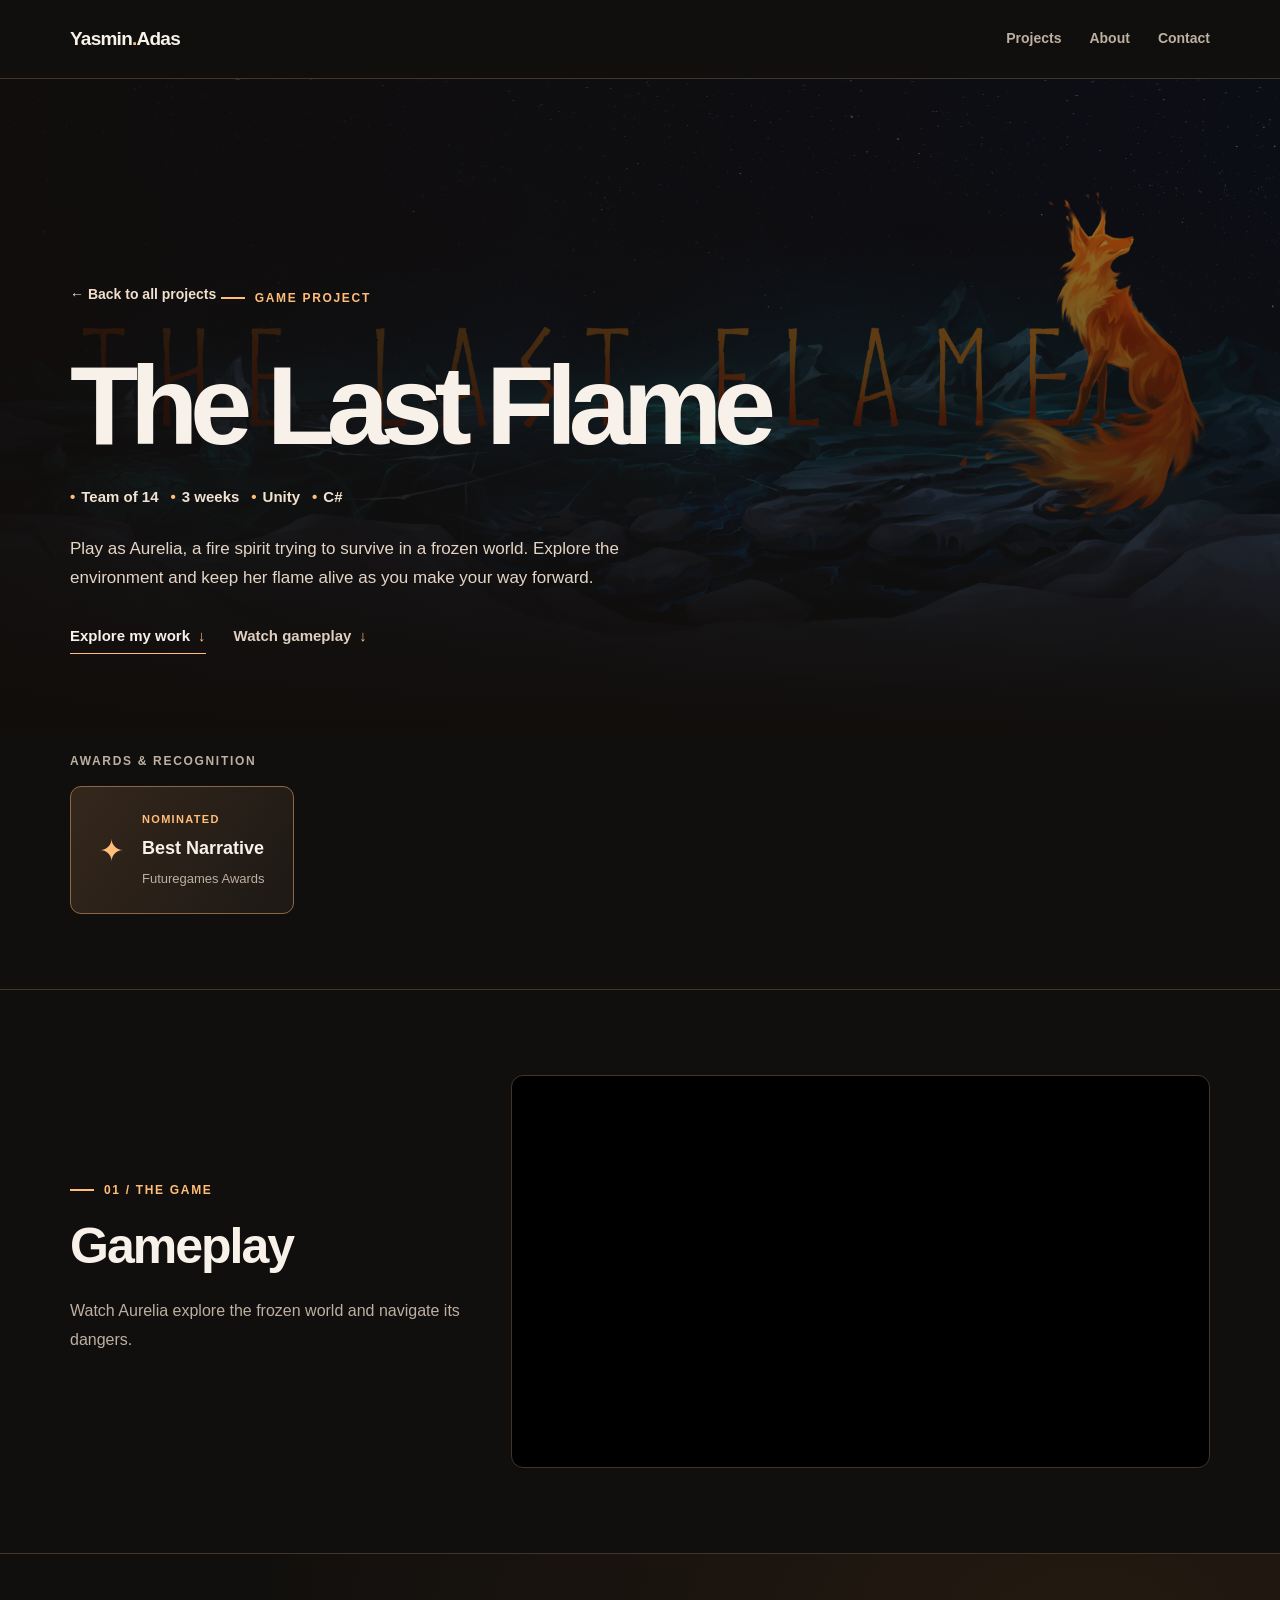
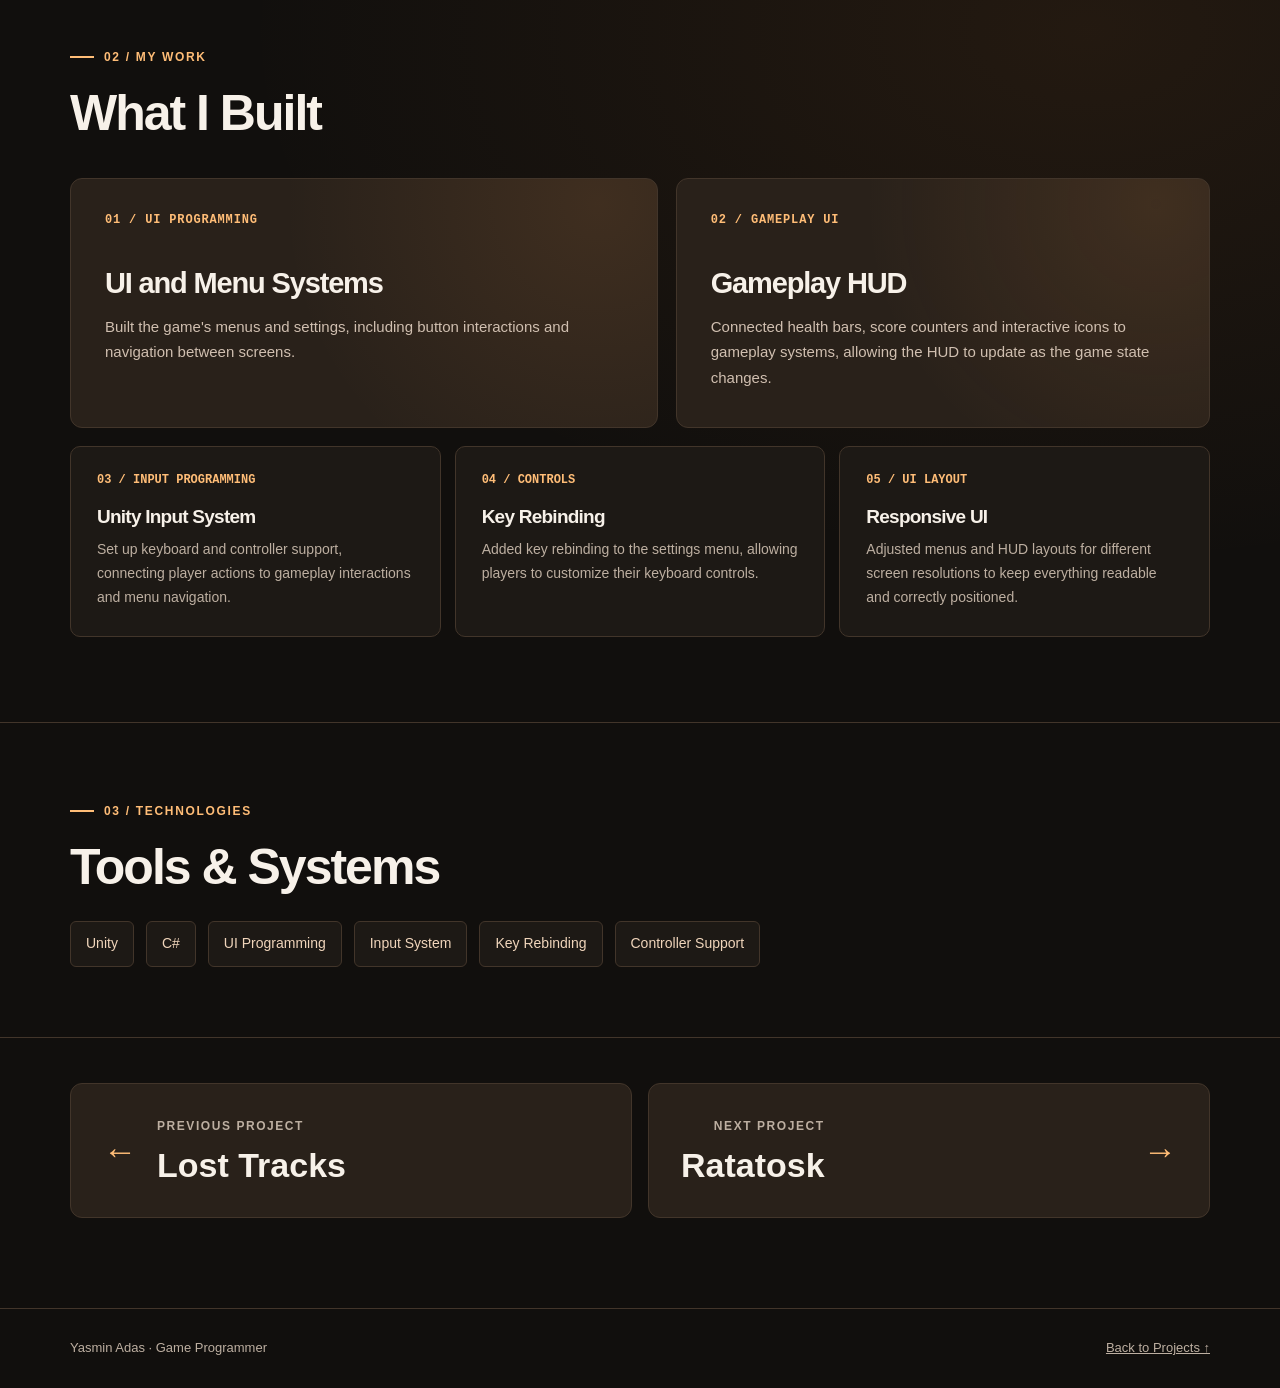
<file: thelastflame.html>
<!DOCTYPE html>
<html lang="en">
<head>
<meta charset="UTF-8">
<meta name="viewport" content="width=device-width, initial-scale=1.0">
<meta name="description" content="The Last Flame – UI and input programming by Yasmin Adas.">
<title>The Last Flame | Yasmin Adas</title>

<style>
:root {
    --bg: #110f0d;
    --panel: #1d1915;
    --panel-light: #29211a;
    --line: #42352a;
    --text: #f7f1e9;
    --muted: #bdafa1;
    --accent: #ffbd77;
    --accent-dark: #423021;
    --max-width: 1140px;
}

* {
    box-sizing: border-box;
}

html {
    scroll-behavior: smooth;
}

body {
    margin: 0;
    background: var(--bg);
    color: var(--text);
    font-family: Inter, "Segoe UI", Arial, sans-serif;
    line-height: 1.7;
    overflow-x: hidden;
}

a {
    color: inherit;
}

img {
    display: block;
    max-width: 100%;
}

h1, h2, h3, p {
    margin-top: 0;
}

h1, h2, h3 {
    line-height: 1.15;
    letter-spacing: -.04em;
}

.container {
    width: min(calc(100% - 48px), var(--max-width));
    margin-inline: auto;
}

/* NAVIGATION */

.site-header {
    position: relative;
    z-index: 10;
    background: var(--bg);
    border-bottom: 1px solid var(--line);
}

.navigation {
    min-height: 78px;
    display: flex;
    align-items: center;
    justify-content: space-between;
    gap: 24px;
}

.brand {
    font-size: 19px;
    font-weight: 800;
    letter-spacing: -.04em;
    text-decoration: none;
}

.brand span {
    color: var(--accent);
}

.nav-links {
    display: flex;
    flex-wrap: wrap;
    gap: 28px;
}

.nav-links a {
    color: var(--muted);
    font-size: 14px;
    font-weight: 600;
    text-decoration: none;
}

.nav-links a:hover {
    color: var(--accent);
}

/* HERO */

.hero {
    position: relative;
    min-height: 650px;
    display: flex;
    align-items: flex-end;
    overflow: hidden;
    background: #2b1a10;
}

.hero-image {
    position: absolute;
    inset: 0;
    width: 100%;
    height: 100%;
    object-fit: cover;
    object-position: center;
}

.hero::after {
    content: "";
    position: absolute;
    inset: 0;
    background:
        linear-gradient(
            90deg,
            rgba(17, 13, 11, .88),
            rgba(17, 13, 11, .48) 65%,
            rgba(17, 13, 11, .18)
        ),
        linear-gradient(
            0deg,
            var(--bg),
            rgba(17, 15, 13, .12) 85%
        );
}

.hero-content {
    position: relative;
    z-index: 1;
    padding: 85px 0 75px;
}

.back-link {
    display: inline-block;
    margin-bottom: 45px;
    color: #f0dfcc;
    font-size: 14px;
    font-weight: 600;
    text-decoration: none;
}

.back-link:hover {
    color: var(--accent);
}

.eyebrow {
    display: inline-flex;
    align-items: center;
    gap: 10px;
    margin-bottom: 18px;
    color: var(--accent);
    font-size: 12px;
    font-weight: 800;
    letter-spacing: .14em;
    text-transform: uppercase;
}

.eyebrow::before {
    content: "";
    width: 24px;
    height: 2px;
    background: currentColor;
}

.hero h1 {
    max-width: 850px;
    margin-bottom: 25px;
    font-size: clamp(55px, 9vw, 112px);
    font-weight: 900;
    line-height: .96;
    letter-spacing: -.075em;
}

.project-meta {
    display: flex;
    flex-wrap: wrap;
    gap: 12px;
    margin: 0 0 25px;
    color: #f2e2d2;
    font-size: 15px;
    font-weight: 600;
}

.project-meta span {
    white-space: nowrap;
}

.project-meta span::before {
    content: "•";
    margin-right: 6px;
    color: var(--accent);
}

.hero-description {
    max-width: 560px;
    color: #e4d4c5;
    font-size: 17px;
}

/* HERO LINKS */

.hero-actions {
    display: flex;
    flex-wrap: wrap;
    gap: 28px;
    margin-top: 30px;
}

.hero-link {
    display: inline-flex;
    align-items: center;
    gap: 8px;
    padding-bottom: 5px;
    border-bottom: 1px solid var(--accent);
    color: var(--text);
    font-size: 15px;
    font-weight: 600;
    text-decoration: none;
}

.hero-link.secondary {
    border-bottom-color: transparent;
    color: #e1cfc0;
}

.hero-link:hover,
.hero-link.secondary:hover {
    color: var(--accent);
    border-bottom-color: var(--accent);
}

.link-arrow {
    color: var(--accent);
}

/* AWARD */

.awards-section {
    padding: 22px 0 75px;
}

.awards-heading {
    margin-bottom: 15px;
    color: var(--muted);
    font-size: 12px;
    font-weight: 800;
    letter-spacing: .14em;
    text-transform: uppercase;
}

.award {
    display: inline-flex;
    align-items: center;
    gap: 18px;
    max-width: 100%;
    padding: 23px 28px;
    border: 1px solid #8c6745;
    border-radius: 11px;
    background:
        linear-gradient(125deg, #35271c, var(--panel));
}

.award-icon {
    flex-shrink: 0;
    color: var(--accent);
    font-size: 30px;
}

.award-content {
    display: flex;
    flex-direction: column;
}

.award-status {
    color: var(--accent);
    font-size: 11px;
    font-weight: 800;
    letter-spacing: .12em;
    text-transform: uppercase;
}

.award-title {
    margin-top: 4px;
    font-size: 18px;
}

.award-event {
    margin-top: 4px;
    color: var(--muted);
    font-size: 13px;
}

/* CONTENT SECTIONS */

.section {
    padding: 85px 0;
    border-top: 1px solid var(--line);
}

.section-title {
    margin-bottom: 20px;
    font-size: clamp(34px, 4.5vw, 50px);
    font-weight: 850;
}

.section-intro {
    max-width: 750px;
    color: var(--muted);
    font-size: 16px;
    line-height: 1.85;
}

/* VIDEO */

.video-layout {
    display: grid;
    grid-template-columns: minmax(0, 1fr) 1.75fr;
    align-items: center;
    gap: 42px;
}

.video-container {
    aspect-ratio: 16 / 9;
    overflow: hidden;
    border: 1px solid var(--line);
    border-radius: 12px;
    background: #000;
}

.video-container iframe {
    width: 100%;
    height: 100%;
    border: 0;
}

/* MY CONTRIBUTIONS */

.contributions-section {
    background:
        radial-gradient(
            ellipse at 85% 10%,
            rgba(221, 129, 51, .09),
            transparent 55%
        );
}

.featured-grid {
    display: grid;
    grid-template-columns: 1.1fr 1fr;
    gap: 18px;
    margin: 35px 0 18px;
}

.feature {
    position: relative;
    min-height: 250px;
    padding: 34px;
    border: 1px solid var(--line);
    border-radius: 12px;
    background:
        radial-gradient(
            circle at 90% 10%,
            rgba(245, 154, 77, .11),
            transparent 55%
        ),
        var(--panel-light);
}

.feature-label {
    display: block;
    margin-bottom: 40px;
    color: var(--accent);
    font: 800 12px Consolas, monospace;
    letter-spacing: .07em;
}

.feature h3 {
    margin-bottom: 14px;
    font-size: 29px;
}

.feature p {
    max-width: 480px;
    margin: 0;
    color: #d0bfb0;
    font-size: 15px;
}

.more-contributions {
    display: grid;
    grid-template-columns: repeat(3, minmax(0, 1fr));
    gap: 14px;
}

.contribution {
    padding: 26px;
    border: 1px solid var(--line);
    border-radius: 10px;
    background: var(--panel);
}

.contribution-label {
    display: block;
    margin-bottom: 19px;
    color: var(--accent);
    font: 800 12px Consolas, monospace;
}

.contribution h3 {
    margin-bottom: 11px;
    font-size: 19px;
}

.contribution p {
    margin: 0;
    color: var(--muted);
    font-size: 14px;
}

/* TECHNOLOGIES */

.technologies-section {
    padding: 70px 0;
    border-top: 1px solid var(--line);
}

.tech-tags {
    display: flex;
    flex-wrap: wrap;
    gap: 12px;
    margin-top: 25px;
}

.tech-tag {
    padding: 10px 15px;
    border: 1px solid var(--line);
    border-radius: 6px;
    background: var(--panel);
    color: #f0d5bb;
    font-size: 14px;
}

/* PREVIOUS AND NEXT PROJECTS */

.project-navigation-section {
    padding: 45px 0 90px;
    border-top: 1px solid var(--line);
}

.project-navigation-grid {
    display: grid;
    grid-template-columns: repeat(2, minmax(0, 1fr));
    gap: 16px;
}

.project-navigation-link {
    display: flex;
    justify-content: space-between;
    align-items: center;
    gap: 20px;
    padding: 32px;
    border: 1px solid var(--line);
    border-radius: 12px;
    background: var(--panel-light);
    text-decoration: none;
    transition: background .2s ease, border-color .2s ease;
}

.project-navigation-link:hover {
    border-color: var(--accent);
    background: #39291c;
}

.project-navigation-link.previous {
    justify-content: flex-start;
}

.project-navigation-link.next {
    text-align: right;
}

.project-navigation-label {
    display: block;
    margin-bottom: 8px;
    color: var(--muted);
    font-size: 12px;
    font-weight: 800;
    letter-spacing: .13em;
}

.project-navigation-link strong {
    display: block;
    font-size: clamp(22px, 3vw, 34px);
    line-height: 1.2;
}

.project-navigation-arrow {
    flex-shrink: 0;
    color: var(--accent);
    font-size: 34px;
    line-height: 1;
}

/* FOOTER */

.footer {
    padding: 28px 0;
    border-top: 1px solid var(--line);
    color: var(--muted);
    font-size: 13px;
}

.footer-inner {
    display: flex;
    justify-content: space-between;
    gap: 16px;
    flex-wrap: wrap;
}

/* ACCESSIBILITY */

a:focus-visible {
    outline: 2px solid var(--accent);
    outline-offset: 4px;
}

/* TABLET */

@media (max-width: 900px) {
    .video-layout {
        grid-template-columns: 1fr;
        gap: 26px;
    }

    .more-contributions {
        grid-template-columns: repeat(2, minmax(0, 1fr));
    }
}

/* MOBILE */

@media (max-width: 650px) {
    .container {
        width: min(calc(100% - 32px), var(--max-width));
    }

    .navigation {
        flex-direction: column;
        align-items: flex-start;
        padding: 18px 0;
        gap: 12px;
    }

    .nav-links {
        gap: 20px;
    }

    .hero {
        min-height: 580px;
    }

    .hero-content {
        padding: 55px 0 65px;
    }

    .back-link {
        margin-bottom: 50px;
    }

    .hero h1 {
        font-size: clamp(50px, 11vw, 75px);
    }

    .hero-description {
        font-size: 15px;
    }

    .section {
        padding: 60px 0;
    }

    .awards-section {
        padding-bottom: 55px;
    }

    .award {
        width: 100%;
        padding: 20px;
    }

    .featured-grid,
    .more-contributions,
    .project-navigation-grid {
        grid-template-columns: 1fr;
    }

    .feature {
        min-height: 220px;
        padding: 26px;
    }

    .feature-label {
        margin-bottom: 25px;
    }

    .contribution {
        padding: 24px;
    }

    .technologies-section {
        padding: 55px 0;
    }

    .project-navigation-link {
        padding: 24px;
    }
}

/* TOUCH */

@media (hover: none) {
    .project-navigation-link:active,
    .hero-link:active {
        filter: brightness(1.15);
    }
}

/* REDUCED MOTION */

@media (prefers-reduced-motion: reduce) {
    html {
        scroll-behavior: auto;
    }

    .project-navigation-link {
        transition: none;
    }
}
</style>
</head>

<body>

<!-- NAVIGATION -->

<header class="site-header">
    <nav class="navigation container" aria-label="Main navigation">

        <a href="index.html#home" class="brand">
            Yasmin<span>.</span>Adas
        </a>

        <div class="nav-links">
            <a href="index.html#projects">Projects</a>
            <a href="index.html#about">About</a>
            <a href="index.html#contact">Contact</a>
        </div>

    </nav>
</header>

<main>

<!-- HERO -->

<section class="hero">

    <img
        class="hero-image"
        src="images/thelastflame.png"
        alt="The Last Flame gameplay artwork"
    >

    <div class="container hero-content">

        <a class="back-link" href="index.html#projects">
            ← Back to all projects
        </a>

        <div class="eyebrow">
            Game Project
        </div>

        <h1>The Last Flame</h1>

        <div class="project-meta" aria-label="Project details">
            <span>Team of 14</span>
            <span>3 weeks</span>
            <span>Unity</span>
            <span>C#</span>
        </div>

        <p class="hero-description">
            Play as Aurelia, a fire spirit trying to survive
            in a frozen world. Explore the environment
            and keep her flame alive as you make your way forward.
        </p>

        <div class="hero-actions">

            <a class="hero-link" href="#my-work">
                Explore my work
                <span class="link-arrow" aria-hidden="true">↓</span>
            </a>

            <a class="hero-link secondary" href="#gameplay-video">
                Watch gameplay
                <span class="link-arrow" aria-hidden="true">↓</span>
            </a>

        </div>

    </div>
</section>

<!-- AWARDS -->

<section class="awards-section">
    <div class="container">

        <p class="awards-heading">
            Awards &amp; Recognition
        </p>

        <div class="award">

            <span class="award-icon" aria-hidden="true">✦</span>

            <div class="award-content">
                <span class="award-status">
                    Nominated
                </span>

                <strong class="award-title">
                    Best Narrative
                </strong>

                <span class="award-event">
                    Futuregames Awards
                </span>
            </div>

        </div>

    </div>
</section>

<!-- GAMEPLAY VIDEO -->

<section class="section" id="gameplay-video">
    <div class="container video-layout">

        <div>

            <div class="eyebrow">
                01 / The Game
            </div>

            <h2 class="section-title">
                Gameplay
            </h2>

            <p class="section-intro">
                Watch Aurelia explore the frozen world
                and navigate its dangers.
            </p>

        </div>

        <div class="video-container">

            <iframe
                src="https://www.youtube-nocookie.com/embed/nUDnp9h0c_w"
                title="The Last Flame Gameplay Video"
                loading="lazy"
                referrerpolicy="strict-origin-when-cross-origin"
                allow="accelerometer; autoplay; clipboard-write; encrypted-media; gyroscope; picture-in-picture; web-share"
                allowfullscreen>
            </iframe>

        </div>

    </div>
</section>

<!-- MY CONTRIBUTIONS -->

<section class="section contributions-section" id="my-work">
    <div class="container">

        <div class="eyebrow">
            02 / My Work
        </div>

        <h2 class="section-title">
            What I Built
        </h2>

        <div class="featured-grid">

            <!-- UI AND MENUS -->

            <article class="feature">

                <span class="feature-label">
                    01 / UI PROGRAMMING
                </span>

                <h3>
                    UI and Menu Systems
                </h3>

                <p>
                    Built the game's menus and settings,
                    including button interactions and
                    navigation between screens.
                </p>

            </article>

            <!-- GAMEPLAY HUD -->

            <article class="feature">

                <span class="feature-label">
                    02 / GAMEPLAY UI
                </span>

                <h3>
                    Gameplay HUD
                </h3>

                <p>
                    Connected health bars, score counters
                    and interactive icons to gameplay systems,
                    allowing the HUD to update as the
                    game state changes.
                </p>

            </article>

        </div>

        <div class="more-contributions">

            <!-- INPUT SYSTEM -->

            <article class="contribution">

                <span class="contribution-label">
                    03 / INPUT PROGRAMMING
                </span>

                <h3>
                    Unity Input System
                </h3>

                <p>
                    Set up keyboard and controller support,
                    connecting player actions to gameplay
                    interactions and menu navigation.
                </p>

            </article>

            <!-- KEY REBINDING -->

            <article class="contribution">

                <span class="contribution-label">
                    04 / CONTROLS
                </span>

                <h3>
                    Key Rebinding
                </h3>

                <p>
                    Added key rebinding to the settings menu,
                    allowing players to customize their
                    keyboard controls.
                </p>

            </article>

            <!-- RESPONSIVE UI -->

            <article class="contribution">

                <span class="contribution-label">
                    05 / UI LAYOUT
                </span>

                <h3>
                    Responsive UI
                </h3>

                <p>
                    Adjusted menus and HUD layouts for
                    different screen resolutions to keep
                    everything readable and correctly positioned.
                </p>

            </article>

        </div>

    </div>
</section>

<!-- TECHNOLOGIES -->

<section class="technologies-section">
    <div class="container">

        <div class="eyebrow">
            03 / Technologies
        </div>

        <h2 class="section-title">
            Tools &amp; Systems
        </h2>

        <div class="tech-tags">
            <span class="tech-tag">Unity</span>
            <span class="tech-tag">C#</span>
            <span class="tech-tag">UI Programming</span>
            <span class="tech-tag">Input System</span>
            <span class="tech-tag">Key Rebinding</span>
            <span class="tech-tag">Controller Support</span>
        </div>

    </div>
</section>

<!-- PREVIOUS AND NEXT PROJECTS -->

<section class="project-navigation-section">
    <div class="container">

        <nav class="project-navigation-grid" aria-label="Project navigation">

            <a
                href="losttracks.html"
                class="project-navigation-link previous"
            >

                <span class="project-navigation-arrow" aria-hidden="true">
                    ←
                </span>

                <div>
                    <span class="project-navigation-label">
                        PREVIOUS PROJECT
                    </span>

                    <strong>
                        Lost Tracks
                    </strong>
                </div>

            </a>

            <a
                href="ratatosk.html"
                class="project-navigation-link next"
            >

                <div>
                    <span class="project-navigation-label">
                        NEXT PROJECT
                    </span>

                    <strong>
                        Ratatosk
                    </strong>
                </div>

                <span class="project-navigation-arrow" aria-hidden="true">
                    →
                </span>

            </a>

        </nav>

    </div>
</section>

</main>

<!-- FOOTER -->

<footer class="footer">
    <div class="container footer-inner">

        <span>
            Yasmin Adas · Game Programmer
        </span>

        <a href="index.html#projects">
            Back to Projects ↑
        </a>

    </div>
</footer>

</body>
</html>
</file>
<file: style.css>
/* Base styles */
@import url('https://fonts.googleapis.com/css2?family=Inter:wght@400;500;600;700&display=swap');
:root {

    --background: #111214;
    --surface: #1b1d20;
    --text: #f5f5f5;
    --muted: #a3a6ad;
    --accent: #a3b8a0;
    --border: #303237;
}

* {
    box-sizing: border-box;
}

html {
    scroll-behavior: smooth;
}

body {
    margin: 0;
    background: var(--background);
    color: var(--text);
    font-family: 'Inter', Arial, Helvetica, sans-serif;
    line-height: 1.6;
}

a {
    color: inherit;
    text-decoration: none;
}

/* Navigation */
header {
    border-bottom: 1px solid var(--border);
}

nav {
    max-width: 1100px;
    margin: 0 auto;
    padding: 24px;
    display: flex;
    align-items: center;
    justify-content: space-between;
    gap: 24px;
}

nav > a {
    font-weight: 700;
    font-size: 18px;
}

nav > div {
    display: flex;
    flex-wrap: wrap;
    gap: 28px;
}

nav a:hover {
    color: var(--accent);
}

/* Main layout */
main {
    max-width: 1100px;
    margin: 0 auto;
    padding: 0 24px;
}

section {
    padding: 90px 0;
    scroll-margin-top: 30px;
}

section + section {
    border-top: 1px solid var(--border);
}

/* Home */
#home {
    min-height: 480px;
    display: flex;
    flex-direction: column;
    justify-content: center;
    align-items: flex-start;
    gap: 14px;
}

#home p,
#home h1 {
    margin: 0;
}

#home p:first-child {
    color: var(--accent);
    font-size: 13px;
    font-weight: 700;
    letter-spacing: 2px;
}

h1 {
    font-size: clamp(42px, 7vw, 76px);
    line-height: 1.1;
    letter-spacing: -2px;
}

#home p:nth-of-type(2) {
    color: var(--muted);
    font-size: 18px;
}

#home a {
    display: inline-block;
    margin-top: 20px;
    padding: 12px 22px;
    border: 1px solid var(--accent);
    border-radius: 5px;
    transition: background 0.2s, color 0.2s;
}

#home a:hover {
    background: var(--accent);
    color: var(--background);
}

/* Section headings */
h2 {
    margin: 0 0 28px;
    font-size: 30px;
    letter-spacing: -0.5px;
}

/* Project grid */
.projects-grid {
    display: grid;
    grid-template-columns: repeat(2, minmax(0, 1fr));
    gap: 32px;
}

/* Project cards */
.project-card {
    min-width: 0;
    padding: 16px;
    background: var(--surface);
    border: 1px solid var(--border);
    border-radius: 10px;
    transition: border-color 0.2s ease;
}

.project-card:hover {
    border-color: var(--accent);
}

/* Project images */
.project-image {
    display: block;
    width: 100%;
    aspect-ratio: 16 / 9;
    object-fit: cover;
    background: #292c30;
    border-radius: 6px;
}

/* Project information */
.project-card h3 {
    margin: 18px 0 4px;
    font-size: 22px;
}

.project-card p {
    margin: 0 0 12px;
    color: var(--muted);
    font-size: 14px;
}

.award {
    display: inline-block;
    color: var(--accent);
    font-size: 13px;
    font-weight: 600;
}

/* Placeholders for projects without screenshots */
.project-placeholder {
    display: flex;
    align-items: center;
    justify-content: center;
    padding: 24px;
    overflow: hidden;
}

.losttracks {
    background: linear-gradient(135deg, #282331, #47344d);
}

.shroomhunt {
    background: linear-gradient(135deg, #202e2a, #385044);
}

.placeholder-content {
    display: flex;
    flex-direction: column;
    align-items: center;
    gap: 12px;
    text-align: center;
}

.placeholder-content strong {
    font-size: clamp(22px, 3vw, 32px);
    letter-spacing: -0.5px;
}

.placeholder-content span {
    color: #d0d2d6;
    font-size: 12px;
    letter-spacing: 1px;
}

.placeholder-content span:last-child {
    letter-spacing: normal;
}

/* Mobile */
@media (max-width: 700px) {
    nav {
        flex-direction: column;
        align-items: flex-start;
        padding: 20px 0;
    }

    nav > div {
        gap: 20px;
    }

    section {
        padding: 60px 0;
    }

    #home {
        min-height: 380px;
    }

    #home p:nth-of-type(2) {
        font-size: 16px;
    }

    .projects-grid {
        grid-template-columns: 1fr;
        gap: 20px;
    }
}

@media (prefers-reduced-motion: reduce) {
    html {
        scroll-behavior: auto;
    }

    #home a,
    .project-card {
        transition: none;
    }
}

/* Project detail page */
.project-detail {
    padding-top: 50px;
}

.back-link {
    display: inline-block;
    margin-bottom: 40px;
    color: var(--muted);
    font-size: 14px;
}

.back-link:hover {
    color: var(--accent);
}

.project-detail h1 {
    margin: 0 0 12px;
    font-size: clamp(42px, 6vw, 64px);
}

.project-subtitle {
    margin: 0 0 28px;
    color: var(--muted);
    font-size: 17px;
}

.project-awards {
    display: flex;
    flex-wrap: wrap;
    gap: 10px;
    margin-bottom: 40px;
}

.project-awards p {
    margin: 0;
    padding: 8px 14px;
    border: 1px solid var(--border);
    border-radius: 5px;
    color: var(--accent);
    font-size: 13px;
}

.project-hero-image {
    display: block;
    width: 100%;
    max-height: 550px;
    object-fit: cover;
    border-radius: 8px;
}

.project-detail-content {
    max-width: 800px;
    margin: 40px auto 0;
}

.project-detail-content section {
    padding: 40px 0;
}

.project-detail-content h2 {
    margin-bottom: 16px;
}

.project-detail-content p {
    color: var(--muted);
    font-size: 16px;
    line-height: 1.8;
}

/* Mobile */
@media (max-width: 700px) {
    .project-detail {
        padding-top: 30px;
    }

    .project-awards {
        flex-direction: column;
        align-items: flex-start;
    }

    .project-detail-content section {
        padding: 30px 0;
    }
}

/* About Me */
.about-content {
    max-width: 720px;
}

.about-content p {
    margin: 0 0 22px;
    color: var(--muted);
    font-size: 17px;
    line-height: 1.85;
}

.about-content p:first-child {
    color: var(--text);
    font-size: 20px;
    font-weight: 500;
}

.about-content p:last-child {
    margin-bottom: 0;
}

@media (max-width: 700px) {
    .about-content p {
        font-size: 16px;
        line-height: 1.7;
    }

    .about-content p:first-child {
        font-size: 18px;
    }
}

/* Contact section */
.contact-intro {
    max-width: 600px;
    margin: 0 0 32px;
    color: var(--muted);
    font-size: 17px;
}

#contact-form {
    max-width: 600px;
    display: flex;
    flex-direction: column;
    gap: 22px;
}

.form-group {
    display: flex;
    flex-direction: column;
    gap: 8px;
}

.form-group label {
    font-size: 14px;
    font-weight: 600;
}

.form-group input,
.form-group textarea {
    width: 100%;
    padding: 14px 16px;
    background: var(--surface);
    border: 1px solid var(--border);
    border-radius: 6px;
    color: var(--text);
    font: inherit;
    transition: border-color 0.2s;
}

.form-group textarea {
    resize: vertical;
    min-height: 150px;
}

.form-group input:focus,
.form-group textarea:focus {
    outline: 2px solid var(--accent);
    outline-offset: 2px;
    border-color: var(--accent);
}

#contact-submit {
    align-self: flex-start;
    min-width: 160px;
    padding: 13px 24px;
    background: var(--accent);
    color: var(--background);
    border: none;
    border-radius: 6px;
    font: inherit;
    font-weight: 600;
    cursor: pointer;
    transition: opacity 0.2s;
}

#contact-submit:hover {
    opacity: 0.85;
}

#contact-submit:disabled {
    opacity: 0.5;
    cursor: not-allowed;
}

#form-status {
    margin: 0;
    font-size: 14px;
}

#form-status:empty {
    display: none;
}

.social-links {
    margin-top: 36px;
}

.social-links a {
    color: var(--accent);
    font-weight: 600;
}

.social-links a:hover {
    text-decoration: underline;
}

/* Accessible project links */
.project-card-link {
    display: block;
    height: 100%;
}

.project-card:focus-within {
    border-color: var(--accent);
}

.project-card-link:focus-visible {
    outline: 2px solid var(--accent);
    outline-offset: 5px;
    border-radius: 6px;
}

/* Mobile */
@media (max-width: 700px) {
    .contact-intro {
        font-size: 16px;
    }

    #contact-submit {
        width: 100%;
    }
}

@media (prefers-reduced-motion: reduce) {
    .form-group input,
    .form-group textarea,
    #contact-submit {
        transition: none;
    }
}

/* Refined navigation */
.site-name {
    white-space: nowrap;
}

.nav-links {
    display: flex;
    gap: 30px;
}

/* Hero layout */
#home {
    min-height: 570px;
    padding: 85px 0;
    display: block;
}

.hero-content {
    width: 100%;
    display: grid;
    grid-template-columns: minmax(0, 1.2fr) minmax(0, 0.8fr);
    align-items: center;
    gap: 65px;
}

.hero-text {
    min-width: 0;
}

#home .hero-label {
    margin: 0 0 20px;
    color: var(--accent);
    font-size: 12px;
    font-weight: 700;
    letter-spacing: 2px;
}

.hero-text h1 {
    margin: 0 0 24px;
    font-size: clamp(42px, 5.5vw, 68px);
    line-height: 1.1;
    letter-spacing: -2px;
}

#home .hero-description {
    margin: 0 0 20px;
    max-width: 490px;
    color: var(--text);
    font-size: clamp(18px, 2vw, 22px);
    line-height: 1.6;
}

#home .hero-tech {
    margin: 0;
    color: var(--muted);
    font-size: 15px;
}

.hero-actions {
    display: flex;
    flex-wrap: wrap;
    align-items: center;
    gap: 14px;
    margin-top: 32px;
}

#home .hero-actions a {
    margin: 0;
    padding: 13px 20px;
    border-radius: 6px;
    font-size: 14px;
    font-weight: 600;
}

#home .primary-button {
    background: var(--accent);
    color: var(--background);
    border: 1px solid var(--accent);
}

#home .primary-button:hover {
    background: transparent;
    color: var(--accent);
}

#home .secondary-button {
    background: transparent;
    color: var(--text);
    border: 1px solid var(--border);
}

#home .secondary-button:hover {
    border-color: var(--accent);
    color: var(--accent);
    background: transparent;
}

/* Portrait */
.hero-photo {
    width: 100%;
    max-width: 370px;
    justify-self: end;
    aspect-ratio: 4 / 5;
    overflow: hidden;
    border-radius: 14px;
    background: var(--surface);
    border: 1px solid var(--border);
}

.hero-photo img {
    display: block;
    width: 100%;
    height: 100%;
    object-fit: cover;
    object-position: center;
}

/* Section headings */
.section-heading {
    margin-bottom: 36px;
}

.section-label {
    margin: 0 0 12px;
    color: var(--accent);
    font-size: 12px;
    font-weight: 700;
    letter-spacing: 2px;
}

.section-heading h2 {
    margin-bottom: 12px;
}

.section-description {
    max-width: 650px;
    margin: 0;
    color: var(--muted);
    font-size: 16px;
    line-height: 1.7;
}

/* Project card improvements */
.project-card {
    overflow: hidden;
    padding: 14px;
}

.project-info {
    padding: 4px 4px 6px;
}

.project-info h3 {
    margin: 16px 0 6px;
}

.project-info .project-role {
    margin-bottom: 3px;
    color: var(--text);
    font-weight: 500;
}

.project-info p {
    color: var(--muted);
}

.project-info .award {
    margin-top: 5px;
    color: var(--accent);
}

/* About */
#about .about-content {
    max-width: 720px;
}

/* Footer */
footer {
    padding: 26px 24px;
    border-top: 1px solid var(--border);
    text-align: center;
}

footer p {
    margin: 0;
    color: var(--muted);
    font-size: 13px;
}

/* Tablet */
@media (max-width: 850px) {
    .hero-content {
        gap: 30px;
    }

    .hero-photo {
        max-width: 300px;
    }
}

/* Mobile */
@media (max-width: 700px) {
    nav {
        padding: 20px 24px;
    }

    .nav-links {
        gap: 20px;
    }

    #home {
        min-height: auto;
        padding: 65px 0;
    }

    .hero-content {
        grid-template-columns: 1fr;
        gap: 35px;
    }

    .hero-photo {
        max-width: 280px;
        justify-self: center;
    }

    .hero-text h1 {
        font-size: clamp(38px, 9vw, 52px);
    }

    #home .hero-description {
        font-size: 18px;
    }

    .hero-actions {
        gap: 12px;
    }

    .section-description {
        font-size: 15px;
    }
}

@media (prefers-reduced-motion: reduce) {
    .project-card,
    #home .hero-actions a {
        transition: none;
    }
}
/* Subtle project card hover effect */
@media (hover: hover) {
    .project-card {
        transition: transform 0.2s ease, border-color 0.2s ease;
    }

    .project-card:hover {
        transform: translateY(-4px);
        border-color: var(--accent);
    }
}

@media (prefers-reduced-motion: reduce) {
    .project-card {
        transition: none;
    }

    .project-card:hover {
        transform: none;
    }
}
</file>
